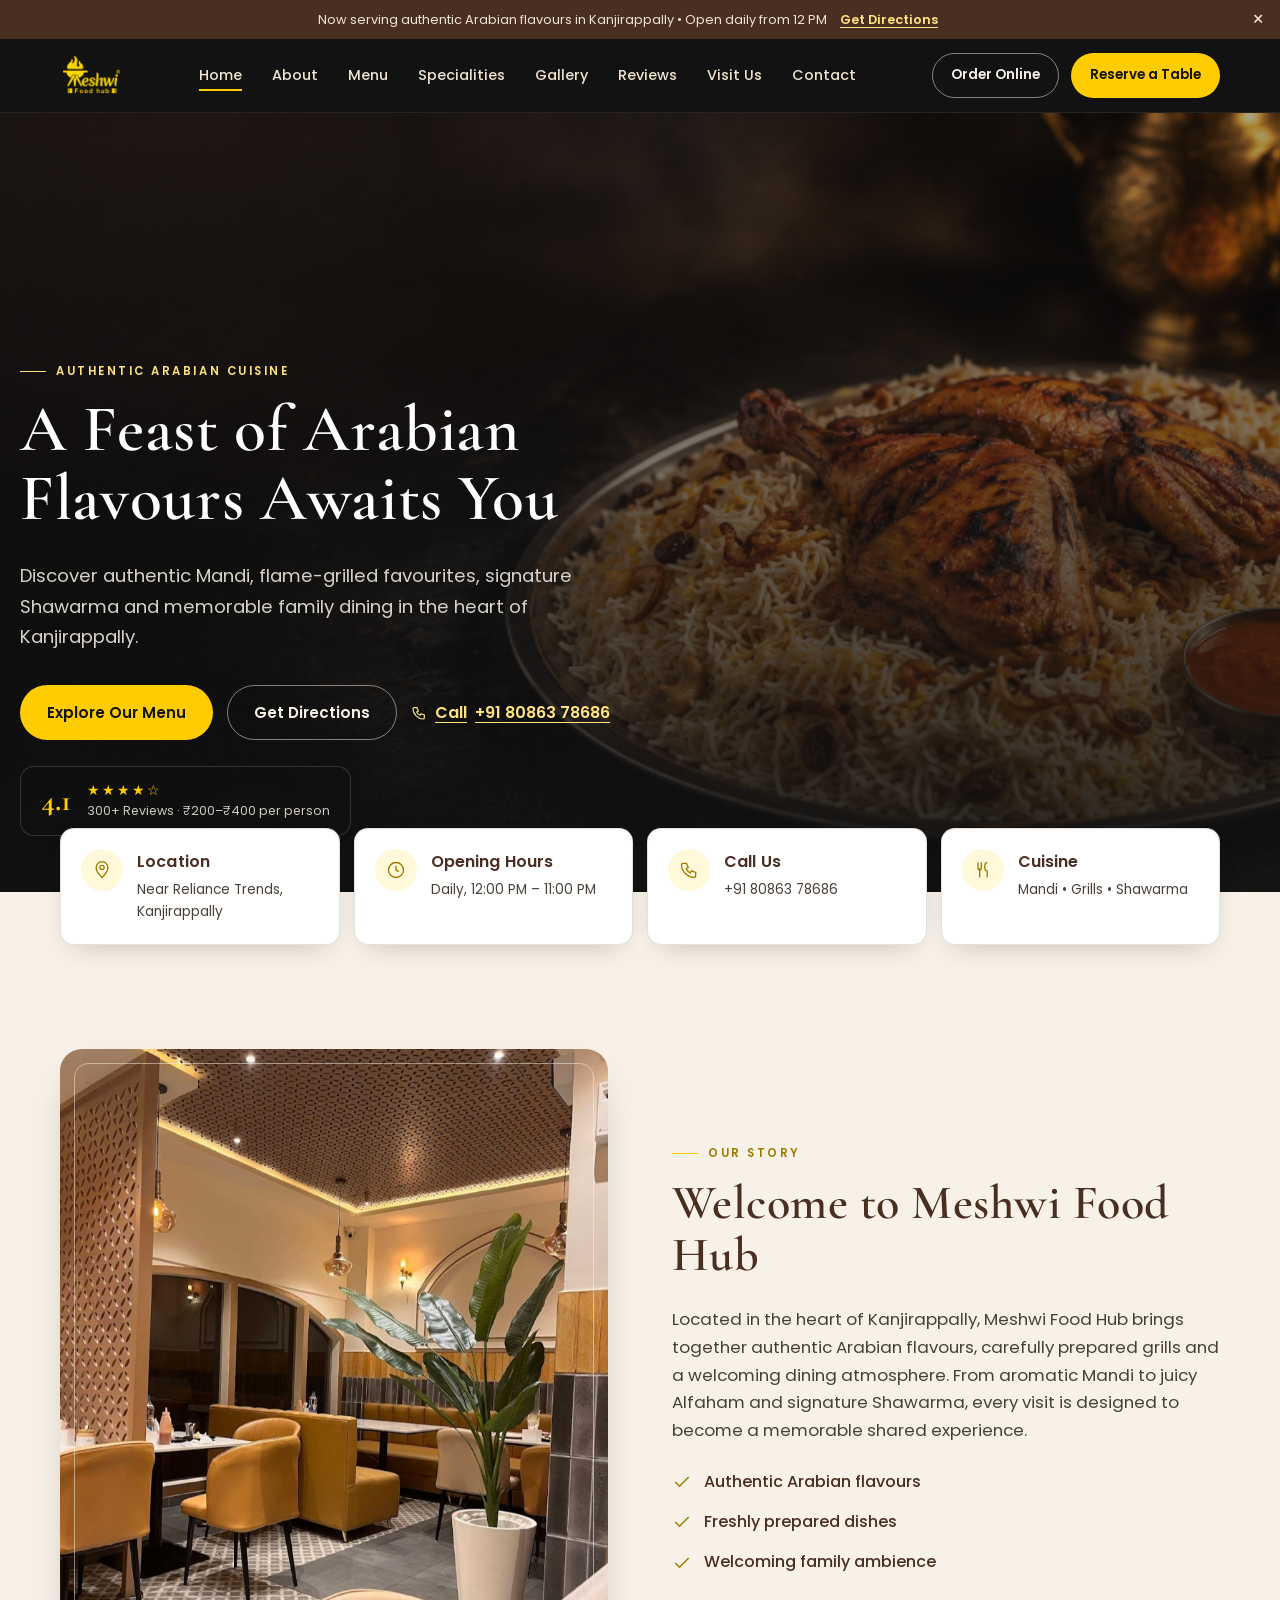
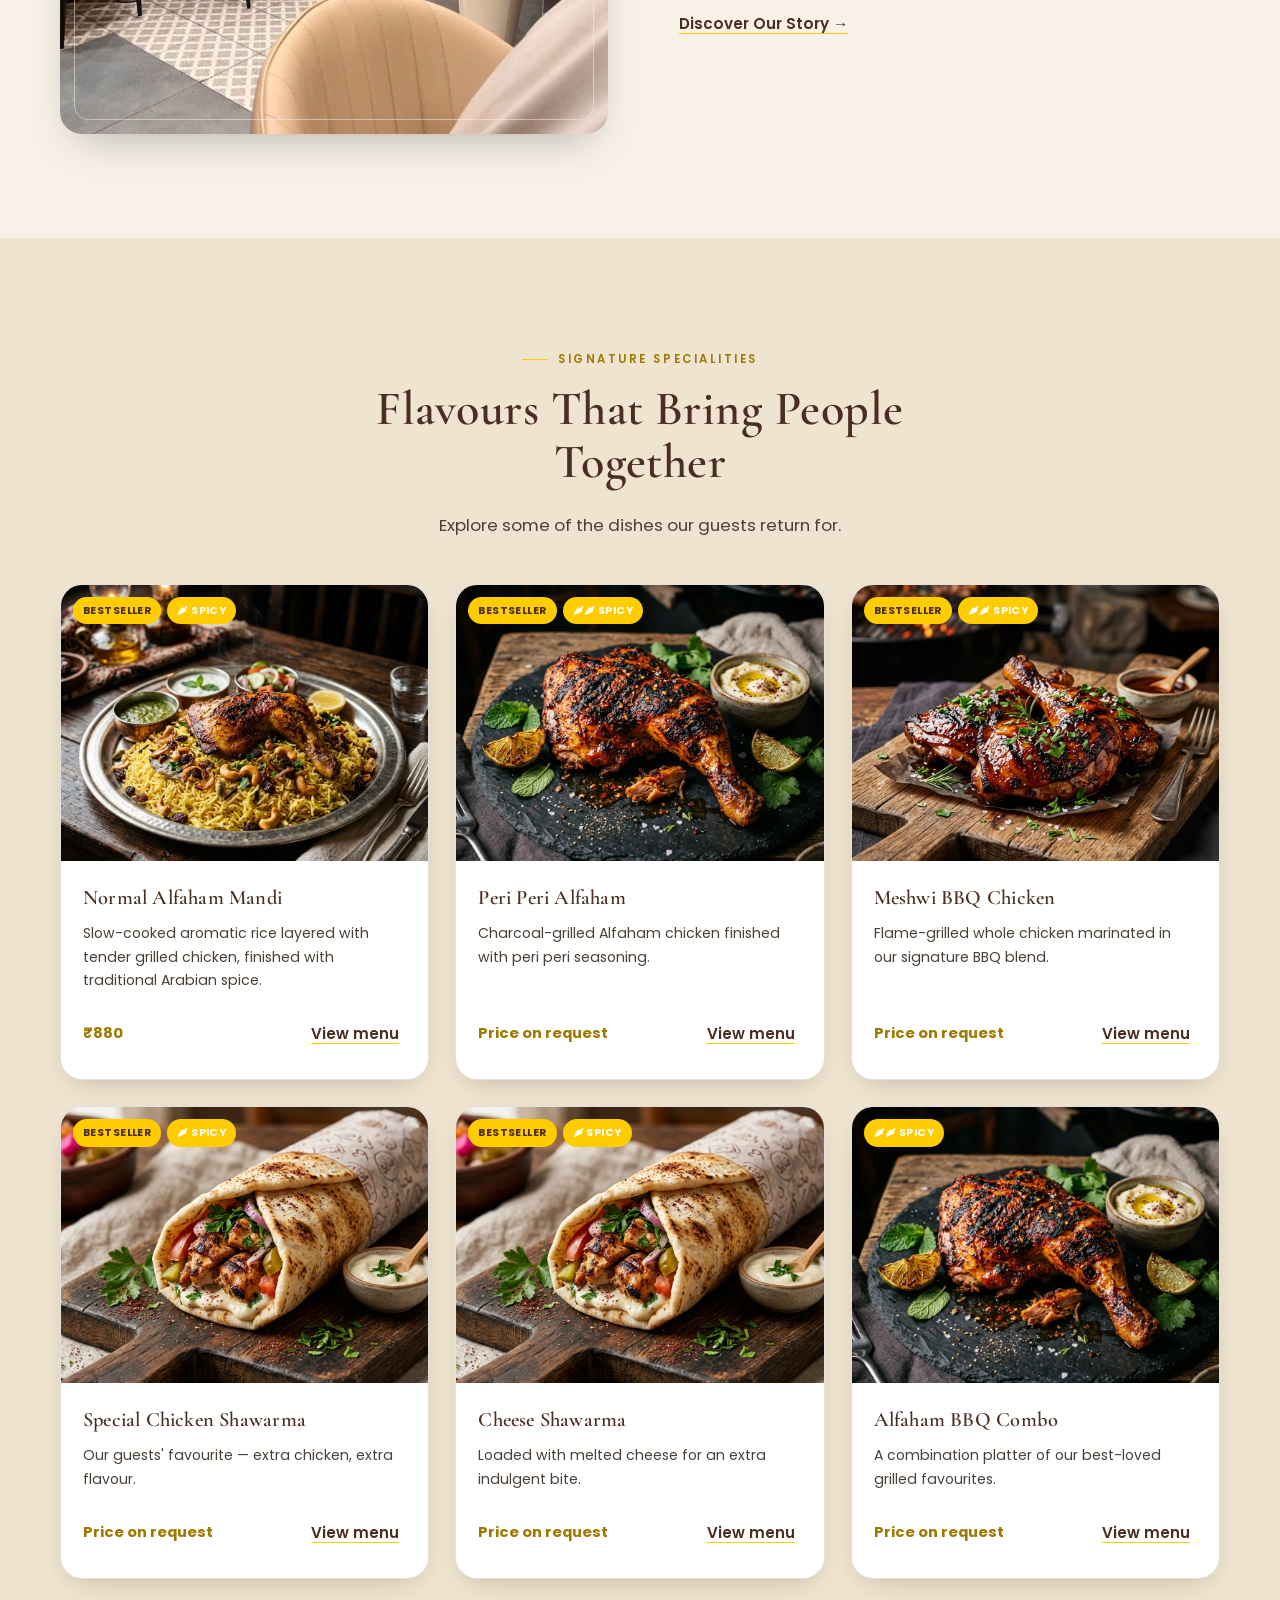
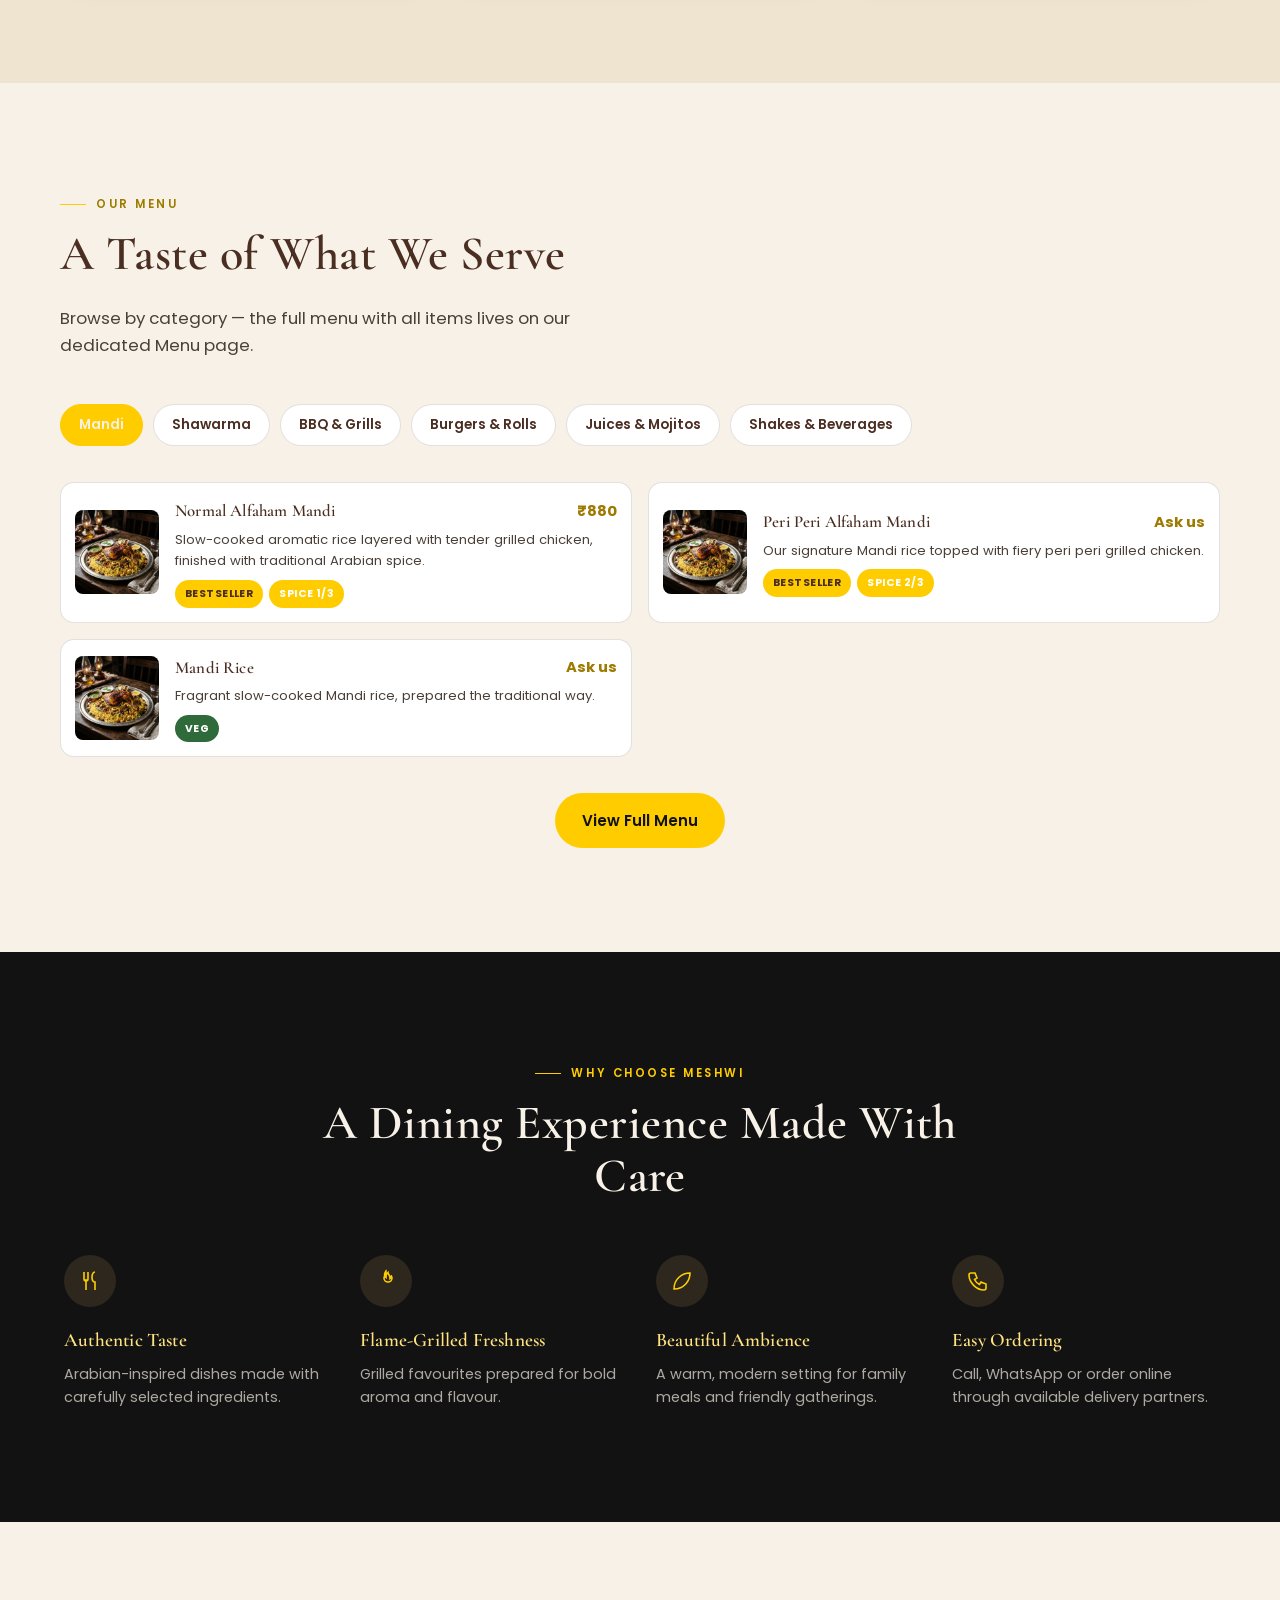
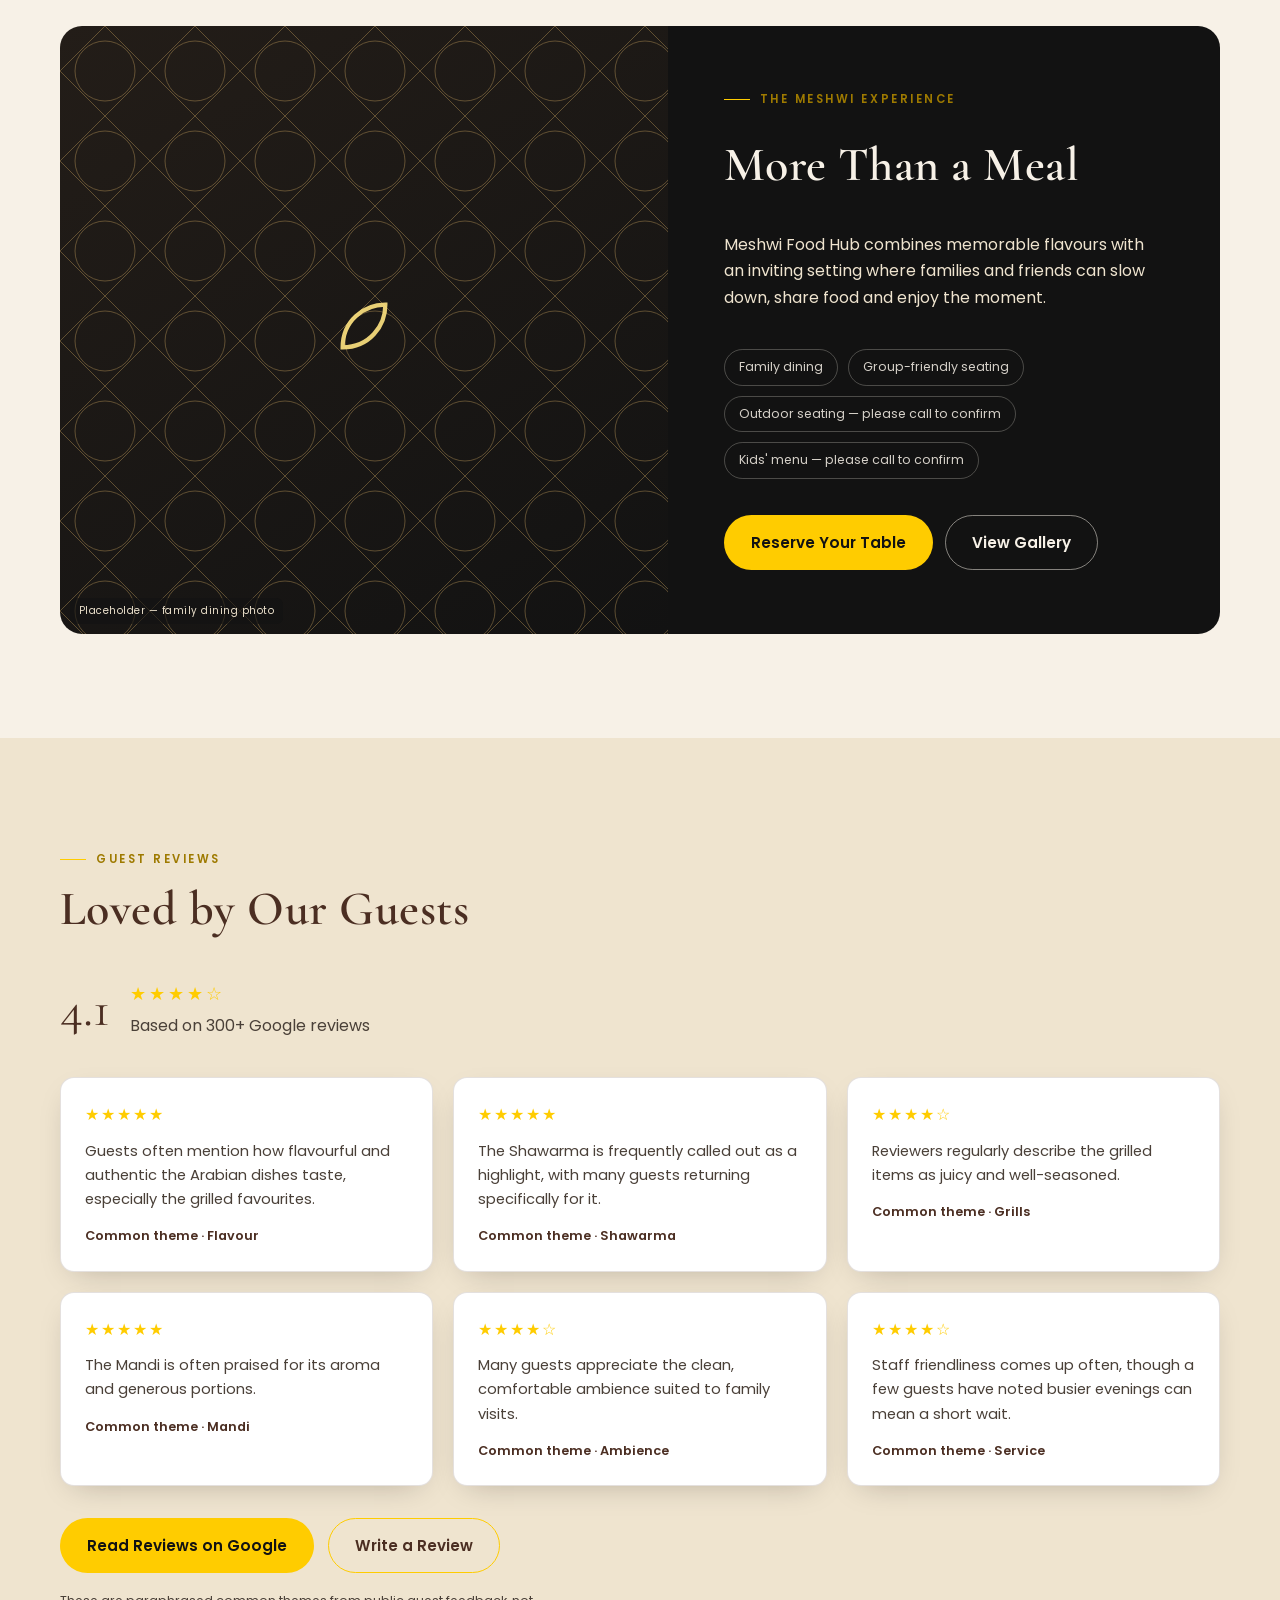
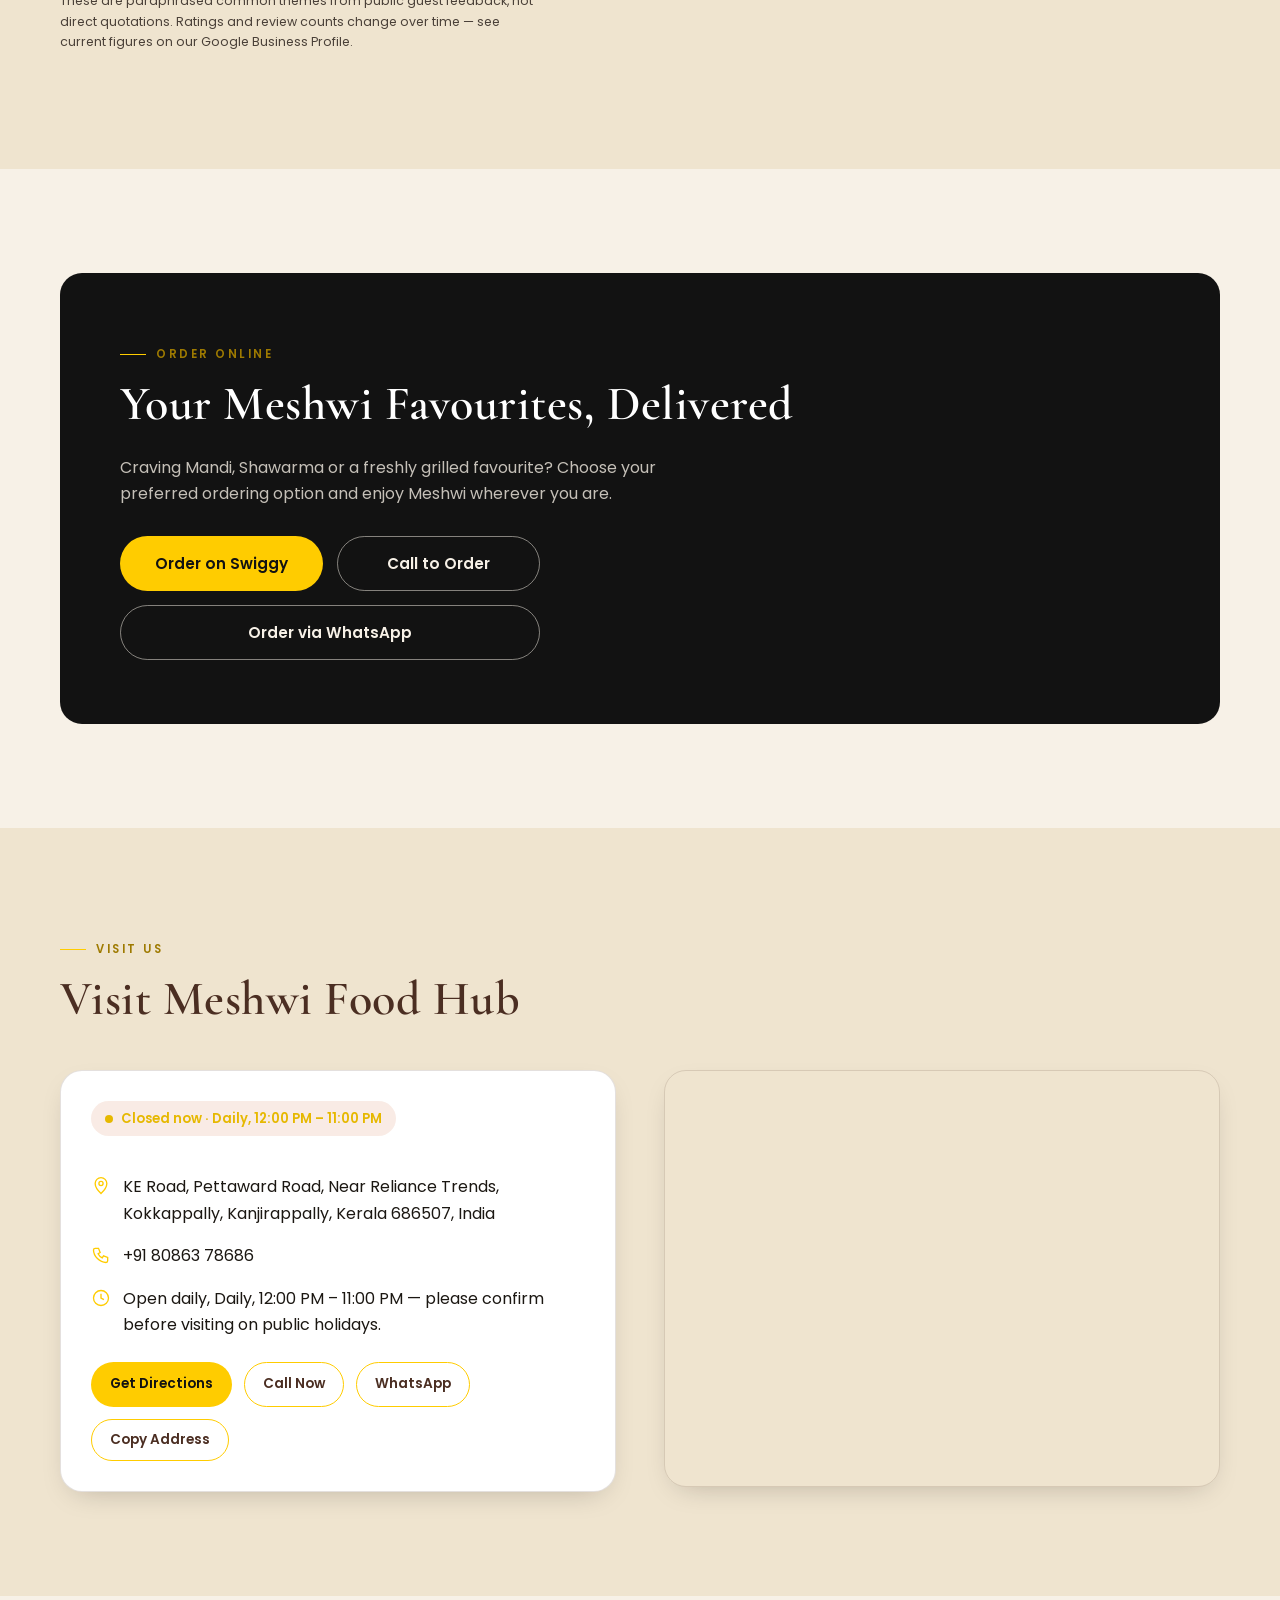
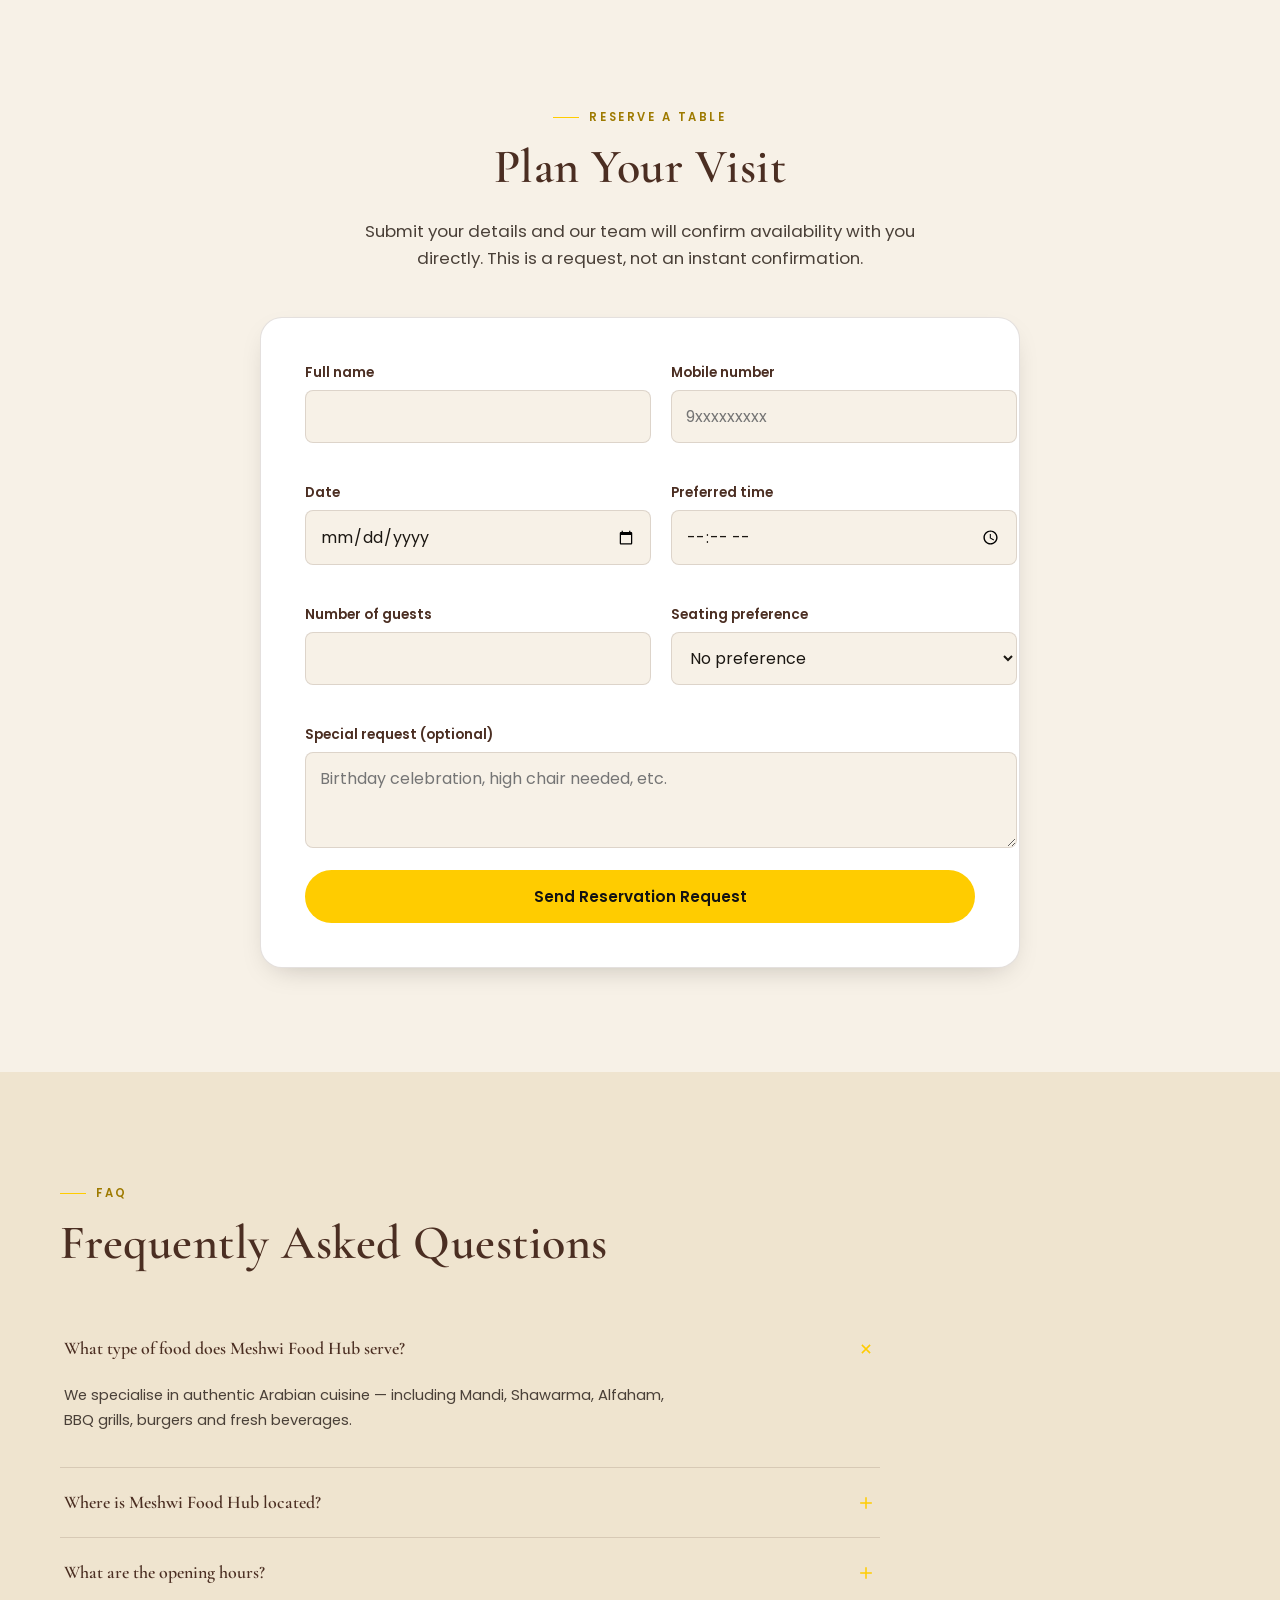
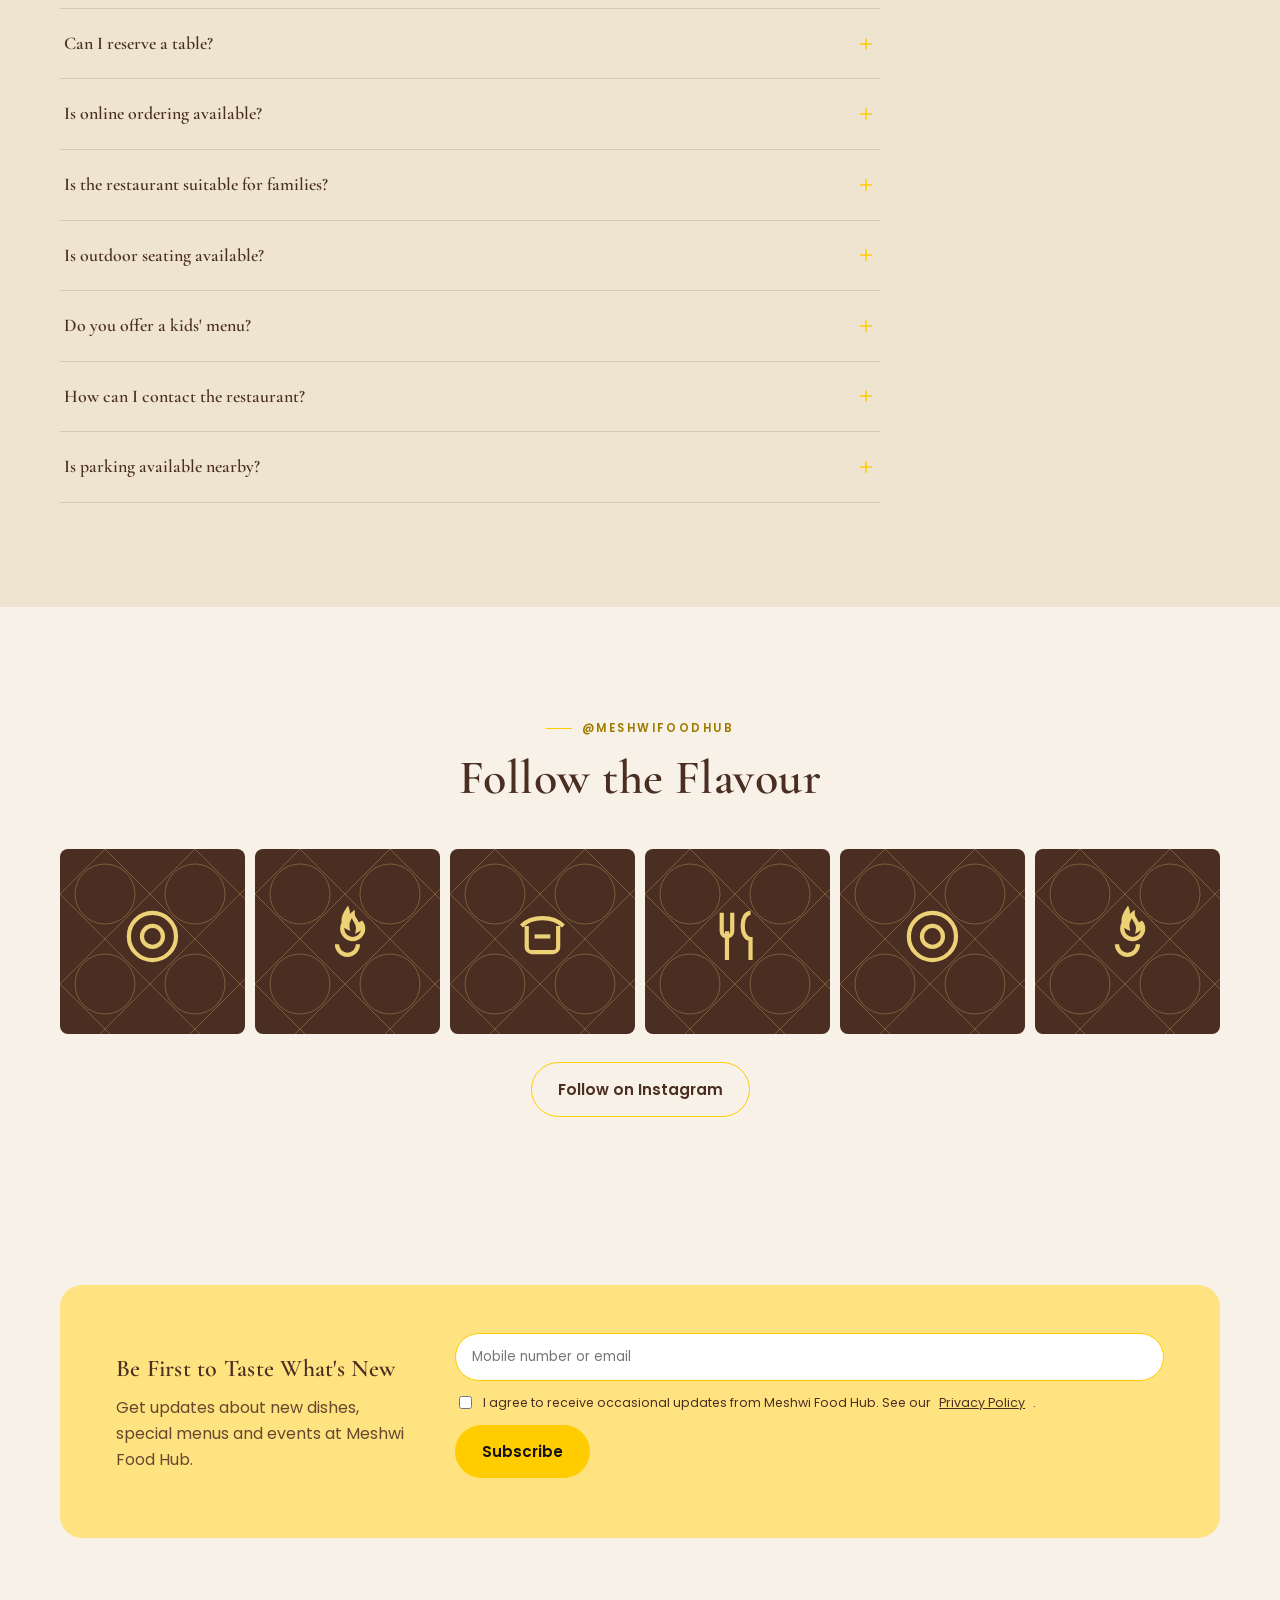
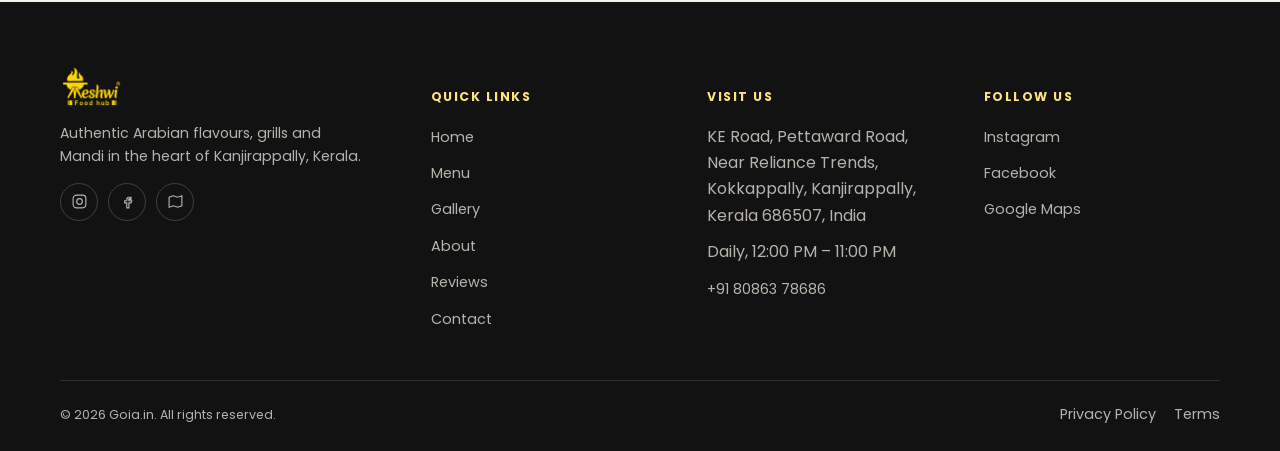
<file: index.html>
<!DOCTYPE html>
<html lang="en">
<head>
<meta charset="UTF-8">
<meta name="viewport" content="width=device-width, initial-scale=1, viewport-fit=cover">
<title>Meshwi Food Hub Kanjirappally | Mandi, Shawarma & Arabian Cuisine</title>
<meta name="description" content="Experience authentic Mandi, Shawarma, Alfaham and Arabian grills at Meshwi Food Hub near Reliance Trends, Kanjirappally. View the menu, order online, get directions or reserve a table.">
<link rel="canonical" href="https://www.meshwifoodhub.com/">
<meta property="og:type" content="restaurant.restaurant">
<meta property="og:title" content="Meshwi Food Hub Kanjirappally | Mandi, Shawarma & Arabian Cuisine">
<meta property="og:description" content="Authentic Mandi, Shawarma, Alfaham and Arabian grills in Kanjirappally, Kerala. Order online, reserve a table, or visit us near Reliance Trends.">
<meta property="og:url" content="https://www.meshwifoodhub.com/">
<meta property="og:site_name" content="Meshwi Food Hub">
<meta name="twitter:card" content="summary_large_image">
<meta name="twitter:title" content="Meshwi Food Hub Kanjirappally">
<meta name="twitter:description" content="Authentic Mandi, Shawarma, Alfaham and Arabian grills in Kanjirappally, Kerala.">
<meta name="keywords" content="Meshwi Food Hub, Meshwi Kanjirappally, Arabian restaurant Kanjirappally, Mandi Kanjirappally, Shawarma Kanjirappally, Alfaham Kanjirappally, grilled chicken Kanjirappally, family restaurant Kanjirappally, restaurants near Reliance Trends Kanjirappally, Arabian food Kottayam">
<link rel="preconnect" href="https://fonts.googleapis.com">
<link rel="preconnect" href="https://fonts.gstatic.com" crossorigin>
<link href="https://fonts.googleapis.com/css2?family=Cormorant+Garamond:wght@500;600;700&family=Poppins:wght@400;500;600;700&display=swap" rel="stylesheet">
<link rel="stylesheet" href="css/style.css">
<script type="application/ld+json">
{
  "@context": "https://schema.org",
  "@type": "Restaurant",
  "name": "Meshwi Food Hub",
  "url": "https://www.meshwifoodhub.com/",
  "telephone": "+91-80863-78686",
  "servesCuisine": ["Arabian", "Mandi", "Shawarma", "Grills"],
  "priceRange": "₹200–₹400",
  "address": {
    "@type": "PostalAddress",
    "streetAddress": "KE Road, Pettaward Road, Near Reliance Trends, Kokkappally",
    "addressLocality": "Kanjirappally",
    "addressRegion": "Kerala",
    "postalCode": "686507",
    "addressCountry": "IN"
  },
  "openingHoursSpecification": {
    "@type": "OpeningHoursSpecification",
    "dayOfWeek": ["Monday","Tuesday","Wednesday","Thursday","Friday","Saturday","Sunday"],
    "opens": "12:00",
    "closes": "23:00"
  },
  "sameAs": [
    "https://www.instagram.com/meshwifoodhub/",
    "https://www.facebook.com/meshwifood/"
  ],
  "menu": "https://www.meshwifoodhub.com/menu.html"
}
</script>
</head>
<body>
<a class="skip-link" href="#main">Skip to content</a>

<!-- ANNOUNCEMENT BAR -->
<div class="announcement">
  Now serving authentic Arabian flavours in Kanjirappally • Open daily from 12 PM
  <a data-config-href="maps.directionsUrl" href="#" target="_blank" rel="noopener noreferrer">Get Directions</a>
  <button class="announcement__close" aria-label="Close announcement">&times;</button>
</div>

<!-- HEADER -->
<header class="site-header">
  <div class="container header-inner">
    <a href="index.html" class="brand" aria-label="Meshwi Food Hub home">
      <img src="assets/logo.png" alt="Meshwi Food Hub" class="brand-logo">
    </a>
    <nav class="main-nav" aria-label="Primary">
      <ul>
        <li><a href="index.html" class="active">Home</a></li>
        <li><a href="about.html">About</a></li>
        <li><a href="menu.html">Menu</a></li>
        <li><a href="index.html#specialities">Specialities</a></li>
        <li><a href="gallery.html">Gallery</a></li>
        <li><a href="index.html#reviews">Reviews</a></li>
        <li><a href="index.html#visit">Visit Us</a></li>
        <li><a href="contact.html">Contact</a></li>
      </ul>
    </nav>
    <div class="header-actions">
      <a href="index.html#order" class="btn btn-outline-light btn-sm">Order Online</a>
      <a href="index.html#reserve" class="btn btn-primary btn-sm">Reserve a Table</a>
      <button class="hamburger" data-menu-open aria-expanded="false" aria-controls="mobileMenu" aria-label="Open menu">
        <svg viewBox="0 0 24 24" fill="none" stroke="currentColor" stroke-width="1.8"><path d="M4 7h16M4 12h16M4 17h16"/></svg>
      </button>
    </div>
  </div>
</header>

<!-- MOBILE MENU -->
<div class="mobile-menu" id="mobileMenu">
  <div class="mobile-menu__backdrop"></div>
  <div class="mobile-menu__panel" role="dialog" aria-modal="true" aria-label="Site menu">
    <div class="mobile-menu__top">
      <span class="brand-word"><b>MESHWI</b><em>Food Hub</em></span>
      <button class="mobile-menu__close" data-menu-close aria-label="Close menu">
        <svg viewBox="0 0 24 24" fill="none" stroke="currentColor" stroke-width="1.8"><path d="M6 6l12 12M18 6 6 18"/></svg>
      </button>
    </div>
    <nav aria-label="Mobile primary">
      <ul>
        <li><a href="index.html">Home</a></li>
        <li><a href="about.html">About</a></li>
        <li><a href="menu.html">Menu</a></li>
        <li><a href="index.html#specialities">Specialities</a></li>
        <li><a href="gallery.html">Gallery</a></li>
        <li><a href="index.html#reviews">Reviews</a></li>
        <li><a href="index.html#visit">Visit Us</a></li>
        <li><a href="contact.html">Contact</a></li>
      </ul>
    </nav>
    <div class="mobile-menu__actions">
      <a href="index.html#order" class="btn btn-primary btn-block">Order Online</a>
      <a href="index.html#reserve" class="btn btn-outline-light btn-block">Reserve a Table</a>
    </div>
  </div>
</div>

<main id="main">

  <!-- HERO -->
  <section class="hero">
    <div class="container hero__inner">
      <div class="hero__content">
        <span class="eyebrow">Authentic Arabian Cuisine</span>
        <h1>A Feast of Arabian Flavours Awaits You</h1>
        <p class="lead">Discover authentic Mandi, flame-grilled favourites, signature Shawarma and memorable family dining in the heart of Kanjirappally.</p>
        <div class="hero__ctas">
          <a href="menu.html" class="btn btn-primary">Explore Our Menu</a>
          <a data-config-href="maps.directionsUrl" href="#" target="_blank" rel="noopener noreferrer" class="btn btn-outline-light">Get Directions</a>
          <a data-config-href="phone.link" href="#" class="hero__call">
            <svg viewBox="0 0 24 24" fill="none" stroke="currentColor" stroke-width="1.8"><path d="M5 4h4l2 5-2.5 1.5a11 11 0 0 0 5 5L15 13l5 2v4a2 2 0 0 1-2 2C10.5 21 3 13.5 3 6a2 2 0 0 1 2-2Z"/></svg>
            Call <span data-config="phone.display">+91 80863 78686</span>
          </a>
        </div>
        <div class="rating-card">
          <div class="rating-card__score">4.1</div>
          <div class="rating-card__meta">
            <span class="rating-card__stars">★★★★☆</span><br>
            300+ Reviews · ₹200–₹400 per person
          </div>
        </div>
      </div>
    </div>
  </section>

  <!-- QUICK INFO STRIP -->
  <section class="info-strip">
    <div class="container">
      <div class="info-grid">
        <a class="info-card" data-config-href="maps.directionsUrl" href="#" target="_blank" rel="noopener noreferrer">
          <span class="info-card__icon"><svg viewBox="0 0 24 24" fill="none" stroke="currentColor" stroke-width="1.6"><path d="M12 21s7-6.5 7-12a7 7 0 1 0-14 0c0 5.5 7 12 7 12Z"/><circle cx="12" cy="9" r="2.5"/></svg></span>
          <span><h4>Location</h4><p>Near Reliance Trends, Kanjirappally</p></span>
        </a>
        <div class="info-card">
          <span class="info-card__icon"><svg viewBox="0 0 24 24" fill="none" stroke="currentColor" stroke-width="1.6"><circle cx="12" cy="12" r="9"/><path d="M12 7v5l3.5 2"/></svg></span>
          <span><h4>Opening Hours</h4><p data-config="hours.displayText">Daily, 12:00 PM–11:00 PM</p></span>
        </div>
        <a class="info-card" data-config-href="phone.link" href="#">
          <span class="info-card__icon"><svg viewBox="0 0 24 24" fill="none" stroke="currentColor" stroke-width="1.6"><path d="M5 4h4l2 5-2.5 1.5a11 11 0 0 0 5 5L15 13l5 2v4a2 2 0 0 1-2 2C10.5 21 3 13.5 3 6a2 2 0 0 1 2-2Z"/></svg></span>
          <span><h4>Call Us</h4><p data-config="phone.display">+91 80863 78686</p></span>
        </a>
        <a class="info-card" href="menu.html">
          <span class="info-card__icon"><svg viewBox="0 0 24 24" fill="none" stroke="currentColor" stroke-width="1.6"><path d="M6 3v7a2 2 0 0 0 4 0V3"/><path d="M8 10v11"/><path d="M17 3c-1.7 0-3 2-3 5s1.3 5 3 5v8"/></svg></span>
          <span><h4>Cuisine</h4><p>Mandi • Grills • Shawarma</p></span>
        </a>
      </div>
    </div>
  </section>

  <!-- INTRODUCTION -->
  <section class="section" id="about">
    <div class="container about-grid">
      <div class="about-media">
        <img src="assets/interior-dining.jpg" alt="Meshwi Food Hub restaurant interior" loading="lazy" class="about-media__image" style="width:100%; height:100%; object-fit:cover; display:block;">
        <div class="about-media__frame"></div>
      </div>
      <div>
        <span class="eyebrow">Our Story</span>
        <h2 class="h-lg">Welcome to Meshwi Food Hub</h2>
        <p class="subhead">Located in the heart of Kanjirappally, Meshwi Food Hub brings together authentic Arabian flavours, carefully prepared grills and a welcoming dining atmosphere. From aromatic Mandi to juicy Alfaham and signature Shawarma, every visit is designed to become a memorable shared experience.</p>
        <div class="highlight-list">
          <div class="highlight-item"><svg viewBox="0 0 24 24" fill="none" stroke="currentColor" stroke-width="1.8"><path d="M20 6 9 17l-5-5"/></svg> Authentic Arabian flavours</div>
          <div class="highlight-item"><svg viewBox="0 0 24 24" fill="none" stroke="currentColor" stroke-width="1.8"><path d="M20 6 9 17l-5-5"/></svg> Freshly prepared dishes</div>
          <div class="highlight-item"><svg viewBox="0 0 24 24" fill="none" stroke="currentColor" stroke-width="1.8"><path d="M20 6 9 17l-5-5"/></svg> Welcoming family ambience</div>
        </div>
        <a href="about.html" class="btn btn-ghost">Discover Our Story →</a>
      </div>
    </div>
  </section>

  <!-- SIGNATURE SPECIALITIES -->
  <section class="section section--soft" id="specialities">
    <div class="container">
      <div class="section-head center">
        <span class="eyebrow">Signature Specialities</span>
        <h2 class="h-lg">Flavours That Bring People Together</h2>
        <p class="subhead" style="margin-left:auto;margin-right:auto;">Explore some of the dishes our guests return for.</p>
      </div>
      <div class="card-grid" data-speciality-cards></div>
    </div>
  </section>

  <!-- MENU PREVIEW -->
  <section class="section" id="menu">
    <div class="container">
      <div class="section-head">
        <span class="eyebrow">Our Menu</span>
        <h2 class="h-lg">A Taste of What We Serve</h2>
        <p class="subhead">Browse by category — the full menu with all items lives on our dedicated Menu page.</p>
      </div>
      <div class="menu-tabs" data-menu-preview-tabs></div>
      <div class="menu-list" data-menu-preview></div>
      <div class="text-center" style="margin-top:36px;">
        <a href="menu.html" class="btn btn-primary">View Full Menu</a>
      </div>
    </div>
  </section>

  <!-- WHY CHOOSE MESHWI -->
  <section class="section section--charcoal">
    <div class="container">
      <div class="section-head center">
        <span class="eyebrow">Why Choose Meshwi</span>
        <h2 class="h-lg">A Dining Experience Made With Care</h2>
      </div>
      <div class="feature-grid">
        <div class="feature-card">
          <div class="feature-card__icon"><svg viewBox="0 0 24 24" fill="none" stroke="currentColor" stroke-width="1.6"><path d="M6 3v7a2 2 0 0 0 4 0V3"/><path d="M8 10v11"/><path d="M17 3c-1.7 0-3 2-3 5s1.3 5 3 5v8"/></svg></div>
          <h3>Authentic Taste</h3>
          <p>Arabian-inspired dishes made with carefully selected ingredients.</p>
        </div>
        <div class="feature-card">
          <div class="feature-card__icon"><svg viewBox="0 0 24 24" fill="none" stroke="currentColor" stroke-width="1.6"><path d="M12 2c1 3-2 4-2 7a4 4 0 0 0 8 0c0-1.5-1-2.5-1-2.5.7 2-1 3-1 3 .5-3-2-4-2-6 0 0-2.5 2-2 5-2-1-2-3.5 0-6.5Z"/></svg></div>
          <h3>Flame-Grilled Freshness</h3>
          <p>Grilled favourites prepared for bold aroma and flavour.</p>
        </div>
        <div class="feature-card">
          <div class="feature-card__icon"><svg viewBox="0 0 24 24" fill="none" stroke="currentColor" stroke-width="1.6"><path d="M4 20C4 10 12 4 20 4c0 8-6 16-16 16Z"/></svg></div>
          <h3>Beautiful Ambience</h3>
          <p>A warm, modern setting for family meals and friendly gatherings.</p>
        </div>
        <div class="feature-card">
          <div class="feature-card__icon"><svg viewBox="0 0 24 24" fill="none" stroke="currentColor" stroke-width="1.6"><path d="M5 4h4l2 5-2.5 1.5a11 11 0 0 0 5 5L15 13l5 2v4a2 2 0 0 1-2 2C10.5 21 3 13.5 3 6a2 2 0 0 1 2-2Z"/></svg></div>
          <h3>Easy Ordering</h3>
          <p>Call, WhatsApp or order online through available delivery partners.</p>
        </div>
      </div>
    </div>
  </section>

  <!-- AMBIENCE STORY -->
  <section class="section">
    <div class="container">
      <div class="story">
        <div class="story__grid">
          <div class="story__media">
            <div class="placeholder-photo" data-tone="charcoal">
              <div class="placeholder-photo__icon"><svg viewBox="0 0 24 24" fill="none" stroke="currentColor" stroke-width="1.6"><path d="M4 20C4 10 12 4 20 4c0 8-6 16-16 16Z"/></svg></div>
              <span class="placeholder-photo__label">Placeholder — family dining photo</span>
            </div>
          </div>
          <div class="story__content">
            <span class="eyebrow">The Meshwi Experience</span>
            <h2 class="h-lg">More Than a Meal</h2>
            <p>Meshwi Food Hub combines memorable flavours with an inviting setting where families and friends can slow down, share food and enjoy the moment.</p>
            <div class="story__tags">
              <span class="story__tag">Family dining</span>
              <span class="story__tag">Group-friendly seating</span>
              <span class="story__tag">Outdoor seating — please call to confirm</span>
              <span class="story__tag">Kids' menu — please call to confirm</span>
            </div>
            <div class="story__ctas">
              <a href="index.html#reserve" class="btn btn-primary">Reserve Your Table</a>
              <a href="gallery.html" class="btn btn-outline-light">View Gallery</a>
            </div>
          </div>
        </div>
      </div>
    </div>
  </section>

  <!-- REVIEWS -->
  <section class="section section--soft" id="reviews">
    <div class="container">
      <div class="section-head">
        <span class="eyebrow">Guest Reviews</span>
        <h2 class="h-lg">Loved by Our Guests</h2>
      </div>
      <div class="review-summary">
        <div class="review-summary__score">4.1</div>
        <div>
          <div class="review-summary__stars">★★★★☆</div>
          <p style="margin:4px 0 0;color:var(--ink-soft);">Based on 300+ Google reviews</p>
        </div>
      </div>
      <div class="review-grid">
        <div class="review-card"><span class="review-card__stars">★★★★★</span><p>Guests often mention how flavourful and authentic the Arabian dishes taste, especially the grilled favourites.</p><div class="review-card__meta">Common theme · Flavour</div></div>
        <div class="review-card"><span class="review-card__stars">★★★★★</span><p>The Shawarma is frequently called out as a highlight, with many guests returning specifically for it.</p><div class="review-card__meta">Common theme · Shawarma</div></div>
        <div class="review-card"><span class="review-card__stars">★★★★☆</span><p>Reviewers regularly describe the grilled items as juicy and well-seasoned.</p><div class="review-card__meta">Common theme · Grills</div></div>
        <div class="review-card"><span class="review-card__stars">★★★★★</span><p>The Mandi is often praised for its aroma and generous portions.</p><div class="review-card__meta">Common theme · Mandi</div></div>
        <div class="review-card"><span class="review-card__stars">★★★★☆</span><p>Many guests appreciate the clean, comfortable ambience suited to family visits.</p><div class="review-card__meta">Common theme · Ambience</div></div>
        <div class="review-card"><span class="review-card__stars">★★★★☆</span><p>Staff friendliness comes up often, though a few guests have noted busier evenings can mean a short wait.</p><div class="review-card__meta">Common theme · Service</div></div>
      </div>
      <div class="review-actions">
        <a data-config-href="reviews.googleReviewUrl" href="#" target="_blank" rel="noopener noreferrer" class="btn btn-primary">Read Reviews on Google</a>
        <a data-config-href="reviews.googleReviewUrl" href="#" target="_blank" rel="noopener noreferrer" class="btn btn-outline">Write a Review</a>
      </div>
      <p class="review-note">These are paraphrased common themes from public guest feedback, not direct quotations. Ratings and review counts change over time — see current figures on our Google Business Profile.</p>
    </div>
  </section>

  <!-- ORDERING -->
  <section class="section" id="order">
    <div class="container">
      <div class="order-panel">
        <span class="eyebrow">Order Online</span>
        <h2 class="h-lg">Your Meshwi Favourites, Delivered</h2>
        <p style="max-width:56ch;color:rgba(247,241,231,.78);">Craving Mandi, Shawarma or a freshly grilled favourite? Choose your preferred ordering option and enjoy Meshwi wherever you are.</p>
        <div class="order-btns">
          <a data-config-href="ordering.swiggyUrl" href="#" target="_blank" rel="noopener noreferrer" class="btn btn-primary">Order on Swiggy</a>
          <a data-config-href="phone.link" href="#" class="btn btn-outline-light">Call to Order</a>
          <a data-whatsapp-order href="#" target="_blank" rel="noopener noreferrer" class="btn btn-outline-light" style="grid-column:1/-1;">Order via WhatsApp</a>
        </div>
      </div>
    </div>
  </section>

  <!-- LOCATION, CONTACT & RESERVATION -->
  <section class="section section--soft" id="visit">
    <div class="container">
      <div class="section-head">
        <span class="eyebrow">Visit Us</span>
        <h2 class="h-lg">Visit Meshwi Food Hub</h2>
      </div>
      <div class="location-grid">
        <div>
          <div class="location-card">
            <span class="open-indicator" data-open-indicator>Checking hours…</span>
            <ul class="contact-list">
              <li><svg viewBox="0 0 24 24" fill="none" stroke="currentColor" stroke-width="1.6"><path d="M12 21s7-6.5 7-12a7 7 0 1 0-14 0c0 5.5 7 12 7 12Z"/><circle cx="12" cy="9" r="2.5"/></svg><span data-config="address.full">KE Road, Pettaward Road, Near Reliance Trends, Kokkappally, Kanjirappally, Kerala 686507, India</span></li>
              <li><svg viewBox="0 0 24 24" fill="none" stroke="currentColor" stroke-width="1.6"><path d="M5 4h4l2 5-2.5 1.5a11 11 0 0 0 5 5L15 13l5 2v4a2 2 0 0 1-2 2C10.5 21 3 13.5 3 6a2 2 0 0 1 2-2Z"/></svg><span data-config="phone.display">+91 80863 78686</span></li>
              <li><svg viewBox="0 0 24 24" fill="none" stroke="currentColor" stroke-width="1.6"><circle cx="12" cy="12" r="9"/><path d="M12 7v5l3.5 2"/></svg><span>Open daily, <span data-config="hours.displayText">12:00 PM–11:00 PM</span> — please confirm before visiting on public holidays.</span></li>
            </ul>
            <div class="contact-actions">
              <a data-config-href="maps.directionsUrl" href="#" target="_blank" rel="noopener noreferrer" class="btn btn-primary btn-sm">Get Directions</a>
              <a data-config-href="phone.link" href="#" class="btn btn-outline btn-sm">Call Now</a>
              <a data-config-href="whatsapp.baseLink" href="#" target="_blank" rel="noopener noreferrer" class="btn btn-outline btn-sm">WhatsApp</a>
              <button class="btn btn-outline btn-sm" data-copy-address type="button">Copy Address</button>
            </div>
          </div>
        </div>
        <div class="map-embed">
          <iframe data-config-href="maps.embedUrl" src="" loading="lazy" referrerpolicy="no-referrer-when-downgrade" title="Meshwi Food Hub location map" allowfullscreen></iframe>
        </div>
      </div>
    </div>
  </section>

  <!-- RESERVATION FORM -->
  <section class="section" id="reserve">
    <div class="container">
      <div class="section-head center">
        <span class="eyebrow">Reserve a Table</span>
        <h2 class="h-lg">Plan Your Visit</h2>
        <p class="subhead" style="margin-left:auto;margin-right:auto;">Submit your details and our team will confirm availability with you directly. This is a request, not an instant confirmation.</p>
      </div>
      <div class="form-card" style="max-width:760px;margin:0 auto;">
        <form data-reservation-form novalidate>
          <div class="form-grid">
            <div class="field">
              <label for="res-name">Full name</label>
              <input type="text" id="res-name" name="name" required autocomplete="name">
              <span class="field-error" role="alert"></span>
            </div>
            <div class="field">
              <label for="res-mobile">Mobile number</label>
              <input type="tel" id="res-mobile" name="mobile" placeholder="9xxxxxxxxx" required autocomplete="tel" inputmode="numeric">
              <span class="field-error" role="alert"></span>
            </div>
            <div class="field">
              <label for="res-date">Date</label>
              <input type="date" id="res-date" name="date" required>
              <span class="field-error" role="alert"></span>
            </div>
            <div class="field">
              <label for="res-time">Preferred time</label>
              <input type="time" id="res-time" name="time" required>
              <span class="field-error" role="alert"></span>
            </div>
            <div class="field">
              <label for="res-guests">Number of guests</label>
              <input type="number" id="res-guests" name="guests" min="1" max="30" required>
              <span class="field-error" role="alert"></span>
            </div>
            <div class="field">
              <label for="res-seating">Seating preference</label>
              <select id="res-seating" name="seating">
                <option value="">No preference</option>
                <option value="Indoor">Indoor</option>
                <option value="Outdoor (subject to availability)">Outdoor (subject to availability)</option>
              </select>
            </div>
            <div class="field full">
              <label for="res-request">Special request (optional)</label>
              <textarea id="res-request" name="request" placeholder="Birthday celebration, high chair needed, etc."></textarea>
            </div>
          </div>
          <button type="submit" class="btn btn-primary btn-block" style="margin-top:22px;">Send Reservation Request</button>
          <div class="form-status" data-form-status role="status" aria-live="polite"></div>
        </form>
      </div>
    </div>
  </section>

  <!-- FAQ -->
  <section class="section section--soft">
    <div class="container">
      <div class="section-head">
        <span class="eyebrow">FAQ</span>
        <h2 class="h-lg">Frequently Asked Questions</h2>
      </div>
      <div class="faq-list">
        <details class="faq-item" open>
          <summary>What type of food does Meshwi Food Hub serve?<svg viewBox="0 0 24 24" fill="none" stroke="currentColor" stroke-width="1.8"><path d="M12 5v14M5 12h14"/></svg></summary>
          <p>We specialise in authentic Arabian cuisine — including Mandi, Shawarma, Alfaham, BBQ grills, burgers and fresh beverages.</p>
        </details>
        <details class="faq-item">
          <summary>Where is Meshwi Food Hub located?<svg viewBox="0 0 24 24" fill="none" stroke="currentColor" stroke-width="1.8"><path d="M12 5v14M5 12h14"/></svg></summary>
          <p>We're on KE Road, Pettaward Road, near Reliance Trends, Kokkappally, Kanjirappally, Kerala 686507.</p>
        </details>
        <details class="faq-item">
          <summary>What are the opening hours?<svg viewBox="0 0 24 24" fill="none" stroke="currentColor" stroke-width="1.8"><path d="M12 5v14M5 12h14"/></svg></summary>
          <p>We're open daily from 12:00 PM to 11:00 PM. Please call us to confirm hours on public holidays.</p>
        </details>
        <details class="faq-item">
          <summary>Can I reserve a table?<svg viewBox="0 0 24 24" fill="none" stroke="currentColor" stroke-width="1.8"><path d="M12 5v14M5 12h14"/></svg></summary>
          <p>Yes — use our reservation form above or call us directly. Reservations are confirmed by our team, not automatically.</p>
        </details>
        <details class="faq-item">
          <summary>Is online ordering available?<svg viewBox="0 0 24 24" fill="none" stroke="currentColor" stroke-width="1.8"><path d="M12 5v14M5 12h14"/></svg></summary>
          <p>Yes, you can order through Swiggy, or place an order directly by calling us or messaging on WhatsApp.</p>
        </details>
        <details class="faq-item">
          <summary>Is the restaurant suitable for families?<svg viewBox="0 0 24 24" fill="none" stroke="currentColor" stroke-width="1.8"><path d="M12 5v14M5 12h14"/></svg></summary>
          <p>Yes, Meshwi Food Hub offers a family-friendly dine-in atmosphere suited to groups, families and friends.</p>
        </details>
        <details class="faq-item">
          <summary>Is outdoor seating available?<svg viewBox="0 0 24 24" fill="none" stroke="currentColor" stroke-width="1.8"><path d="M12 5v14M5 12h14"/></svg></summary>
          <p>Please call us to confirm current outdoor seating availability.</p>
        </details>
        <details class="faq-item">
          <summary>Do you offer a kids' menu?<svg viewBox="0 0 24 24" fill="none" stroke="currentColor" stroke-width="1.8"><path d="M12 5v14M5 12h14"/></svg></summary>
          <p>Please call us to confirm current kids' menu options.</p>
        </details>
        <details class="faq-item">
          <summary>How can I contact the restaurant?<svg viewBox="0 0 24 24" fill="none" stroke="currentColor" stroke-width="1.8"><path d="M12 5v14M5 12h14"/></svg></summary>
          <p>Call us at <span data-config="phone.display">+91 80863 78686</span>, message us on WhatsApp, or reach out via Instagram or Facebook.</p>
        </details>
        <details class="faq-item">
          <summary>Is parking available nearby?<svg viewBox="0 0 24 24" fill="none" stroke="currentColor" stroke-width="1.8"><path d="M12 5v14M5 12h14"/></svg></summary>
          <p>Please call us to confirm current parking availability near the restaurant.</p>
        </details>
      </div>
    </div>
  </section>

  <!-- INSTAGRAM -->
  <section class="section">
    <div class="container">
      <div class="section-head center">
        <span class="eyebrow">@meshwifoodhub</span>
        <h2 class="h-lg">Follow the Flavour</h2>
      </div>
      <div class="insta-grid" data-instagram></div>
      <div class="text-center" style="margin-top:28px;">
        <a data-config-href="social.instagram" href="#" target="_blank" rel="noopener noreferrer" class="btn btn-outline">Follow on Instagram</a>
      </div>
    </div>
  </section>

  <!-- NEWSLETTER -->
  <section class="section section-tight">
    <div class="container">
      <div class="newsletter">
        <div>
          <h2 style="margin-bottom:6px;">Be First to Taste What's New</h2>
          <p style="margin:0;color:var(--brown);opacity:.85;max-width:44ch;">Get updates about new dishes, special menus and events at Meshwi Food Hub.</p>
        </div>
        <form class="newsletter__form" data-newsletter-form>
          <input type="text" name="contact" placeholder="Mobile number or email" required>
          <label class="newsletter__consent">
            <input type="checkbox" required>
            I agree to receive occasional updates from Meshwi Food Hub. See our <a href="privacy-policy.html" style="text-decoration:underline;">Privacy Policy</a>.
          </label>
          <button type="submit" class="btn btn-primary">Subscribe</button>
          <span data-newsletter-status style="font-size:.82rem;width:100%;"></span>
        </form>
      </div>
    </div>
  </section>

</main>

<!-- FOOTER -->
<footer class="site-footer">
  <div class="container">
    <div class="footer-grid">
      <div class="footer-brand">
        <a href="index.html" class="brand">
          <img src="assets/logo.png" alt="Meshwi Food Hub" class="brand-logo">
        </a>
        <p>Authentic Arabian flavours, grills and Mandi in the heart of Kanjirappally, Kerala.</p>
        <div class="footer-social">
          <a data-config-href="social.instagram" href="#" target="_blank" rel="noopener noreferrer" aria-label="Instagram"><svg viewBox="0 0 24 24" fill="none" stroke="currentColor" stroke-width="1.6"><rect x="3" y="3" width="18" height="18" rx="5"/><circle cx="12" cy="12" r="4"/></svg></a>
          <a data-config-href="social.facebook" href="#" target="_blank" rel="noopener noreferrer" aria-label="Facebook"><svg viewBox="0 0 24 24" fill="none" stroke="currentColor" stroke-width="1.6"><path d="M14 9h3V6h-3a3 3 0 0 0-3 3v2H8v3h3v7h3v-7h3l1-3h-4V9a1 1 0 0 1 1-1Z"/></svg></a>
          <a data-config-href="maps.directionsUrl" href="#" target="_blank" rel="noopener noreferrer" aria-label="Google Maps"><svg viewBox="0 0 24 24" fill="none" stroke="currentColor" stroke-width="1.6"><path d="M9 4 3 6v14l6-2 6 2 6-2V4l-6 2-6-2Z"/></svg></a>
        </div>
      </div>
      <div>
        <h5>Quick Links</h5>
        <ul>
          <li><a href="index.html">Home</a></li>
          <li><a href="menu.html">Menu</a></li>
          <li><a href="gallery.html">Gallery</a></li>
          <li><a href="about.html">About</a></li>
          <li><a href="index.html#reviews">Reviews</a></li>
          <li><a href="contact.html">Contact</a></li>
        </ul>
      </div>
      <div>
        <h5>Visit Us</h5>
        <ul>
          <li><span data-config="address.full">KE Road, Pettaward Road, Near Reliance Trends, Kokkappally, Kanjirappally, Kerala 686507</span></li>
          <li><span data-config="hours.displayText">Daily, 12:00 PM–11:00 PM</span></li>
          <li><a data-config-href="phone.link" href="#" data-config="phone.display">+91 80863 78686</a></li>
        </ul>
      </div>
      <div>
        <h5>Follow Us</h5>
        <ul>
          <li><a data-config-href="social.instagram" href="#" target="_blank" rel="noopener noreferrer">Instagram</a></li>
          <li><a data-config-href="social.facebook" href="#" target="_blank" rel="noopener noreferrer">Facebook</a></li>
          <li><a data-config-href="maps.directionsUrl" href="#" target="_blank" rel="noopener noreferrer">Google Maps</a></li>
        </ul>
      </div>
    </div>
    <div class="footer-bottom">
      <span>© <span data-year>2026</span> Goia.in. All rights reserved.</span>
      <div class="footer-bottom-links">
        <a href="privacy-policy.html">Privacy Policy</a>
        <a href="privacy-policy.html#terms">Terms</a>
      </div>
    </div>
  </div>
</footer>

<!-- STICKY MOBILE ACTIONS -->
<div class="sticky-actions">
  <a data-config-href="phone.link" href="#">
    <svg viewBox="0 0 24 24" fill="none" stroke="currentColor" stroke-width="1.8"><path d="M5 4h4l2 5-2.5 1.5a11 11 0 0 0 5 5L15 13l5 2v4a2 2 0 0 1-2 2C10.5 21 3 13.5 3 6a2 2 0 0 1 2-2Z"/></svg>
    Call
  </a>
  <a data-config-href="maps.directionsUrl" href="#" target="_blank" rel="noopener noreferrer">
    <svg viewBox="0 0 24 24" fill="none" stroke="currentColor" stroke-width="1.8"><path d="M12 21s7-6.5 7-12a7 7 0 1 0-14 0c0 5.5 7 12 7 12Z"/><circle cx="12" cy="9" r="2.5"/></svg>
    Directions
  </a>
  <a data-config-href="whatsapp.baseLink" href="#" target="_blank" rel="noopener noreferrer">
    <svg viewBox="0 0 24 24" fill="currentColor"><path d="M17.5 14.4c-.3-.1-1.7-.8-1.9-.9-.3-.1-.4-.1-.6.1-.2.3-.7.9-.8 1-.1.2-.3.2-.6.1-.3-.1-1.2-.5-2.3-1.5-.9-.8-1.4-1.7-1.6-2-.2-.3 0-.5.1-.6.1-.1.3-.3.4-.5.1-.1.2-.3.3-.4.1-.2 0-.4 0-.5 0-.1-.6-1.5-.8-2-.2-.5-.4-.4-.6-.4h-.5c-.2 0-.5.1-.7.3-.2.3-1 1-1 2.4s1 2.8 1.1 3c.1.2 2 3.1 4.9 4.3.7.3 1.2.5 1.6.6.7.2 1.3.2 1.8.1.5-.1 1.7-.7 2-1.4.2-.6.2-1.1.1-1.2 0-.1-.2-.2-.5-.3Z"/><path d="M12 2a10 10 0 0 0-8.6 15.1L2 22l5-1.3A10 10 0 1 0 12 2Z"/></svg>
    WhatsApp
  </a>
  <a href="menu.html" class="accent">
    <svg viewBox="0 0 24 24" fill="none" stroke="currentColor" stroke-width="1.8"><path d="M6 3v7a2 2 0 0 0 4 0V3"/><path d="M8 10v11"/><path d="M17 3c-1.7 0-3 2-3 5s1.3 5 3 5v8"/></svg>
    Order
  </a>
</div>

<script src="js/config.js"></script>
<script src="js/menu-data.js"></script>
<script src="js/main.js"></script>
</body>
</html>
</file>
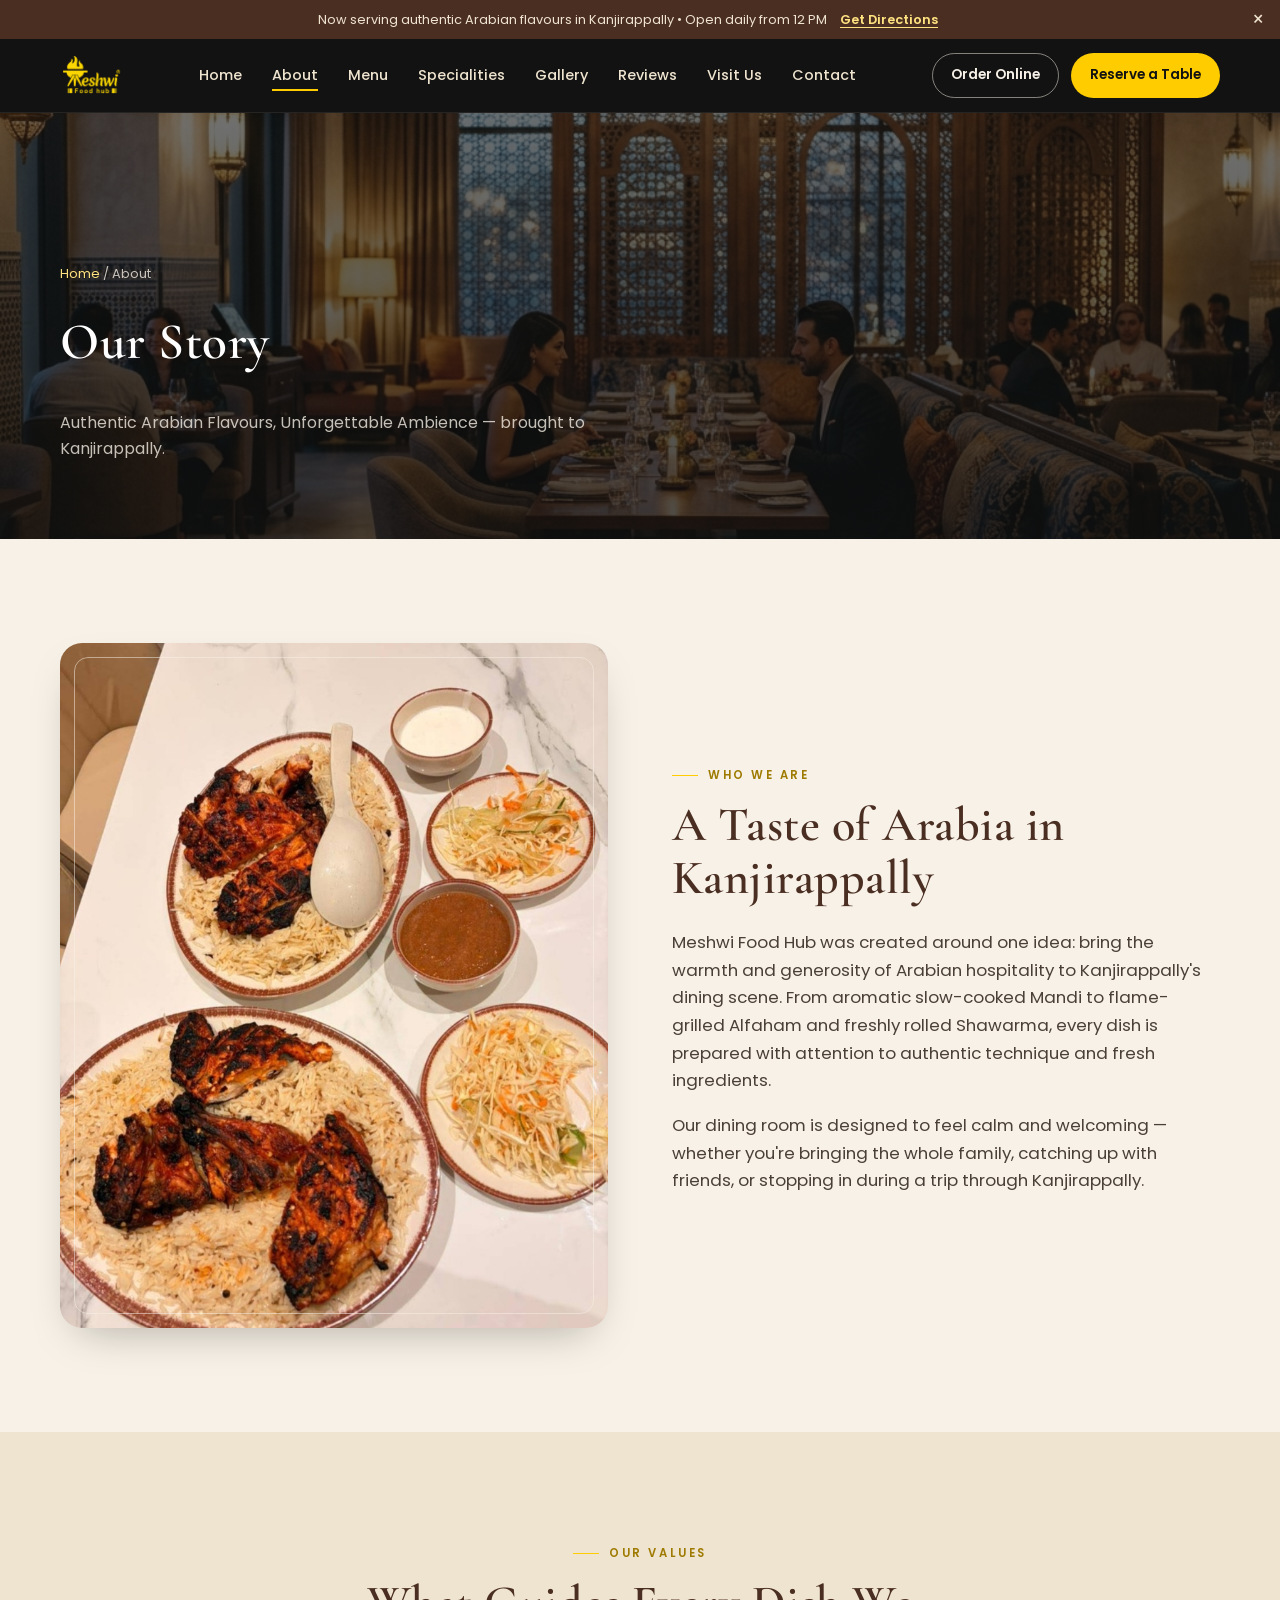
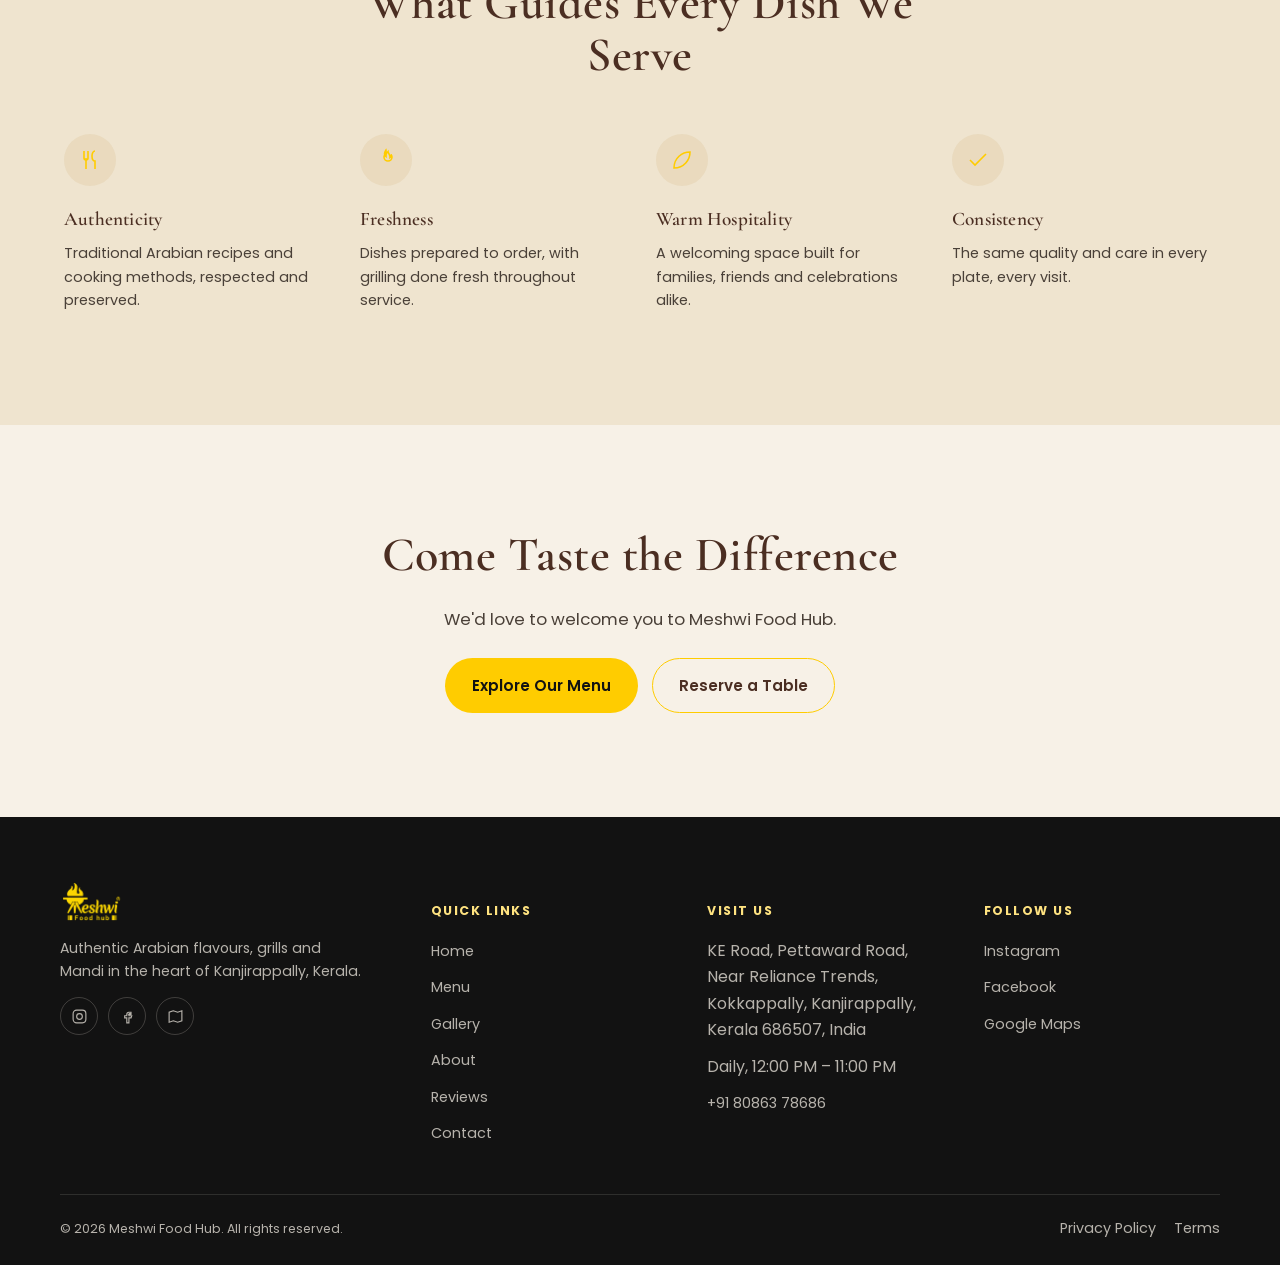
<file: about.html>
<!DOCTYPE html>
<html lang="en">

<head>
  <meta charset="UTF-8">
  <meta name="viewport" content="width=device-width, initial-scale=1, viewport-fit=cover">
  <title>About Us | Meshwi Food Hub Kanjirappally</title>
  <meta name="description"
    content="Learn about Meshwi Food Hub — an Arabian restaurant in Kanjirappally serving authentic Mandi, Shawarma and grills in a warm, family-friendly setting.">
  <link rel="canonical" href="https://www.meshwifoodhub.com/about.html">
  <link rel="preconnect" href="https://fonts.googleapis.com">
  <link rel="preconnect" href="https://fonts.gstatic.com" crossorigin>
  <link
    href="https://fonts.googleapis.com/css2?family=Cormorant+Garamond:wght@500;600;700&family=Poppins:wght@400;500;600;700&display=swap"
    rel="stylesheet">
  <link rel="stylesheet" href="css/style.css">
  <script type="application/ld+json">
{
  "@context": "https://schema.org",
  "@type": "BreadcrumbList",
  "itemListElement": [
    {"@type":"ListItem","position":1,"name":"Home","item":"https://www.meshwifoodhub.com/"},
    {"@type":"ListItem","position":2,"name":"About","item":"https://www.meshwifoodhub.com/about.html"}
  ]
}
</script>
</head>

<body>
  <a class="skip-link" href="#main">Skip to content</a>

  <div class="announcement">
    Now serving authentic Arabian flavours in Kanjirappally • Open daily from 12 PM
    <a data-config-href="maps.directionsUrl" href="#" target="_blank" rel="noopener noreferrer">Get Directions</a>
    <button class="announcement__close" aria-label="Close announcement">&times;</button>
  </div>

  <header class="site-header">
    <div class="container header-inner">
      <a href="index.html" class="brand" aria-label="Meshwi Food Hub home">
        <img src="assets/logo.png" alt="Meshwi Food Hub" class="brand-logo">
      </a>
      <nav class="main-nav" aria-label="Primary">
        <ul>
          <li><a href="index.html">Home</a></li>
          <li><a href="about.html" class="active">About</a></li>
          <li><a href="menu.html">Menu</a></li>
          <li><a href="index.html#specialities">Specialities</a></li>
          <li><a href="gallery.html">Gallery</a></li>
          <li><a href="index.html#reviews">Reviews</a></li>
          <li><a href="index.html#visit">Visit Us</a></li>
          <li><a href="contact.html">Contact</a></li>
        </ul>
      </nav>
      <div class="header-actions">
        <a href="index.html#order" class="btn btn-outline-light btn-sm">Order Online</a>
        <a href="index.html#reserve" class="btn btn-primary btn-sm">Reserve a Table</a>
        <button class="hamburger" data-menu-open aria-expanded="false" aria-controls="mobileMenu"
          aria-label="Open menu">
          <svg viewBox="0 0 24 24" fill="none" stroke="currentColor" stroke-width="1.8">
            <path d="M4 7h16M4 12h16M4 17h16" />
          </svg>
        </button>
      </div>
    </div>
  </header>

  <div class="mobile-menu" id="mobileMenu">
    <div class="mobile-menu__backdrop"></div>
    <div class="mobile-menu__panel" role="dialog" aria-modal="true" aria-label="Site menu">
      <div class="mobile-menu__top">
        <span class="brand-word"><b>MESHWI</b><em>Food Hub</em></span>
        <button class="mobile-menu__close" data-menu-close aria-label="Close menu">
          <svg viewBox="0 0 24 24" fill="none" stroke="currentColor" stroke-width="1.8">
            <path d="M6 6l12 12M18 6 6 18" />
          </svg>
        </button>
      </div>
      <nav aria-label="Mobile primary">
        <ul>
          <li><a href="index.html">Home</a></li>
          <li><a href="about.html">About</a></li>
          <li><a href="menu.html">Menu</a></li>
          <li><a href="index.html#specialities">Specialities</a></li>
          <li><a href="gallery.html">Gallery</a></li>
          <li><a href="index.html#reviews">Reviews</a></li>
          <li><a href="index.html#visit">Visit Us</a></li>
          <li><a href="contact.html">Contact</a></li>
        </ul>
      </nav>
      <div class="mobile-menu__actions">
        <a href="index.html#order" class="btn btn-primary btn-block">Order Online</a>
        <a href="index.html#reserve" class="btn btn-outline-light btn-block">Reserve a Table</a>
      </div>
    </div>
  </div>

  <main id="main">
    <section class="page-hero page-hero--about">
      <div class="container">
        <p class="breadcrumb"><a href="index.html">Home</a> / About</p>
        <h1>Our Story</h1>
        <p>Authentic Arabian Flavours, Unforgettable Ambience — brought to Kanjirappally.</p>
      </div>
    </section>

    <section class="section">
      <div class="container about-grid">
        <div class="about-media">
          <img src="assets/alfaham-rice.jpg" alt="Authentic Mandi and Alfaham preparation at Meshwi Food Hub"
            loading="lazy" class="about-media__image" style="width:100%; height:100%; object-fit:cover; display:block;">
          <div class="about-media__frame"></div>
        </div>
        <div>
          <span class="eyebrow">Who We Are</span>
          <h2 class="h-lg">A Taste of Arabia in Kanjirappally</h2>
          <p class="subhead">Meshwi Food Hub was created around one idea: bring the warmth and generosity of Arabian
            hospitality to Kanjirappally's dining scene. From aromatic slow-cooked Mandi to flame-grilled Alfaham and
            freshly rolled Shawarma, every dish is prepared with attention to authentic technique and fresh ingredients.
          </p>
          <p class="subhead">Our dining room is designed to feel calm and welcoming — whether you're bringing the whole
            family, catching up with friends, or stopping in during a trip through Kanjirappally.</p>
        </div>
      </div>
    </section>

    <section class="section section--soft">
      <div class="container">
        <div class="section-head center">
          <span class="eyebrow">Our Values</span>
          <h2 class="h-lg">What Guides Every Dish We Serve</h2>
        </div>
        <div class="feature-grid">
          <div class="feature-card">
            <div class="feature-card__icon"><svg viewBox="0 0 24 24" fill="none" stroke="currentColor"
                stroke-width="1.6">
                <path d="M6 3v7a2 2 0 0 0 4 0V3" />
                <path d="M8 10v11" />
                <path d="M17 3c-1.7 0-3 2-3 5s1.3 5 3 5v8" />
              </svg></div>
            <h3>Authenticity</h3>
            <p>Traditional Arabian recipes and cooking methods, respected and preserved.</p>
          </div>
          <div class="feature-card">
            <div class="feature-card__icon"><svg viewBox="0 0 24 24" fill="none" stroke="currentColor"
                stroke-width="1.6">
                <path
                  d="M12 2c1 3-2 4-2 7a4 4 0 0 0 8 0c0-1.5-1-2.5-1-2.5.7 2-1 3-1 3 .5-3-2-4-2-6 0 0-2.5 2-2 5-2-1-2-3.5 0-6.5Z" />
              </svg></div>
            <h3>Freshness</h3>
            <p>Dishes prepared to order, with grilling done fresh throughout service.</p>
          </div>
          <div class="feature-card">
            <div class="feature-card__icon"><svg viewBox="0 0 24 24" fill="none" stroke="currentColor"
                stroke-width="1.6">
                <path d="M4 20C4 10 12 4 20 4c0 8-6 16-16 16Z" />
              </svg></div>
            <h3>Warm Hospitality</h3>
            <p>A welcoming space built for families, friends and celebrations alike.</p>
          </div>
          <div class="feature-card">
            <div class="feature-card__icon"><svg viewBox="0 0 24 24" fill="none" stroke="currentColor"
                stroke-width="1.6">
                <path d="M20 6 9 17l-5-5" />
              </svg></div>
            <h3>Consistency</h3>
            <p>The same quality and care in every plate, every visit.</p>
          </div>
        </div>
      </div>
    </section>

    <section class="section text-center">
      <div class="container">
        <h2 class="h-lg">Come Taste the Difference</h2>
        <p class="subhead" style="margin:0 auto 24px;">We'd love to welcome you to Meshwi Food Hub.</p>
        <div style="display:flex;flex-wrap:wrap;gap:14px;justify-content:center;">
          <a href="menu.html" class="btn btn-primary">Explore Our Menu</a>
          <a href="index.html#reserve" class="btn btn-outline">Reserve a Table</a>
        </div>
      </div>
    </section>
  </main>

  <footer class="site-footer">
    <div class="container">
      <div class="footer-grid">
        <div class="footer-brand">
          <a href="index.html" class="brand">
            <img src="assets/logo.png" alt="Meshwi Food Hub" class="brand-logo">
          </a>
          <p>Authentic Arabian flavours, grills and Mandi in the heart of Kanjirappally, Kerala.</p>
          <div class="footer-social">
            <a data-config-href="social.instagram" href="#" target="_blank" rel="noopener noreferrer"
              aria-label="Instagram"><svg viewBox="0 0 24 24" fill="none" stroke="currentColor" stroke-width="1.6">
                <rect x="3" y="3" width="18" height="18" rx="5" />
                <circle cx="12" cy="12" r="4" />
              </svg></a>
            <a data-config-href="social.facebook" href="#" target="_blank" rel="noopener noreferrer"
              aria-label="Facebook"><svg viewBox="0 0 24 24" fill="none" stroke="currentColor" stroke-width="1.6">
                <path d="M14 9h3V6h-3a3 3 0 0 0-3 3v2H8v3h3v7h3v-7h3l1-3h-4V9a1 1 0 0 1 1-1Z" />
              </svg></a>
            <a data-config-href="maps.directionsUrl" href="#" target="_blank" rel="noopener noreferrer"
              aria-label="Google Maps"><svg viewBox="0 0 24 24" fill="none" stroke="currentColor" stroke-width="1.6">
                <path d="M9 4 3 6v14l6-2 6 2 6-2V4l-6 2-6-2Z" />
              </svg></a>
          </div>
        </div>
        <div>
          <h5>Quick Links</h5>
          <ul>
            <li><a href="index.html">Home</a></li>
            <li><a href="menu.html">Menu</a></li>
            <li><a href="gallery.html">Gallery</a></li>
            <li><a href="about.html">About</a></li>
            <li><a href="index.html#reviews">Reviews</a></li>
            <li><a href="contact.html">Contact</a></li>
          </ul>
        </div>
        <div>
          <h5>Visit Us</h5>
          <ul>
            <li><span data-config="address.full">KE Road, Pettaward Road, Near Reliance Trends, Kokkappally,
                Kanjirappally, Kerala 686507</span></li>
            <li><span data-config="hours.displayText">Daily, 12:00 PM–11:00 PM</span></li>
            <li><a data-config-href="phone.link" href="#" data-config="phone.display">+91 80863 78686</a></li>
          </ul>
        </div>
        <div>
          <h5>Follow Us</h5>
          <ul>
            <li><a data-config-href="social.instagram" href="#" target="_blank" rel="noopener noreferrer">Instagram</a>
            </li>
            <li><a data-config-href="social.facebook" href="#" target="_blank" rel="noopener noreferrer">Facebook</a>
            </li>
            <li><a data-config-href="maps.directionsUrl" href="#" target="_blank" rel="noopener noreferrer">Google
                Maps</a></li>
          </ul>
        </div>
      </div>
      <div class="footer-bottom">
        <span>© <span data-year>2026</span> Meshwi Food Hub. All rights reserved.</span>
        <div class="footer-bottom-links">
          <a href="privacy-policy.html">Privacy Policy</a>
          <a href="privacy-policy.html#terms">Terms</a>
        </div>
      </div>
    </div>
  </footer>

  <div class="sticky-actions">
    <a data-config-href="phone.link" href="#"><svg viewBox="0 0 24 24" fill="none" stroke="currentColor"
        stroke-width="1.8">
        <path d="M5 4h4l2 5-2.5 1.5a11 11 0 0 0 5 5L15 13l5 2v4a2 2 0 0 1-2 2C10.5 21 3 13.5 3 6a2 2 0 0 1 2-2Z" />
      </svg>Call</a>
    <a data-config-href="maps.directionsUrl" href="#" target="_blank" rel="noopener noreferrer"><svg viewBox="0 0 24 24"
        fill="none" stroke="currentColor" stroke-width="1.8">
        <path d="M12 21s7-6.5 7-12a7 7 0 1 0-14 0c0 5.5 7 12 7 12Z" />
        <circle cx="12" cy="9" r="2.5" />
      </svg>Directions</a>
    <a data-config-href="whatsapp.baseLink" href="#" target="_blank" rel="noopener noreferrer"><svg viewBox="0 0 24 24"
        fill="currentColor">
        <path
          d="M17.5 14.4c-.3-.1-1.7-.8-1.9-.9-.3-.1-.4-.1-.6.1-.2.3-.7.9-.8 1-.1.2-.3.2-.6.1-.3-.1-1.2-.5-2.3-1.5-.9-.8-1.4-1.7-1.6-2-.2-.3 0-.5.1-.6.1-.1.3-.3.4-.5.1-.1.2-.3.3-.4.1-.2 0-.4 0-.5 0-.1-.6-1.5-.8-2-.2-.5-.4-.4-.6-.4h-.5c-.2 0-.5.1-.7.3-.2.3-1 1-1 2.4s1 2.8 1.1 3c.1.2 2 3.1 4.9 4.3.7.3 1.2.5 1.6.6.7.2 1.3.2 1.8.1.5-.1 1.7-.7 2-1.4.2-.6.2-1.1.1-1.2 0-.1-.2-.2-.5-.3Z" />
        <path d="M12 2a10 10 0 0 0-8.6 15.1L2 22l5-1.3A10 10 0 1 0 12 2Z" />
      </svg>WhatsApp</a>
    <a href="menu.html" class="accent"><svg viewBox="0 0 24 24" fill="none" stroke="currentColor" stroke-width="1.8">
        <path d="M6 3v7a2 2 0 0 0 4 0V3" />
        <path d="M8 10v11" />
        <path d="M17 3c-1.7 0-3 2-3 5s1.3 5 3 5v8" />
      </svg>Order</a>
  </div>

  <script src="js/config.js"></script>
  <script src="js/menu-data.js"></script>
  <script src="js/main.js"></script>
</body>

</html>
</file>
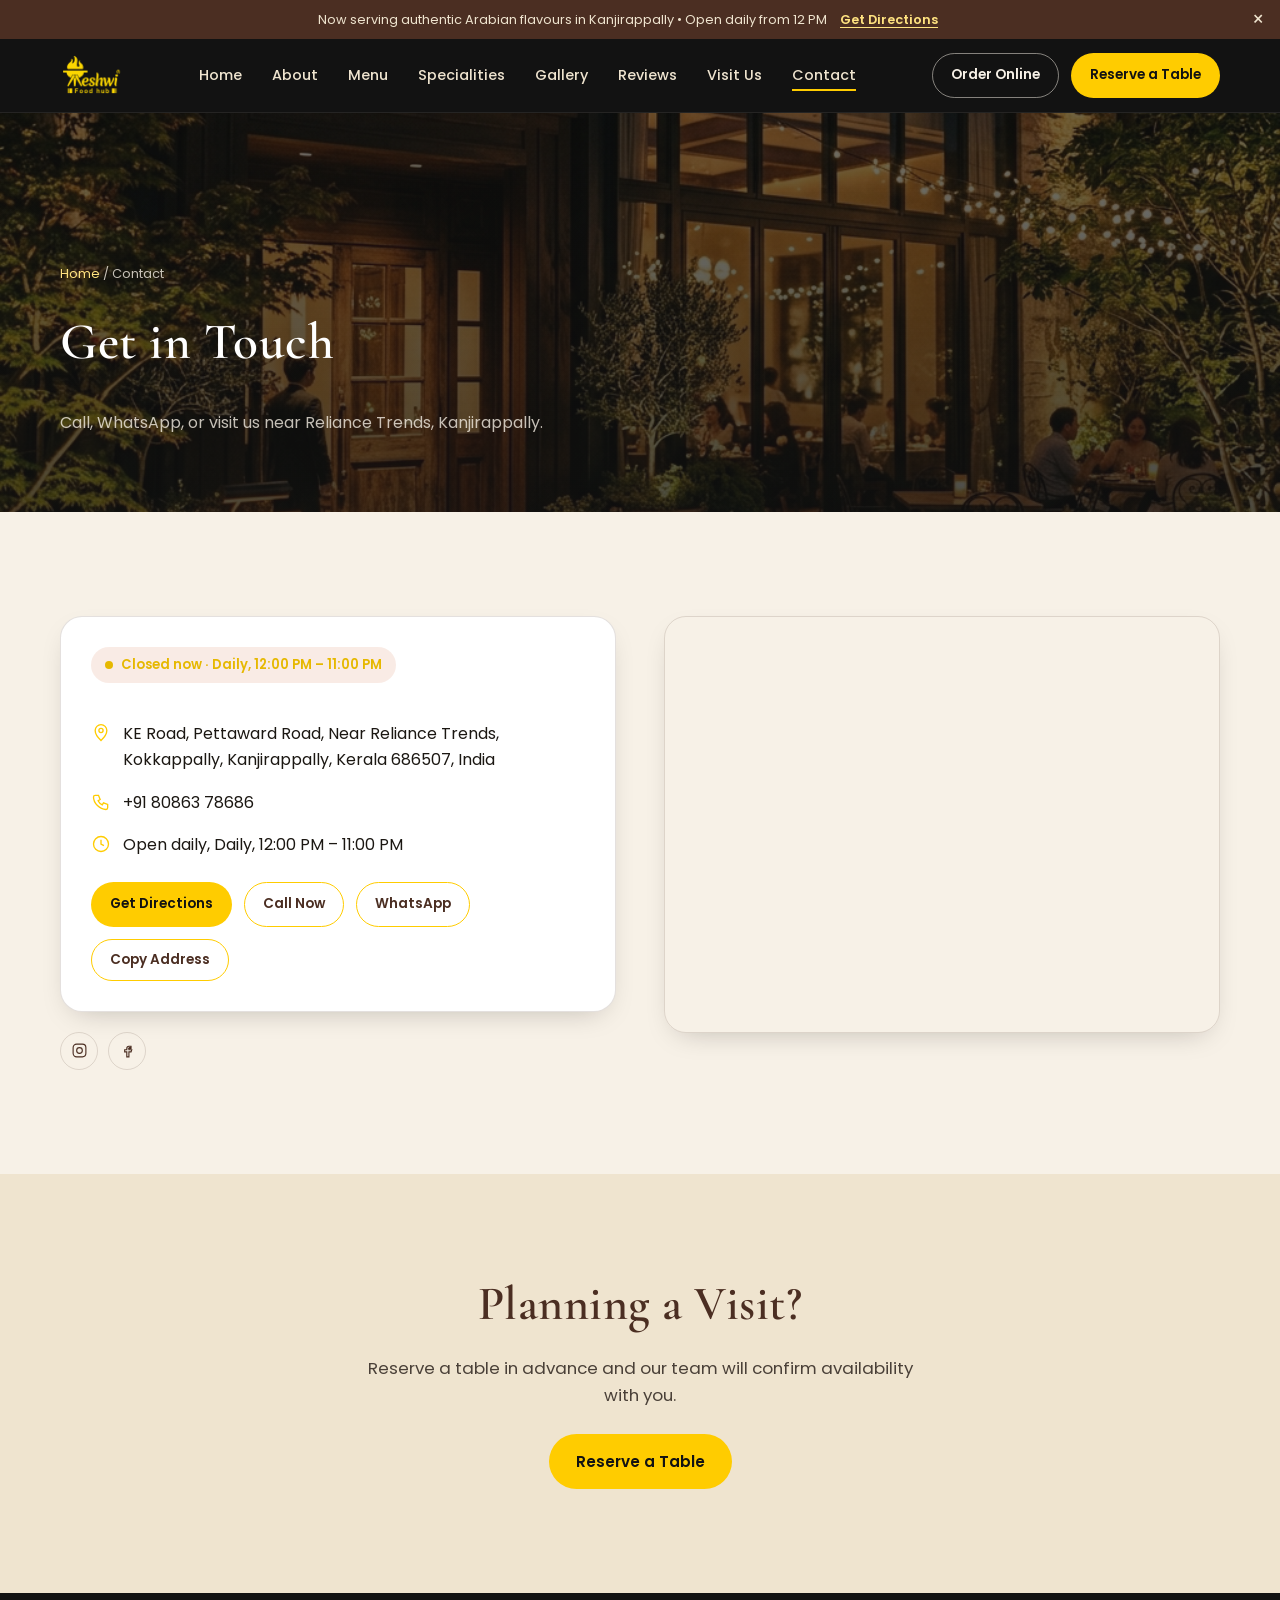
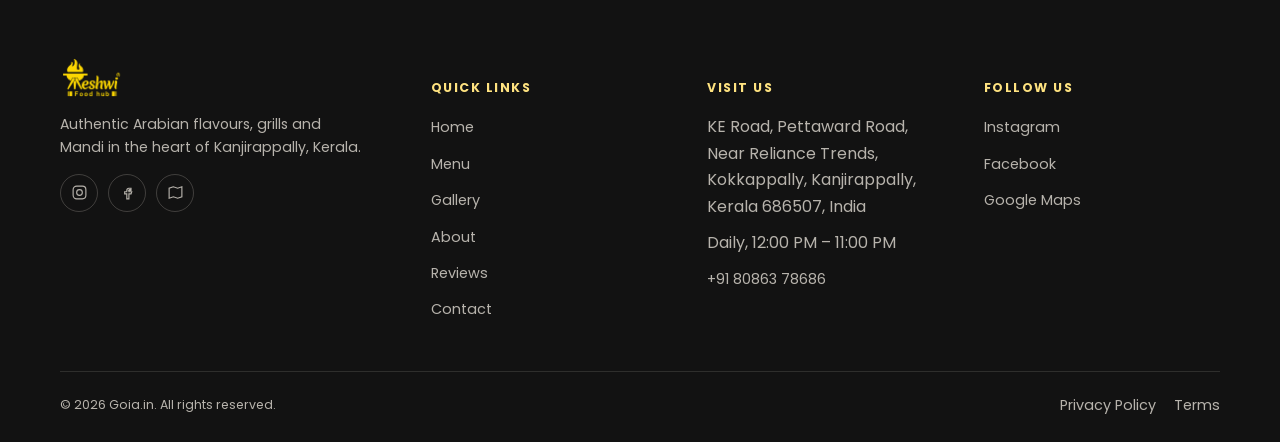
<file: contact.html>
<!DOCTYPE html>
<html lang="en">
<head>
<meta charset="UTF-8">
<meta name="viewport" content="width=device-width, initial-scale=1, viewport-fit=cover">
<title>Contact & Location | Meshwi Food Hub Kanjirappally</title>
<meta name="description" content="Find Meshwi Food Hub near Reliance Trends, Kanjirappally. Get directions, call, WhatsApp us, or reserve a table.">
<link rel="canonical" href="https://www.meshwifoodhub.com/contact.html">
<link rel="preconnect" href="https://fonts.googleapis.com">
<link rel="preconnect" href="https://fonts.gstatic.com" crossorigin>
<link href="https://fonts.googleapis.com/css2?family=Cormorant+Garamond:wght@500;600;700&family=Poppins:wght@400;500;600;700&display=swap" rel="stylesheet">
<link rel="stylesheet" href="css/style.css">
<script type="application/ld+json">
{
  "@context": "https://schema.org",
  "@type": "BreadcrumbList",
  "itemListElement": [
    {"@type":"ListItem","position":1,"name":"Home","item":"https://www.meshwifoodhub.com/"},
    {"@type":"ListItem","position":2,"name":"Contact","item":"https://www.meshwifoodhub.com/contact.html"}
  ]
}
</script>
</head>
<body>
<a class="skip-link" href="#main">Skip to content</a>

<div class="announcement">
  Now serving authentic Arabian flavours in Kanjirappally • Open daily from 12 PM
  <a data-config-href="maps.directionsUrl" href="#" target="_blank" rel="noopener noreferrer">Get Directions</a>
  <button class="announcement__close" aria-label="Close announcement">&times;</button>
</div>

<header class="site-header">
  <div class="container header-inner">
    <a href="index.html" class="brand" aria-label="Meshwi Food Hub home">
      <img src="assets/logo.png" alt="Meshwi Food Hub" class="brand-logo">
    </a>
    <nav class="main-nav" aria-label="Primary">
      <ul>
        <li><a href="index.html">Home</a></li>
        <li><a href="about.html">About</a></li>
        <li><a href="menu.html">Menu</a></li>
        <li><a href="index.html#specialities">Specialities</a></li>
        <li><a href="gallery.html">Gallery</a></li>
        <li><a href="index.html#reviews">Reviews</a></li>
        <li><a href="index.html#visit">Visit Us</a></li>
        <li><a href="contact.html" class="active">Contact</a></li>
      </ul>
    </nav>
    <div class="header-actions">
      <a href="index.html#order" class="btn btn-outline-light btn-sm">Order Online</a>
      <a href="index.html#reserve" class="btn btn-primary btn-sm">Reserve a Table</a>
      <button class="hamburger" data-menu-open aria-expanded="false" aria-controls="mobileMenu" aria-label="Open menu">
        <svg viewBox="0 0 24 24" fill="none" stroke="currentColor" stroke-width="1.8"><path d="M4 7h16M4 12h16M4 17h16"/></svg>
      </button>
    </div>
  </div>
</header>

<div class="mobile-menu" id="mobileMenu">
  <div class="mobile-menu__backdrop"></div>
  <div class="mobile-menu__panel" role="dialog" aria-modal="true" aria-label="Site menu">
    <div class="mobile-menu__top">
      <span class="brand-word"><b>MESHWI</b><em>Food Hub</em></span>
      <button class="mobile-menu__close" data-menu-close aria-label="Close menu">
        <svg viewBox="0 0 24 24" fill="none" stroke="currentColor" stroke-width="1.8"><path d="M6 6l12 12M18 6 6 18"/></svg>
      </button>
    </div>
    <nav aria-label="Mobile primary">
      <ul>
        <li><a href="index.html">Home</a></li>
        <li><a href="about.html">About</a></li>
        <li><a href="menu.html">Menu</a></li>
        <li><a href="index.html#specialities">Specialities</a></li>
        <li><a href="gallery.html">Gallery</a></li>
        <li><a href="index.html#reviews">Reviews</a></li>
        <li><a href="index.html#visit">Visit Us</a></li>
        <li><a href="contact.html">Contact</a></li>
      </ul>
    </nav>
    <div class="mobile-menu__actions">
      <a href="index.html#order" class="btn btn-primary btn-block">Order Online</a>
      <a href="index.html#reserve" class="btn btn-outline-light btn-block">Reserve a Table</a>
    </div>
  </div>
</div>

<main id="main">
  <section class="page-hero page-hero--contact">
    <div class="container">
      <p class="breadcrumb"><a href="index.html">Home</a> / Contact</p>
      <h1>Get in Touch</h1>
      <p>Call, WhatsApp, or visit us near Reliance Trends, Kanjirappally.</p>
    </div>
  </section>

  <section class="section">
    <div class="container">
      <div class="location-grid">
        <div>
          <div class="location-card">
            <span class="open-indicator" data-open-indicator>Checking hours…</span>
            <ul class="contact-list">
              <li><svg viewBox="0 0 24 24" fill="none" stroke="currentColor" stroke-width="1.6"><path d="M12 21s7-6.5 7-12a7 7 0 1 0-14 0c0 5.5 7 12 7 12Z"/><circle cx="12" cy="9" r="2.5"/></svg><span data-config="address.full">KE Road, Pettaward Road, Near Reliance Trends, Kokkappally, Kanjirappally, Kerala 686507, India</span></li>
              <li><svg viewBox="0 0 24 24" fill="none" stroke="currentColor" stroke-width="1.6"><path d="M5 4h4l2 5-2.5 1.5a11 11 0 0 0 5 5L15 13l5 2v4a2 2 0 0 1-2 2C10.5 21 3 13.5 3 6a2 2 0 0 1 2-2Z"/></svg><span data-config="phone.display">+91 80863 78686</span></li>
              <li><svg viewBox="0 0 24 24" fill="none" stroke="currentColor" stroke-width="1.6"><circle cx="12" cy="12" r="9"/><path d="M12 7v5l3.5 2"/></svg><span>Open daily, <span data-config="hours.displayText">12:00 PM–11:00 PM</span></span></li>
            </ul>
            <div class="contact-actions">
              <a data-config-href="maps.directionsUrl" href="#" target="_blank" rel="noopener noreferrer" class="btn btn-primary btn-sm">Get Directions</a>
              <a data-config-href="phone.link" href="#" class="btn btn-outline btn-sm">Call Now</a>
              <a data-config-href="whatsapp.baseLink" href="#" target="_blank" rel="noopener noreferrer" class="btn btn-outline btn-sm">WhatsApp</a>
              <button class="btn btn-outline btn-sm" data-copy-address type="button">Copy Address</button>
            </div>
          </div>
          <div class="footer-social" style="margin-top:20px;">
            <a data-config-href="social.instagram" href="#" target="_blank" rel="noopener noreferrer" aria-label="Instagram" style="border-color:var(--line);color:var(--brown);"><svg viewBox="0 0 24 24" fill="none" stroke="currentColor" stroke-width="1.6"><rect x="3" y="3" width="18" height="18" rx="5"/><circle cx="12" cy="12" r="4"/></svg></a>
            <a data-config-href="social.facebook" href="#" target="_blank" rel="noopener noreferrer" aria-label="Facebook" style="border-color:var(--line);color:var(--brown);"><svg viewBox="0 0 24 24" fill="none" stroke="currentColor" stroke-width="1.6"><path d="M14 9h3V6h-3a3 3 0 0 0-3 3v2H8v3h3v7h3v-7h3l1-3h-4V9a1 1 0 0 1 1-1Z"/></svg></a>
          </div>
        </div>
        <div class="map-embed">
          <iframe data-config-href="maps.embedUrl" src="" loading="lazy" referrerpolicy="no-referrer-when-downgrade" title="Meshwi Food Hub location map" allowfullscreen></iframe>
        </div>
      </div>
    </div>
  </section>

  <section class="section section--soft text-center">
    <div class="container">
      <h2 class="h-lg">Planning a Visit?</h2>
      <p class="subhead" style="margin:0 auto 24px;">Reserve a table in advance and our team will confirm availability with you.</p>
      <a href="index.html#reserve" class="btn btn-primary">Reserve a Table</a>
    </div>
  </section>
</main>

<footer class="site-footer">
  <div class="container">
    <div class="footer-grid">
      <div class="footer-brand">
        <a href="index.html" class="brand">
          <img src="assets/logo.png" alt="Meshwi Food Hub" class="brand-logo">
        </a>
        <p>Authentic Arabian flavours, grills and Mandi in the heart of Kanjirappally, Kerala.</p>
        <div class="footer-social">
          <a data-config-href="social.instagram" href="#" target="_blank" rel="noopener noreferrer" aria-label="Instagram"><svg viewBox="0 0 24 24" fill="none" stroke="currentColor" stroke-width="1.6"><rect x="3" y="3" width="18" height="18" rx="5"/><circle cx="12" cy="12" r="4"/></svg></a>
          <a data-config-href="social.facebook" href="#" target="_blank" rel="noopener noreferrer" aria-label="Facebook"><svg viewBox="0 0 24 24" fill="none" stroke="currentColor" stroke-width="1.6"><path d="M14 9h3V6h-3a3 3 0 0 0-3 3v2H8v3h3v7h3v-7h3l1-3h-4V9a1 1 0 0 1 1-1Z"/></svg></a>
          <a data-config-href="maps.directionsUrl" href="#" target="_blank" rel="noopener noreferrer" aria-label="Google Maps"><svg viewBox="0 0 24 24" fill="none" stroke="currentColor" stroke-width="1.6"><path d="M9 4 3 6v14l6-2 6 2 6-2V4l-6 2-6-2Z"/></svg></a>
        </div>
      </div>
      <div>
        <h5>Quick Links</h5>
        <ul>
          <li><a href="index.html">Home</a></li>
          <li><a href="menu.html">Menu</a></li>
          <li><a href="gallery.html">Gallery</a></li>
          <li><a href="about.html">About</a></li>
          <li><a href="index.html#reviews">Reviews</a></li>
          <li><a href="contact.html">Contact</a></li>
        </ul>
      </div>
      <div>
        <h5>Visit Us</h5>
        <ul>
          <li><span data-config="address.full">KE Road, Pettaward Road, Near Reliance Trends, Kokkappally, Kanjirappally, Kerala 686507</span></li>
          <li><span data-config="hours.displayText">Daily, 12:00 PM–11:00 PM</span></li>
          <li><a data-config-href="phone.link" href="#" data-config="phone.display">+91 80863 78686</a></li>
        </ul>
      </div>
      <div>
        <h5>Follow Us</h5>
        <ul>
          <li><a data-config-href="social.instagram" href="#" target="_blank" rel="noopener noreferrer">Instagram</a></li>
          <li><a data-config-href="social.facebook" href="#" target="_blank" rel="noopener noreferrer">Facebook</a></li>
          <li><a data-config-href="maps.directionsUrl" href="#" target="_blank" rel="noopener noreferrer">Google Maps</a></li>
        </ul>
      </div>
    </div>
    <div class="footer-bottom">
      <span>© <span data-year>2026</span> Goia.in. All rights reserved.</span>
      <div class="footer-bottom-links">
        <a href="privacy-policy.html">Privacy Policy</a>
        <a href="privacy-policy.html#terms">Terms</a>
      </div>
    </div>
  </div>
</footer>

<div class="sticky-actions">
  <a data-config-href="phone.link" href="#"><svg viewBox="0 0 24 24" fill="none" stroke="currentColor" stroke-width="1.8"><path d="M5 4h4l2 5-2.5 1.5a11 11 0 0 0 5 5L15 13l5 2v4a2 2 0 0 1-2 2C10.5 21 3 13.5 3 6a2 2 0 0 1 2-2Z"/></svg>Call</a>
  <a data-config-href="maps.directionsUrl" href="#" target="_blank" rel="noopener noreferrer"><svg viewBox="0 0 24 24" fill="none" stroke="currentColor" stroke-width="1.8"><path d="M12 21s7-6.5 7-12a7 7 0 1 0-14 0c0 5.5 7 12 7 12Z"/><circle cx="12" cy="9" r="2.5"/></svg>Directions</a>
  <a data-config-href="whatsapp.baseLink" href="#" target="_blank" rel="noopener noreferrer"><svg viewBox="0 0 24 24" fill="currentColor"><path d="M17.5 14.4c-.3-.1-1.7-.8-1.9-.9-.3-.1-.4-.1-.6.1-.2.3-.7.9-.8 1-.1.2-.3.2-.6.1-.3-.1-1.2-.5-2.3-1.5-.9-.8-1.4-1.7-1.6-2-.2-.3 0-.5.1-.6.1-.1.3-.3.4-.5.1-.1.2-.3.3-.4.1-.2 0-.4 0-.5 0-.1-.6-1.5-.8-2-.2-.5-.4-.4-.6-.4h-.5c-.2 0-.5.1-.7.3-.2.3-1 1-1 2.4s1 2.8 1.1 3c.1.2 2 3.1 4.9 4.3.7.3 1.2.5 1.6.6.7.2 1.3.2 1.8.1.5-.1 1.7-.7 2-1.4.2-.6.2-1.1.1-1.2 0-.1-.2-.2-.5-.3Z"/><path d="M12 2a10 10 0 0 0-8.6 15.1L2 22l5-1.3A10 10 0 1 0 12 2Z"/></svg>WhatsApp</a>
  <a href="menu.html" class="accent"><svg viewBox="0 0 24 24" fill="none" stroke="currentColor" stroke-width="1.8"><path d="M6 3v7a2 2 0 0 0 4 0V3"/><path d="M8 10v11"/><path d="M17 3c-1.7 0-3 2-3 5s1.3 5 3 5v8"/></svg>Order</a>
</div>

<script src="js/config.js"></script>
<script src="js/menu-data.js"></script>
<script src="js/main.js"></script>
</body>
</html>
</file>
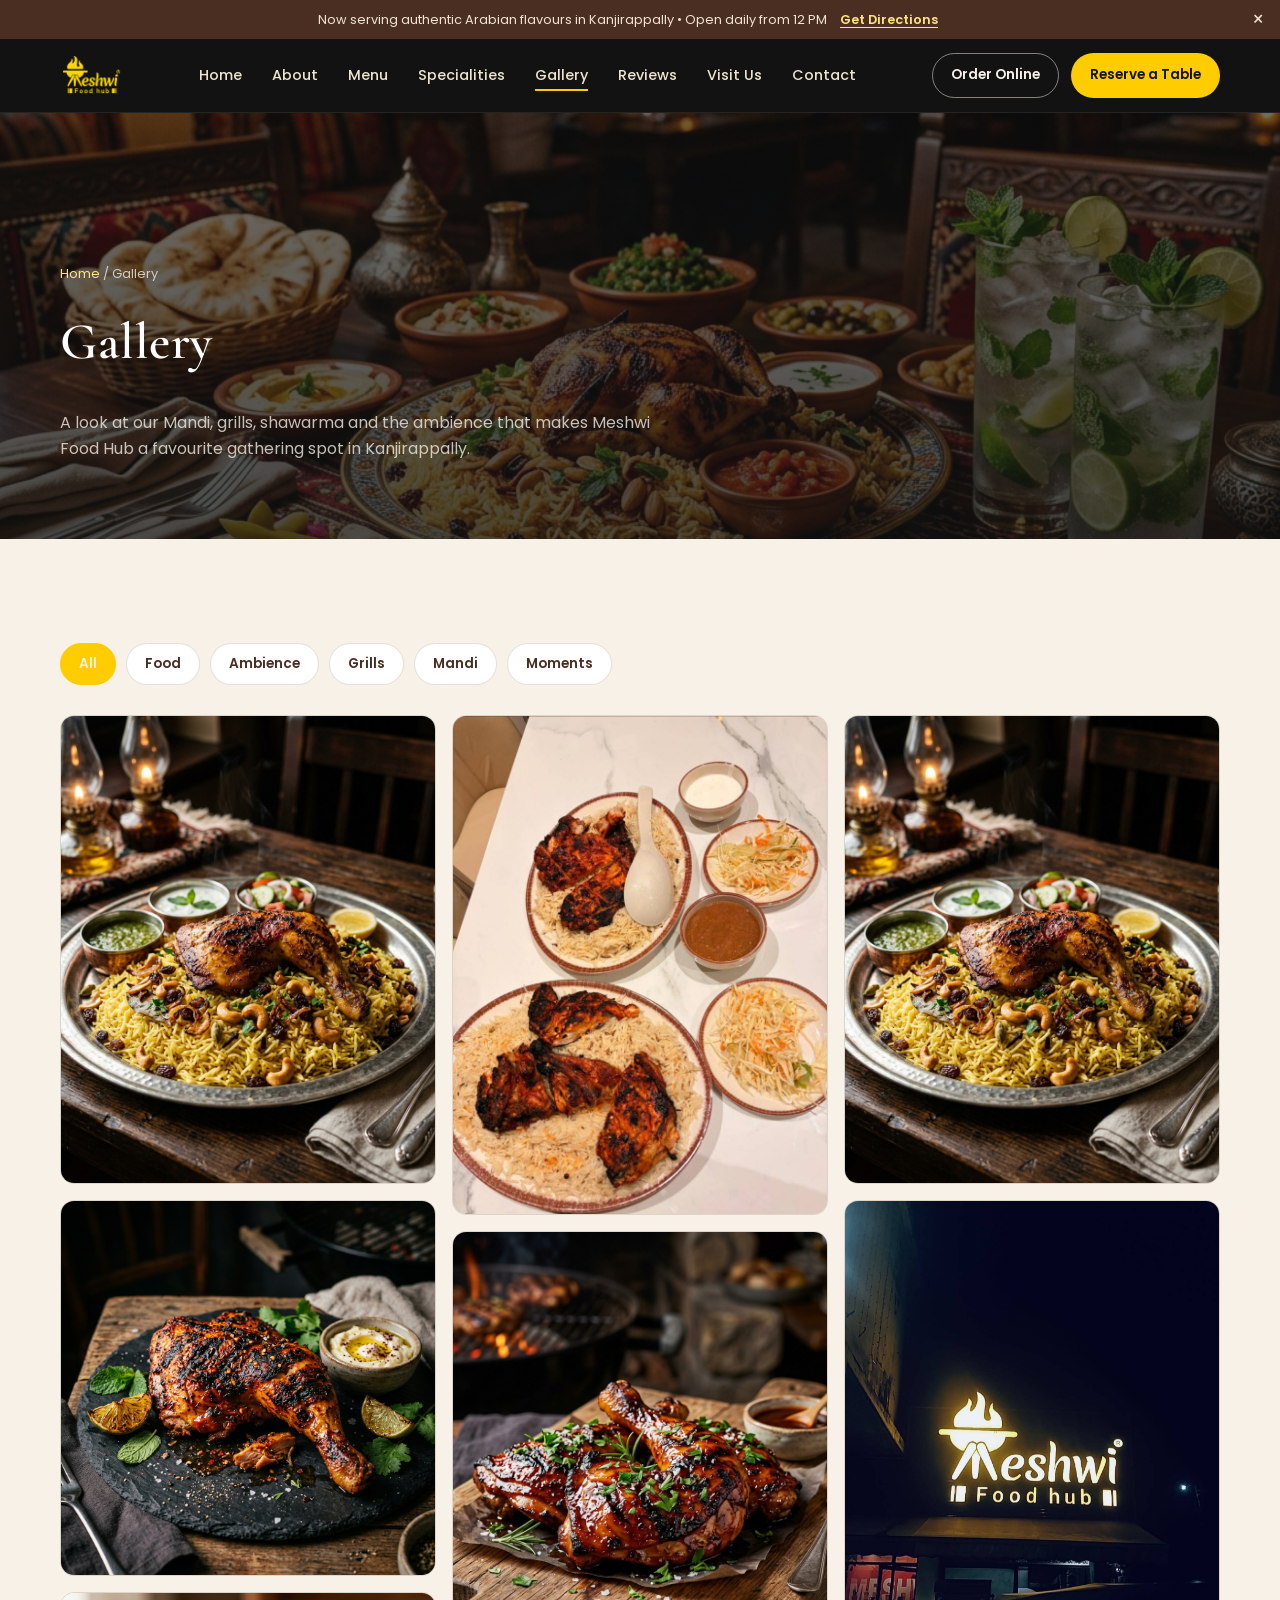
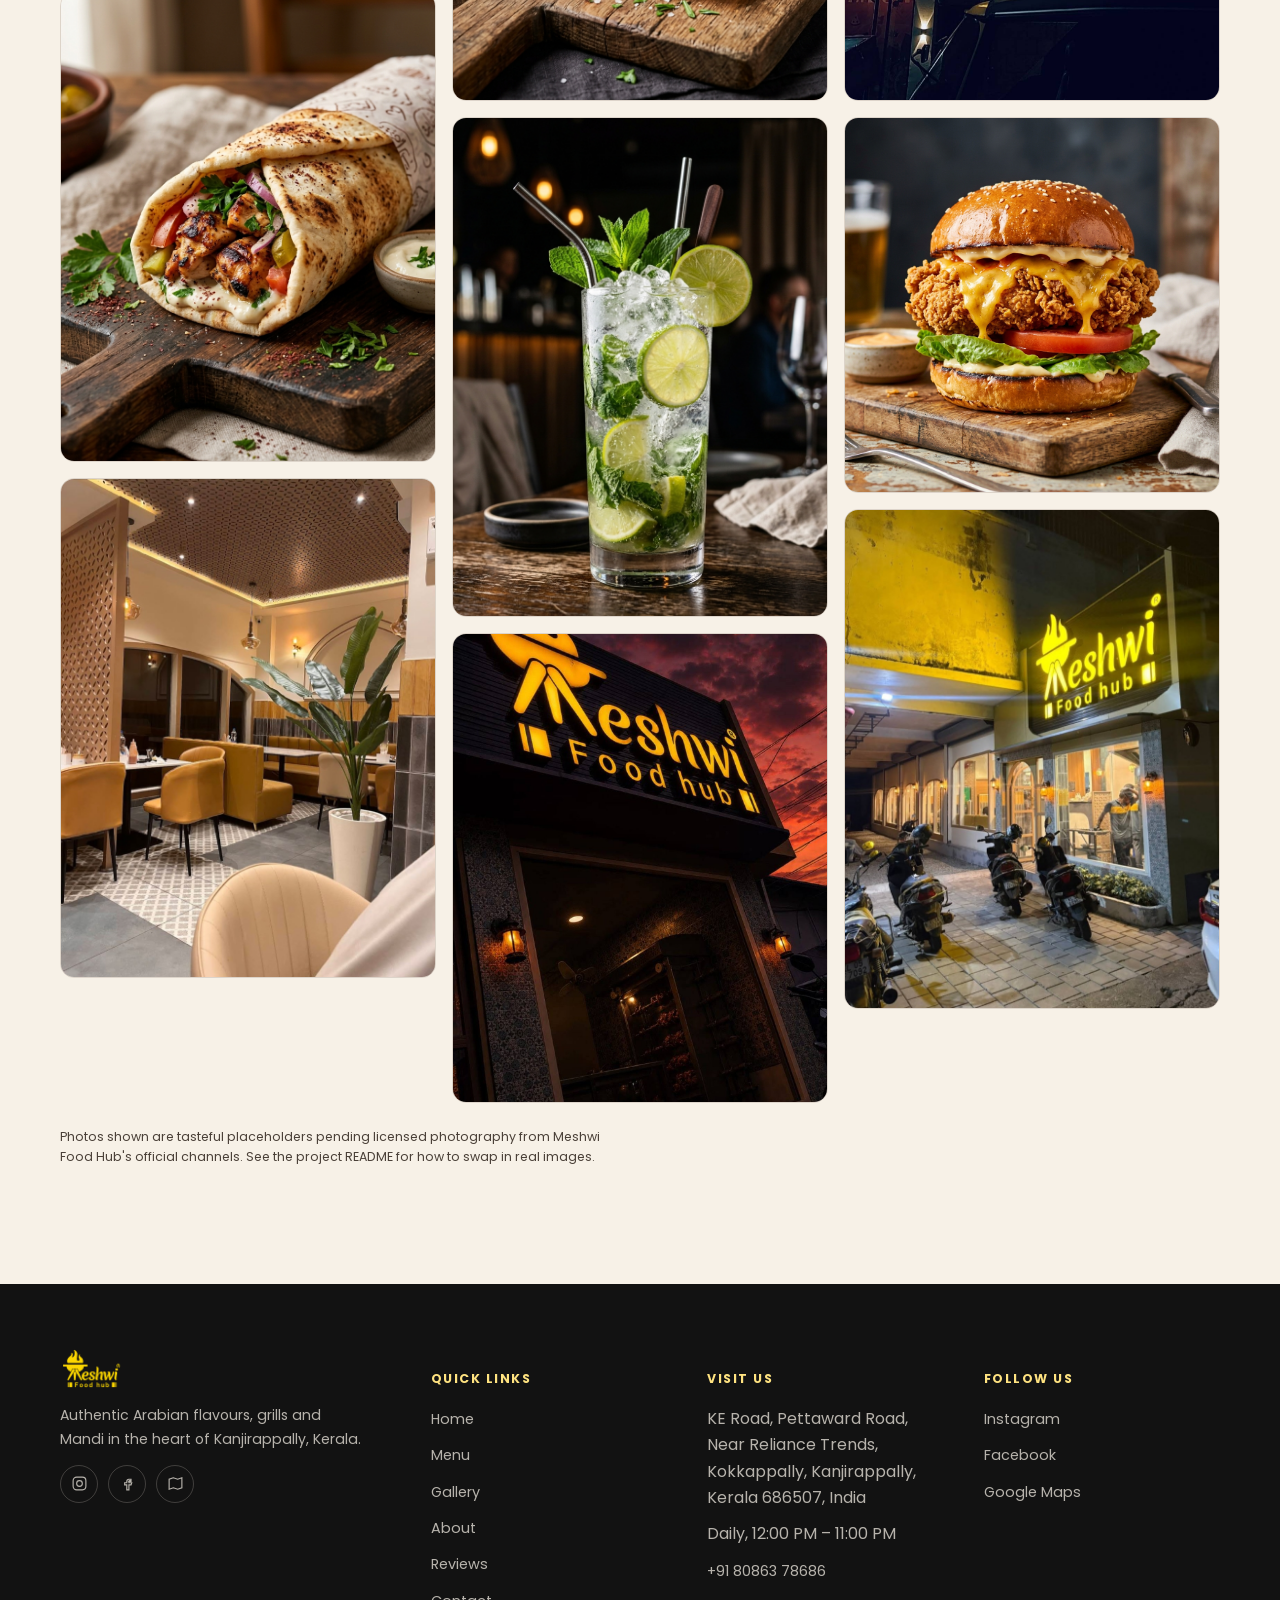
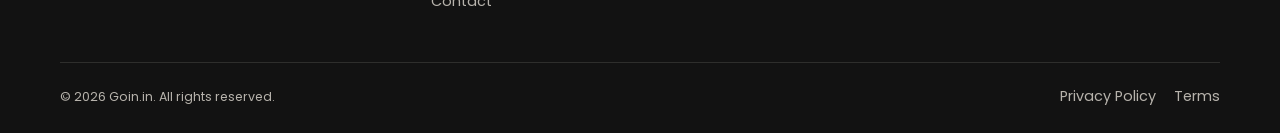
<file: gallery.html>
<!DOCTYPE html>
<html lang="en">
<head>
<meta charset="UTF-8">
<meta name="viewport" content="width=device-width, initial-scale=1, viewport-fit=cover">
<title>Gallery | Meshwi Food Hub Kanjirappally</title>
<meta name="description" content="See Meshwi Food Hub's Mandi, grills, shawarma and restaurant ambience in Kanjirappally. Filter by food, ambience, grills, Mandi or moments.">
<link rel="canonical" href="https://www.meshwifoodhub.com/gallery.html">
<link rel="preconnect" href="https://fonts.googleapis.com">
<link rel="preconnect" href="https://fonts.gstatic.com" crossorigin>
<link href="https://fonts.googleapis.com/css2?family=Cormorant+Garamond:wght@500;600;700&family=Poppins:wght@400;500;600;700&display=swap" rel="stylesheet">
<link rel="stylesheet" href="css/style.css">
<script type="application/ld+json">
{
  "@context": "https://schema.org",
  "@type": "BreadcrumbList",
  "itemListElement": [
    {"@type":"ListItem","position":1,"name":"Home","item":"https://www.meshwifoodhub.com/"},
    {"@type":"ListItem","position":2,"name":"Gallery","item":"https://www.meshwifoodhub.com/gallery.html"}
  ]
}
</script>
</head>
<body>
<a class="skip-link" href="#main">Skip to content</a>

<div class="announcement">
  Now serving authentic Arabian flavours in Kanjirappally • Open daily from 12 PM
  <a data-config-href="maps.directionsUrl" href="#" target="_blank" rel="noopener noreferrer">Get Directions</a>
  <button class="announcement__close" aria-label="Close announcement">&times;</button>
</div>

<header class="site-header">
  <div class="container header-inner">
    <a href="index.html" class="brand" aria-label="Meshwi Food Hub home">
      <img src="assets/logo.png" alt="Meshwi Food Hub" class="brand-logo">
    </a>
    <nav class="main-nav" aria-label="Primary">
      <ul>
        <li><a href="index.html">Home</a></li>
        <li><a href="about.html">About</a></li>
        <li><a href="menu.html">Menu</a></li>
        <li><a href="index.html#specialities">Specialities</a></li>
        <li><a href="gallery.html" class="active">Gallery</a></li>
        <li><a href="index.html#reviews">Reviews</a></li>
        <li><a href="index.html#visit">Visit Us</a></li>
        <li><a href="contact.html">Contact</a></li>
      </ul>
    </nav>
    <div class="header-actions">
      <a href="index.html#order" class="btn btn-outline-light btn-sm">Order Online</a>
      <a href="index.html#reserve" class="btn btn-primary btn-sm">Reserve a Table</a>
      <button class="hamburger" data-menu-open aria-expanded="false" aria-controls="mobileMenu" aria-label="Open menu">
        <svg viewBox="0 0 24 24" fill="none" stroke="currentColor" stroke-width="1.8"><path d="M4 7h16M4 12h16M4 17h16"/></svg>
      </button>
    </div>
  </div>
</header>

<div class="mobile-menu" id="mobileMenu">
  <div class="mobile-menu__backdrop"></div>
  <div class="mobile-menu__panel" role="dialog" aria-modal="true" aria-label="Site menu">
    <div class="mobile-menu__top">
      <span class="brand-word"><b>MESHWI</b><em>Food Hub</em></span>
      <button class="mobile-menu__close" data-menu-close aria-label="Close menu">
        <svg viewBox="0 0 24 24" fill="none" stroke="currentColor" stroke-width="1.8"><path d="M6 6l12 12M18 6 6 18"/></svg>
      </button>
    </div>
    <nav aria-label="Mobile primary">
      <ul>
        <li><a href="index.html">Home</a></li>
        <li><a href="about.html">About</a></li>
        <li><a href="menu.html">Menu</a></li>
        <li><a href="index.html#specialities">Specialities</a></li>
        <li><a href="gallery.html">Gallery</a></li>
        <li><a href="index.html#reviews">Reviews</a></li>
        <li><a href="index.html#visit">Visit Us</a></li>
        <li><a href="contact.html">Contact</a></li>
      </ul>
    </nav>
    <div class="mobile-menu__actions">
      <a href="index.html#order" class="btn btn-primary btn-block">Order Online</a>
      <a href="index.html#reserve" class="btn btn-outline-light btn-block">Reserve a Table</a>
    </div>
  </div>
</div>

<main id="main">
  <section class="page-hero page-hero--gallery">
    <div class="container">
      <p class="breadcrumb"><a href="index.html">Home</a> / Gallery</p>
      <h1>Gallery</h1>
      <p>A look at our Mandi, grills, shawarma and the ambience that makes Meshwi Food Hub a favourite gathering spot in Kanjirappally.</p>
    </div>
  </section>

  <section class="section">
    <div class="container">
      <div class="gallery-filters" data-gallery-filters></div>
      <div class="gallery-grid" data-gallery></div>
      <p style="margin-top:24px;font-size:.78rem;color:var(--ink-soft);max-width:70ch;">
        Photos shown are tasteful placeholders pending licensed photography from Meshwi Food Hub's official channels. See the project README for how to swap in real images.
      </p>
    </div>
  </section>
</main>

<!-- LIGHTBOX -->
<div class="lightbox" data-lightbox>
  <div class="lightbox__backdrop"></div>
  <div style="position:relative;width:100%;max-width:900px;">
    <button class="lightbox__close" aria-label="Close image viewer">
      <svg viewBox="0 0 24 24" fill="none" stroke="currentColor" stroke-width="1.8"><path d="M6 6l12 12M18 6 6 18"/></svg>
    </button>
    <button class="lightbox__nav lightbox__prev" aria-label="Previous image">
      <svg viewBox="0 0 24 24" fill="none" stroke="currentColor" stroke-width="1.8"><path d="M15 18l-6-6 6-6"/></svg>
    </button>
    <div class="lightbox__frame" data-lightbox-frame></div>
    <button class="lightbox__nav lightbox__next" aria-label="Next image">
      <svg viewBox="0 0 24 24" fill="none" stroke="currentColor" stroke-width="1.8"><path d="M9 18l6-6-6-6"/></svg>
    </button>
    <p class="lightbox__caption" data-lightbox-caption></p>
  </div>
</div>

<footer class="site-footer">
  <div class="container">
    <div class="footer-grid">
      <div class="footer-brand">
        <a href="index.html" class="brand">
          <img src="assets/logo.png" alt="Meshwi Food Hub" class="brand-logo">
        </a>
        <p>Authentic Arabian flavours, grills and Mandi in the heart of Kanjirappally, Kerala.</p>
        <div class="footer-social">
          <a data-config-href="social.instagram" href="#" target="_blank" rel="noopener noreferrer" aria-label="Instagram"><svg viewBox="0 0 24 24" fill="none" stroke="currentColor" stroke-width="1.6"><rect x="3" y="3" width="18" height="18" rx="5"/><circle cx="12" cy="12" r="4"/></svg></a>
          <a data-config-href="social.facebook" href="#" target="_blank" rel="noopener noreferrer" aria-label="Facebook"><svg viewBox="0 0 24 24" fill="none" stroke="currentColor" stroke-width="1.6"><path d="M14 9h3V6h-3a3 3 0 0 0-3 3v2H8v3h3v7h3v-7h3l1-3h-4V9a1 1 0 0 1 1-1Z"/></svg></a>
          <a data-config-href="maps.directionsUrl" href="#" target="_blank" rel="noopener noreferrer" aria-label="Google Maps"><svg viewBox="0 0 24 24" fill="none" stroke="currentColor" stroke-width="1.6"><path d="M9 4 3 6v14l6-2 6 2 6-2V4l-6 2-6-2Z"/></svg></a>
        </div>
      </div>
      <div>
        <h5>Quick Links</h5>
        <ul>
          <li><a href="index.html">Home</a></li>
          <li><a href="menu.html">Menu</a></li>
          <li><a href="gallery.html">Gallery</a></li>
          <li><a href="about.html">About</a></li>
          <li><a href="index.html#reviews">Reviews</a></li>
          <li><a href="contact.html">Contact</a></li>
        </ul>
      </div>
      <div>
        <h5>Visit Us</h5>
        <ul>
          <li><span data-config="address.full">KE Road, Pettaward Road, Near Reliance Trends, Kokkappally, Kanjirappally, Kerala 686507</span></li>
          <li><span data-config="hours.displayText">Daily, 12:00 PM–11:00 PM</span></li>
          <li><a data-config-href="phone.link" href="#" data-config="phone.display">+91 80863 78686</a></li>
        </ul>
      </div>
      <div>
        <h5>Follow Us</h5>
        <ul>
          <li><a data-config-href="social.instagram" href="#" target="_blank" rel="noopener noreferrer">Instagram</a></li>
          <li><a data-config-href="social.facebook" href="#" target="_blank" rel="noopener noreferrer">Facebook</a></li>
          <li><a data-config-href="maps.directionsUrl" href="#" target="_blank" rel="noopener noreferrer">Google Maps</a></li>
        </ul>
      </div>
    </div>
    <div class="footer-bottom">
      <span>© <span data-year>2026</span> Goin.in. All rights reserved.</span>
      <div class="footer-bottom-links">
        <a href="privacy-policy.html">Privacy Policy</a>
        <a href="privacy-policy.html#terms">Terms</a>
      </div>
    </div>
  </div>
</footer>

<div class="sticky-actions">
  <a data-config-href="phone.link" href="#"><svg viewBox="0 0 24 24" fill="none" stroke="currentColor" stroke-width="1.8"><path d="M5 4h4l2 5-2.5 1.5a11 11 0 0 0 5 5L15 13l5 2v4a2 2 0 0 1-2 2C10.5 21 3 13.5 3 6a2 2 0 0 1 2-2Z"/></svg>Call</a>
  <a data-config-href="maps.directionsUrl" href="#" target="_blank" rel="noopener noreferrer"><svg viewBox="0 0 24 24" fill="none" stroke="currentColor" stroke-width="1.8"><path d="M12 21s7-6.5 7-12a7 7 0 1 0-14 0c0 5.5 7 12 7 12Z"/><circle cx="12" cy="9" r="2.5"/></svg>Directions</a>
  <a data-config-href="whatsapp.baseLink" href="#" target="_blank" rel="noopener noreferrer"><svg viewBox="0 0 24 24" fill="currentColor"><path d="M17.5 14.4c-.3-.1-1.7-.8-1.9-.9-.3-.1-.4-.1-.6.1-.2.3-.7.9-.8 1-.1.2-.3.2-.6.1-.3-.1-1.2-.5-2.3-1.5-.9-.8-1.4-1.7-1.6-2-.2-.3 0-.5.1-.6.1-.1.3-.3.4-.5.1-.1.2-.3.3-.4.1-.2 0-.4 0-.5 0-.1-.6-1.5-.8-2-.2-.5-.4-.4-.6-.4h-.5c-.2 0-.5.1-.7.3-.2.3-1 1-1 2.4s1 2.8 1.1 3c.1.2 2 3.1 4.9 4.3.7.3 1.2.5 1.6.6.7.2 1.3.2 1.8.1.5-.1 1.7-.7 2-1.4.2-.6.2-1.1.1-1.2 0-.1-.2-.2-.5-.3Z"/><path d="M12 2a10 10 0 0 0-8.6 15.1L2 22l5-1.3A10 10 0 1 0 12 2Z"/></svg>WhatsApp</a>
  <a href="menu.html" class="accent"><svg viewBox="0 0 24 24" fill="none" stroke="currentColor" stroke-width="1.8"><path d="M6 3v7a2 2 0 0 0 4 0V3"/><path d="M8 10v11"/><path d="M17 3c-1.7 0-3 2-3 5s1.3 5 3 5v8"/></svg>Order</a>
</div>

<script src="js/config.js"></script>
<script src="js/menu-data.js"></script>
<script src="js/main.js"></script>
</body>
</html>
</file>
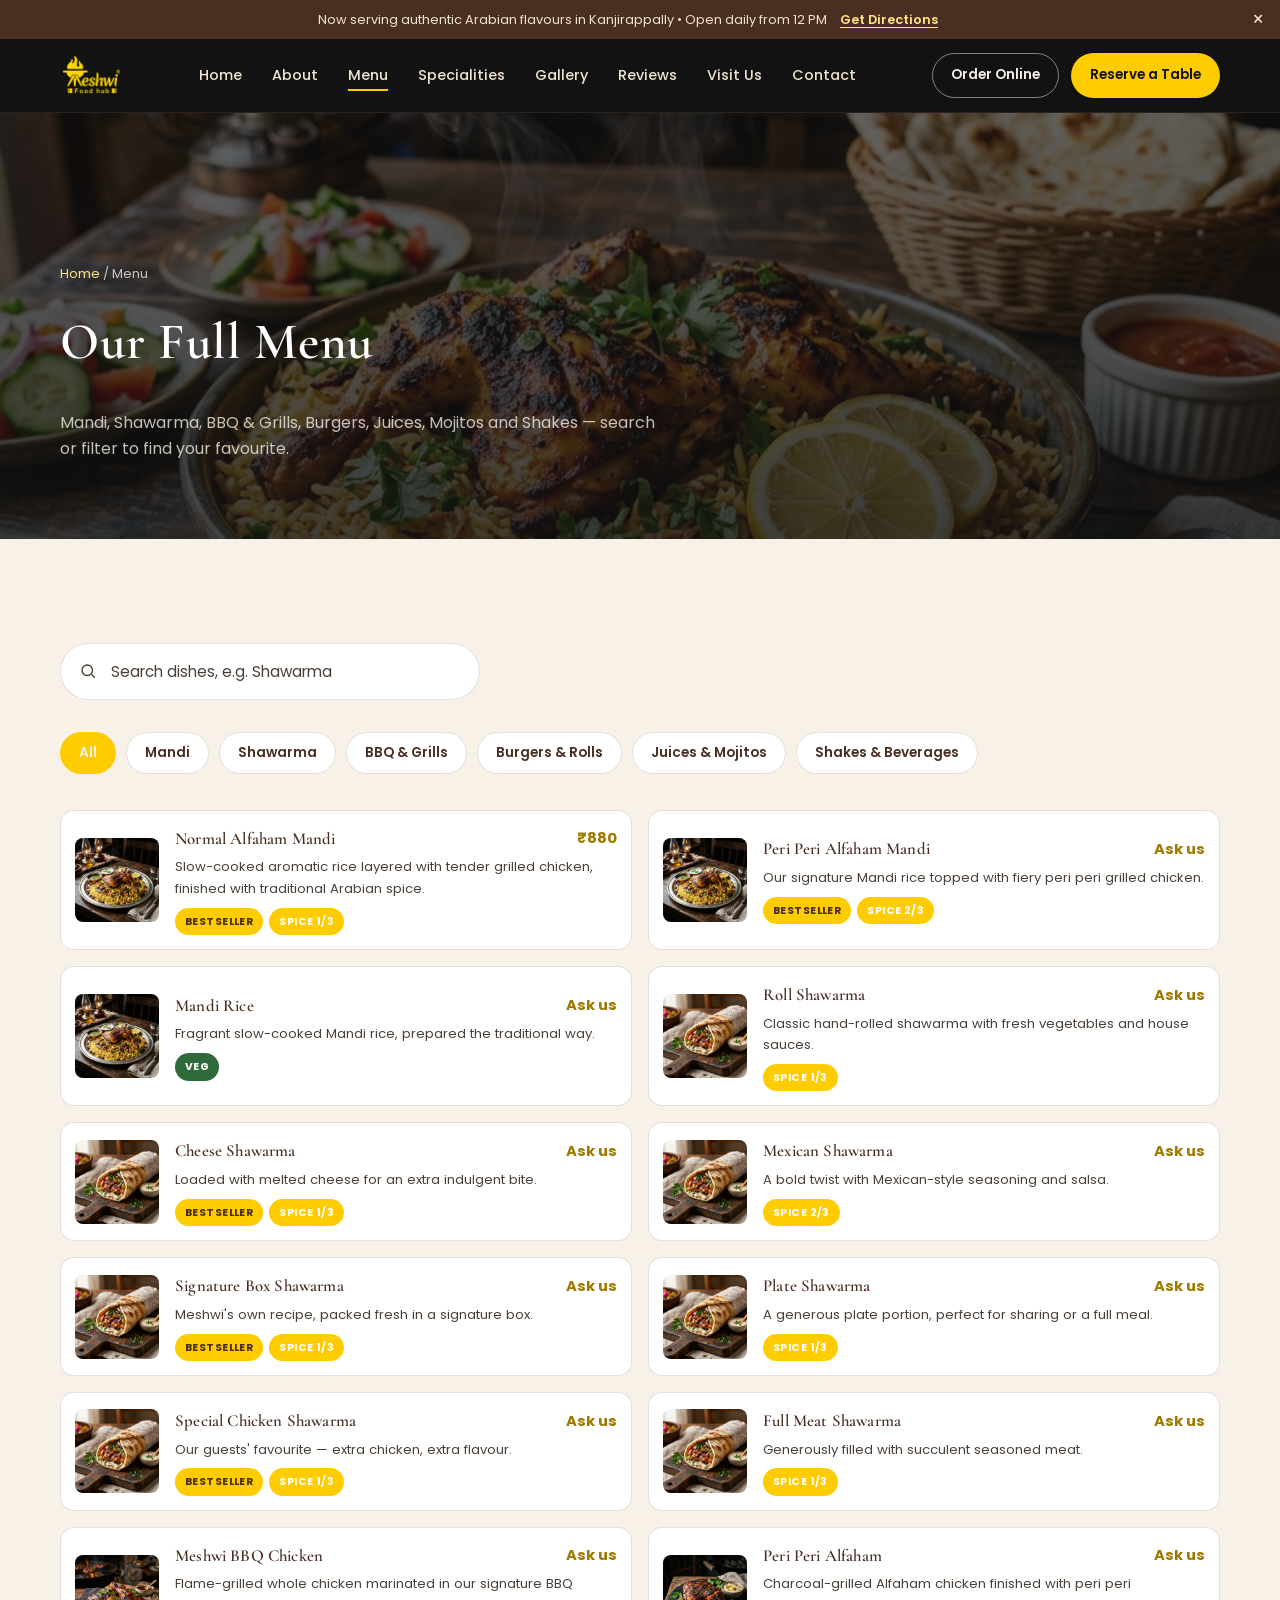
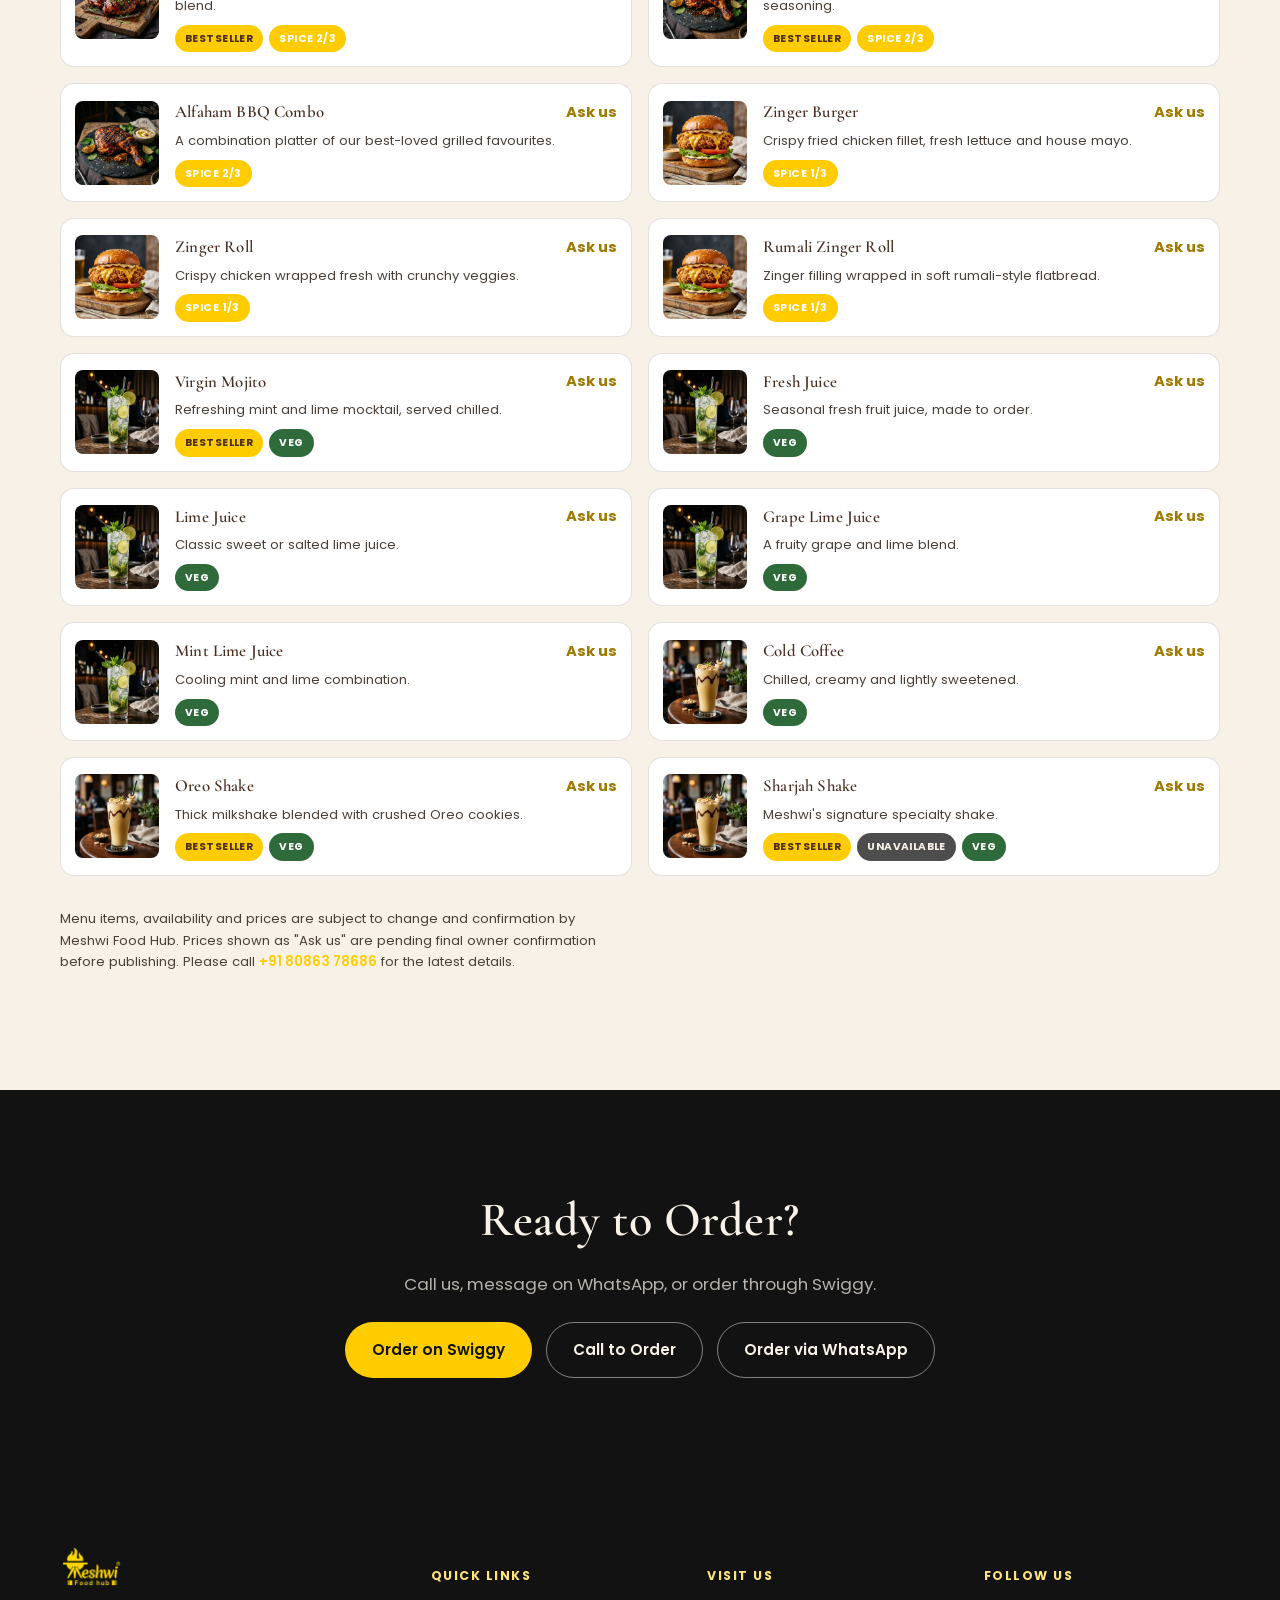
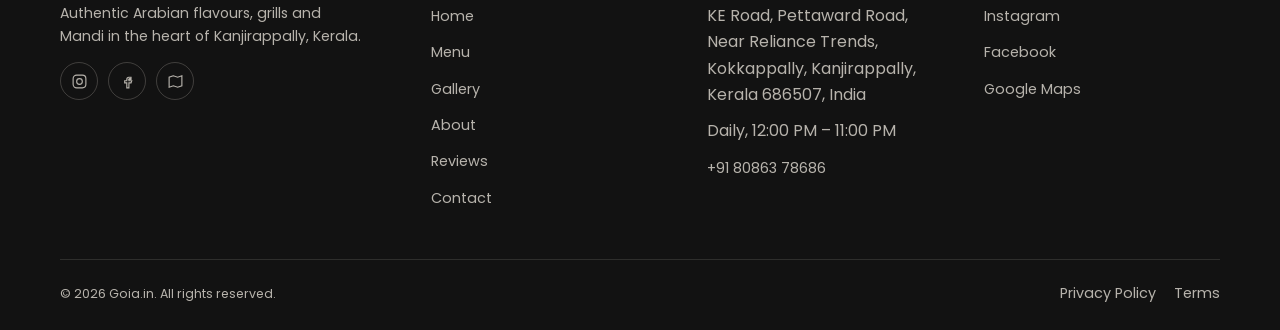
<file: menu.html>
<!DOCTYPE html>
<html lang="en">
<head>
<meta charset="UTF-8">
<meta name="viewport" content="width=device-width, initial-scale=1, viewport-fit=cover">
<title>Full Menu | Meshwi Food Hub Kanjirappally</title>
<meta name="description" content="Browse the full Meshwi Food Hub menu — Mandi, Shawarma, BBQ & Grills, Burgers, Juices and Shakes. Search dishes or filter by category.">
<link rel="canonical" href="https://www.meshwifoodhub.com/menu.html">
<meta property="og:title" content="Full Menu | Meshwi Food Hub">
<meta property="og:description" content="Mandi, Shawarma, BBQ & Grills, Burgers, Juices and Shakes at Meshwi Food Hub, Kanjirappally.">
<link rel="preconnect" href="https://fonts.googleapis.com">
<link rel="preconnect" href="https://fonts.gstatic.com" crossorigin>
<link href="https://fonts.googleapis.com/css2?family=Cormorant+Garamond:wght@500;600;700&family=Poppins:wght@400;500;600;700&display=swap" rel="stylesheet">
<link rel="stylesheet" href="css/style.css">
<script type="application/ld+json">
{
  "@context": "https://schema.org",
  "@type": "BreadcrumbList",
  "itemListElement": [
    {"@type":"ListItem","position":1,"name":"Home","item":"https://www.meshwifoodhub.com/"},
    {"@type":"ListItem","position":2,"name":"Menu","item":"https://www.meshwifoodhub.com/menu.html"}
  ]
}
</script>
</head>
<body>
<a class="skip-link" href="#main">Skip to content</a>

<div class="announcement">
  Now serving authentic Arabian flavours in Kanjirappally • Open daily from 12 PM
  <a data-config-href="maps.directionsUrl" href="#" target="_blank" rel="noopener noreferrer">Get Directions</a>
  <button class="announcement__close" aria-label="Close announcement">&times;</button>
</div>

<header class="site-header">
  <div class="container header-inner">
    <a href="index.html" class="brand" aria-label="Meshwi Food Hub home">
      <img src="assets/logo.png" alt="Meshwi Food Hub" class="brand-logo">
    </a>
    <nav class="main-nav" aria-label="Primary">
      <ul>
        <li><a href="index.html">Home</a></li>
        <li><a href="about.html">About</a></li>
        <li><a href="menu.html" class="active">Menu</a></li>
        <li><a href="index.html#specialities">Specialities</a></li>
        <li><a href="gallery.html">Gallery</a></li>
        <li><a href="index.html#reviews">Reviews</a></li>
        <li><a href="index.html#visit">Visit Us</a></li>
        <li><a href="contact.html">Contact</a></li>
      </ul>
    </nav>
    <div class="header-actions">
      <a href="index.html#order" class="btn btn-outline-light btn-sm">Order Online</a>
      <a href="index.html#reserve" class="btn btn-primary btn-sm">Reserve a Table</a>
      <button class="hamburger" data-menu-open aria-expanded="false" aria-controls="mobileMenu" aria-label="Open menu">
        <svg viewBox="0 0 24 24" fill="none" stroke="currentColor" stroke-width="1.8"><path d="M4 7h16M4 12h16M4 17h16"/></svg>
      </button>
    </div>
  </div>
</header>

<div class="mobile-menu" id="mobileMenu">
  <div class="mobile-menu__backdrop"></div>
  <div class="mobile-menu__panel" role="dialog" aria-modal="true" aria-label="Site menu">
    <div class="mobile-menu__top">
      <span class="brand-word"><b>MESHWI</b><em>Food Hub</em></span>
      <button class="mobile-menu__close" data-menu-close aria-label="Close menu">
        <svg viewBox="0 0 24 24" fill="none" stroke="currentColor" stroke-width="1.8"><path d="M6 6l12 12M18 6 6 18"/></svg>
      </button>
    </div>
    <nav aria-label="Mobile primary">
      <ul>
        <li><a href="index.html">Home</a></li>
        <li><a href="about.html">About</a></li>
        <li><a href="menu.html">Menu</a></li>
        <li><a href="index.html#specialities">Specialities</a></li>
        <li><a href="gallery.html">Gallery</a></li>
        <li><a href="index.html#reviews">Reviews</a></li>
        <li><a href="index.html#visit">Visit Us</a></li>
        <li><a href="contact.html">Contact</a></li>
      </ul>
    </nav>
    <div class="mobile-menu__actions">
      <a href="index.html#order" class="btn btn-primary btn-block">Order Online</a>
      <a href="index.html#reserve" class="btn btn-outline-light btn-block">Reserve a Table</a>
    </div>
  </div>
</div>

<main id="main">
  <section class="page-hero page-hero--menu">
    <div class="container">
      <p class="breadcrumb"><a href="index.html">Home</a> / Menu</p>
      <h1>Our Full Menu</h1>
      <p>Mandi, Shawarma, BBQ &amp; Grills, Burgers, Juices, Mojitos and Shakes — search or filter to find your favourite.</p>
    </div>
  </section>

  <section class="section">
    <div class="container">
      <div class="menu-search">
        <svg viewBox="0 0 24 24" fill="none" stroke="currentColor" stroke-width="1.8"><circle cx="11" cy="11" r="7"/><path d="m21 21-4.3-4.3"/></svg>
        <input type="search" data-menu-search placeholder="Search dishes, e.g. Shawarma" aria-label="Search the menu">
      </div>
      <div class="menu-tabs" data-full-menu-tabs></div>
      <div class="menu-list" data-full-menu></div>
      <p style="margin-top:32px;font-size:.82rem;color:var(--ink-soft);max-width:70ch;">
        Menu items, availability and prices are subject to change and confirmation by Meshwi Food Hub. Prices shown as "Ask us" are pending final owner confirmation before publishing. Please call
        <a data-config-href="phone.link" href="#" data-config="phone.display" style="color:var(--orange);font-weight:600;">+91 80863 78686</a> for the latest details.
      </p>
    </div>
  </section>

  <section class="section section--charcoal text-center">
    <div class="container">
      <h2 class="h-lg">Ready to Order?</h2>
      <p class="subhead" style="margin:0 auto 24px;">Call us, message on WhatsApp, or order through Swiggy.</p>
      <div style="display:flex;flex-wrap:wrap;gap:14px;justify-content:center;">
        <a data-config-href="ordering.swiggyUrl" href="#" target="_blank" rel="noopener noreferrer" class="btn btn-primary">Order on Swiggy</a>
        <a data-config-href="phone.link" href="#" class="btn btn-outline-light">Call to Order</a>
        <a data-whatsapp-order href="#" target="_blank" rel="noopener noreferrer" class="btn btn-outline-light">Order via WhatsApp</a>
      </div>
    </div>
  </section>
</main>

<footer class="site-footer">
  <div class="container">
    <div class="footer-grid">
      <div class="footer-brand">
        <a href="index.html" class="brand">
          <img src="assets/logo.png" alt="Meshwi Food Hub" class="brand-logo">
        </a>
        <p>Authentic Arabian flavours, grills and Mandi in the heart of Kanjirappally, Kerala.</p>
        <div class="footer-social">
          <a data-config-href="social.instagram" href="#" target="_blank" rel="noopener noreferrer" aria-label="Instagram"><svg viewBox="0 0 24 24" fill="none" stroke="currentColor" stroke-width="1.6"><rect x="3" y="3" width="18" height="18" rx="5"/><circle cx="12" cy="12" r="4"/></svg></a>
          <a data-config-href="social.facebook" href="#" target="_blank" rel="noopener noreferrer" aria-label="Facebook"><svg viewBox="0 0 24 24" fill="none" stroke="currentColor" stroke-width="1.6"><path d="M14 9h3V6h-3a3 3 0 0 0-3 3v2H8v3h3v7h3v-7h3l1-3h-4V9a1 1 0 0 1 1-1Z"/></svg></a>
          <a data-config-href="maps.directionsUrl" href="#" target="_blank" rel="noopener noreferrer" aria-label="Google Maps"><svg viewBox="0 0 24 24" fill="none" stroke="currentColor" stroke-width="1.6"><path d="M9 4 3 6v14l6-2 6 2 6-2V4l-6 2-6-2Z"/></svg></a>
        </div>
      </div>
      <div>
        <h5>Quick Links</h5>
        <ul>
          <li><a href="index.html">Home</a></li>
          <li><a href="menu.html">Menu</a></li>
          <li><a href="gallery.html">Gallery</a></li>
          <li><a href="about.html">About</a></li>
          <li><a href="index.html#reviews">Reviews</a></li>
          <li><a href="contact.html">Contact</a></li>
        </ul>
      </div>
      <div>
        <h5>Visit Us</h5>
        <ul>
          <li><span data-config="address.full">KE Road, Pettaward Road, Near Reliance Trends, Kokkappally, Kanjirappally, Kerala 686507</span></li>
          <li><span data-config="hours.displayText">Daily, 12:00 PM–11:00 PM</span></li>
          <li><a data-config-href="phone.link" href="#" data-config="phone.display">+91 80863 78686</a></li>
        </ul>
      </div>
      <div>
        <h5>Follow Us</h5>
        <ul>
          <li><a data-config-href="social.instagram" href="#" target="_blank" rel="noopener noreferrer">Instagram</a></li>
          <li><a data-config-href="social.facebook" href="#" target="_blank" rel="noopener noreferrer">Facebook</a></li>
          <li><a data-config-href="maps.directionsUrl" href="#" target="_blank" rel="noopener noreferrer">Google Maps</a></li>
        </ul>
      </div>
    </div>
    <div class="footer-bottom">
      <span>© <span data-year>2026</span> Goia.in. All rights reserved.</span>
      <div class="footer-bottom-links">
        <a href="privacy-policy.html">Privacy Policy</a>
        <a href="privacy-policy.html#terms">Terms</a>
      </div>
    </div>
  </div>
</footer>

<div class="sticky-actions">
  <a data-config-href="phone.link" href="#"><svg viewBox="0 0 24 24" fill="none" stroke="currentColor" stroke-width="1.8"><path d="M5 4h4l2 5-2.5 1.5a11 11 0 0 0 5 5L15 13l5 2v4a2 2 0 0 1-2 2C10.5 21 3 13.5 3 6a2 2 0 0 1 2-2Z"/></svg>Call</a>
  <a data-config-href="maps.directionsUrl" href="#" target="_blank" rel="noopener noreferrer"><svg viewBox="0 0 24 24" fill="none" stroke="currentColor" stroke-width="1.8"><path d="M12 21s7-6.5 7-12a7 7 0 1 0-14 0c0 5.5 7 12 7 12Z"/><circle cx="12" cy="9" r="2.5"/></svg>Directions</a>
  <a data-config-href="whatsapp.baseLink" href="#" target="_blank" rel="noopener noreferrer"><svg viewBox="0 0 24 24" fill="currentColor"><path d="M17.5 14.4c-.3-.1-1.7-.8-1.9-.9-.3-.1-.4-.1-.6.1-.2.3-.7.9-.8 1-.1.2-.3.2-.6.1-.3-.1-1.2-.5-2.3-1.5-.9-.8-1.4-1.7-1.6-2-.2-.3 0-.5.1-.6.1-.1.3-.3.4-.5.1-.1.2-.3.3-.4.1-.2 0-.4 0-.5 0-.1-.6-1.5-.8-2-.2-.5-.4-.4-.6-.4h-.5c-.2 0-.5.1-.7.3-.2.3-1 1-1 2.4s1 2.8 1.1 3c.1.2 2 3.1 4.9 4.3.7.3 1.2.5 1.6.6.7.2 1.3.2 1.8.1.5-.1 1.7-.7 2-1.4.2-.6.2-1.1.1-1.2 0-.1-.2-.2-.5-.3Z"/><path d="M12 2a10 10 0 0 0-8.6 15.1L2 22l5-1.3A10 10 0 1 0 12 2Z"/></svg>WhatsApp</a>
  <a href="menu.html" class="accent"><svg viewBox="0 0 24 24" fill="none" stroke="currentColor" stroke-width="1.8"><path d="M6 3v7a2 2 0 0 0 4 0V3"/><path d="M8 10v11"/><path d="M17 3c-1.7 0-3 2-3 5s1.3 5 3 5v8"/></svg>Order</a>
</div>

<script src="js/config.js"></script>
<script src="js/menu-data.js"></script>
<script src="js/main.js"></script>
</body>
</html>
</file>
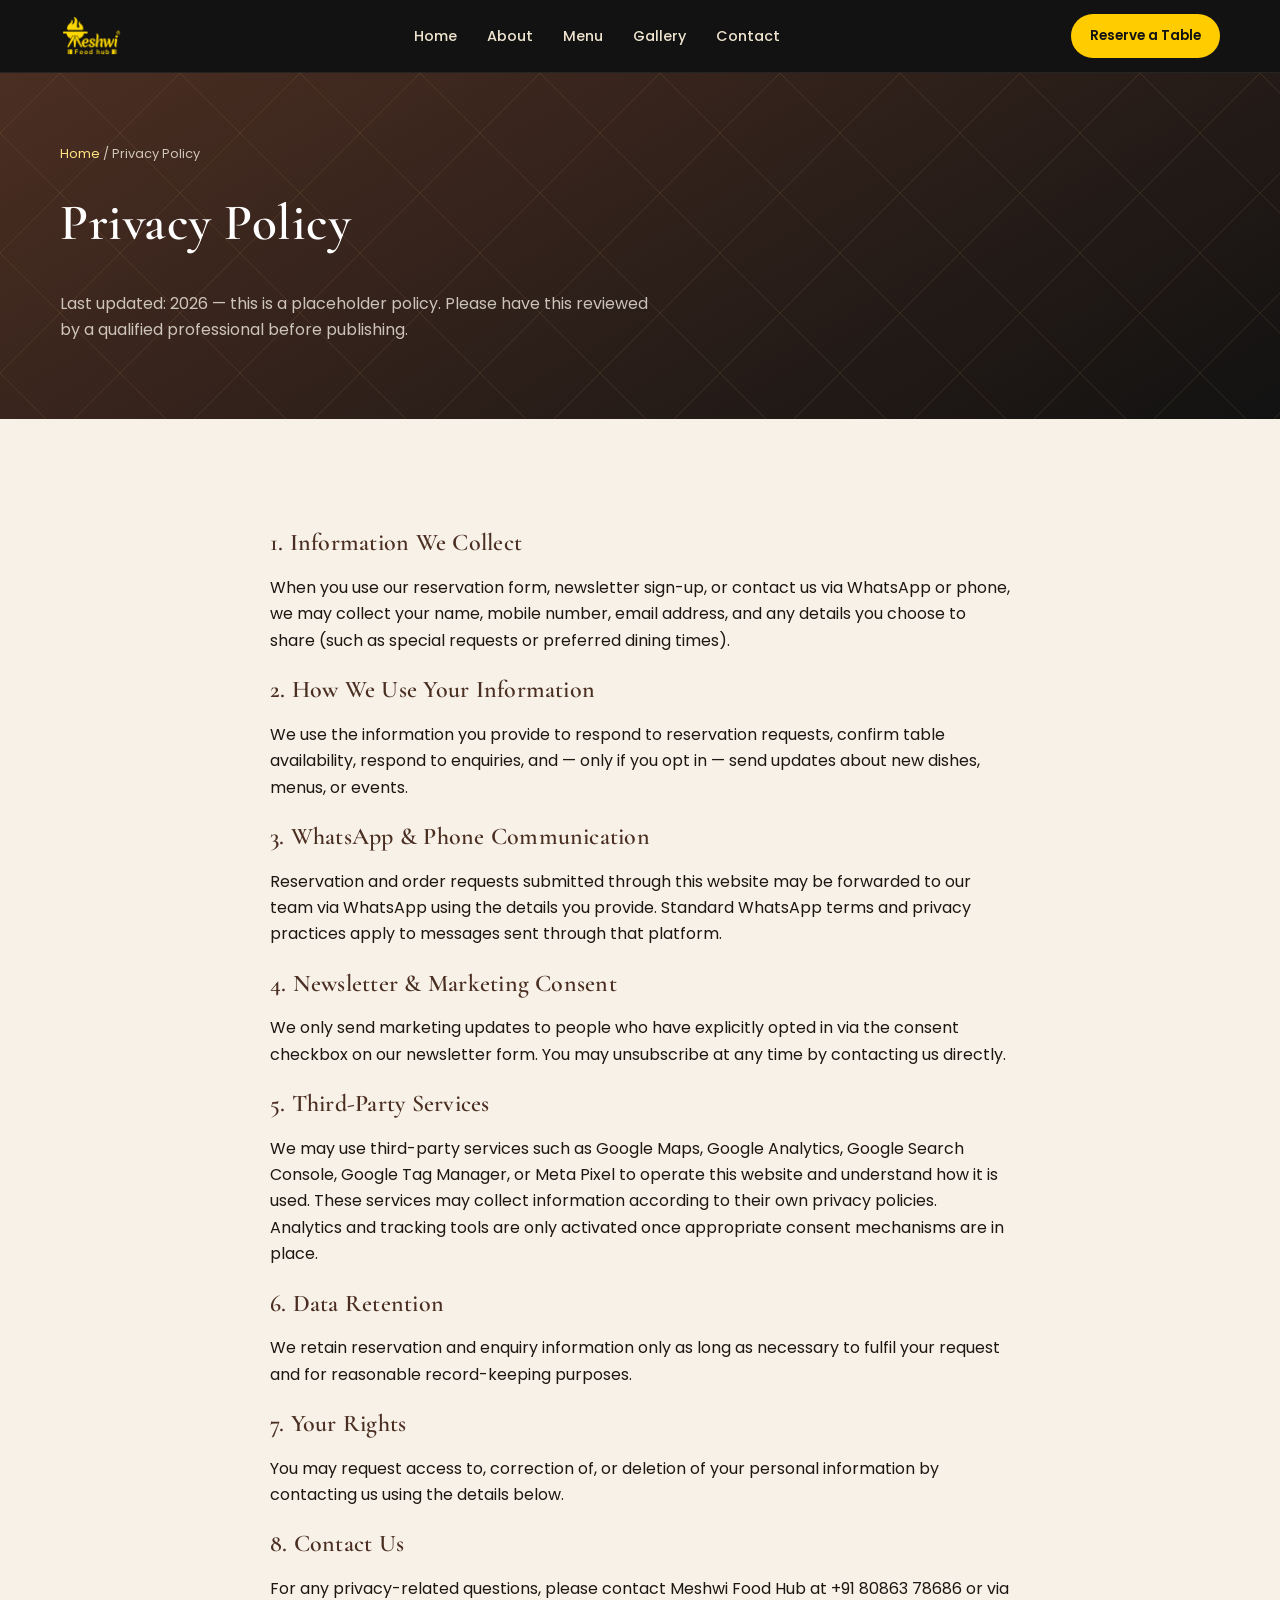
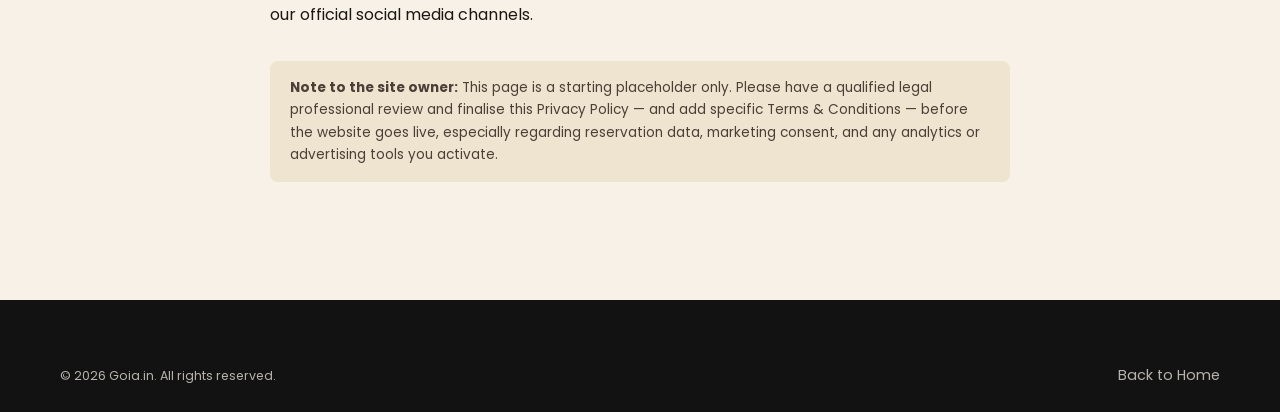
<file: privacy-policy.html>
<!DOCTYPE html>
<html lang="en">
<head>
<meta charset="UTF-8">
<meta name="viewport" content="width=device-width, initial-scale=1, viewport-fit=cover">
<title>Privacy Policy | Meshwi Food Hub</title>
<meta name="description" content="Privacy Policy for Meshwi Food Hub's website, reservation form and newsletter.">
<link rel="canonical" href="https://www.meshwifoodhub.com/privacy-policy.html">
<meta name="robots" content="noindex,follow">
<link rel="preconnect" href="https://fonts.googleapis.com">
<link rel="preconnect" href="https://fonts.gstatic.com" crossorigin>
<link href="https://fonts.googleapis.com/css2?family=Cormorant+Garamond:wght@500;600;700&family=Poppins:wght@400;500;600;700&display=swap" rel="stylesheet">
<link rel="stylesheet" href="css/style.css">
</head>
<body>
<a class="skip-link" href="#main">Skip to content</a>

<header class="site-header is-scrolled" style="position:relative;">
  <div class="container header-inner">
    <a href="index.html" class="brand" aria-label="Meshwi Food Hub home">
      <img src="assets/logo.png" alt="Meshwi Food Hub" class="brand-logo">
    </a>
    <nav class="main-nav" aria-label="Primary">
      <ul>
        <li><a href="index.html">Home</a></li>
        <li><a href="about.html">About</a></li>
        <li><a href="menu.html">Menu</a></li>
        <li><a href="gallery.html">Gallery</a></li>
        <li><a href="contact.html">Contact</a></li>
      </ul>
    </nav>
    <div class="header-actions">
      <a href="index.html#reserve" class="btn btn-primary btn-sm">Reserve a Table</a>
    </div>
  </div>
</header>

<main id="main">
  <section class="page-hero" style="padding-top:70px;">
    <div class="container">
      <p class="breadcrumb"><a href="index.html">Home</a> / Privacy Policy</p>
      <h1>Privacy Policy</h1>
      <p>Last updated: <span data-year>2026</span> — this is a placeholder policy. Please have this reviewed by a qualified professional before publishing.</p>
    </div>
  </section>

  <section class="section" id="terms">
    <div class="container" style="max-width:820px;">
      <h2>1. Information We Collect</h2>
      <p>When you use our reservation form, newsletter sign-up, or contact us via WhatsApp or phone, we may collect your name, mobile number, email address, and any details you choose to share (such as special requests or preferred dining times).</p>

      <h2>2. How We Use Your Information</h2>
      <p>We use the information you provide to respond to reservation requests, confirm table availability, respond to enquiries, and — only if you opt in — send updates about new dishes, menus, or events.</p>

      <h2>3. WhatsApp & Phone Communication</h2>
      <p>Reservation and order requests submitted through this website may be forwarded to our team via WhatsApp using the details you provide. Standard WhatsApp terms and privacy practices apply to messages sent through that platform.</p>

      <h2>4. Newsletter & Marketing Consent</h2>
      <p>We only send marketing updates to people who have explicitly opted in via the consent checkbox on our newsletter form. You may unsubscribe at any time by contacting us directly.</p>

      <h2>5. Third-Party Services</h2>
      <p>We may use third-party services such as Google Maps, Google Analytics, Google Search Console, Google Tag Manager, or Meta Pixel to operate this website and understand how it is used. These services may collect information according to their own privacy policies. Analytics and tracking tools are only activated once appropriate consent mechanisms are in place.</p>

      <h2>6. Data Retention</h2>
      <p>We retain reservation and enquiry information only as long as necessary to fulfil your request and for reasonable record-keeping purposes.</p>

      <h2>7. Your Rights</h2>
      <p>You may request access to, correction of, or deletion of your personal information by contacting us using the details below.</p>

      <h2>8. Contact Us</h2>
      <p>For any privacy-related questions, please contact Meshwi Food Hub at <span data-config="phone.display">+91 80863 78686</span> or via our official social media channels.</p>

      <p style="margin-top:32px;padding:16px 20px;background:var(--ivory-dim);border-radius:var(--radius-sm);font-size:.85rem;color:var(--ink-soft);">
        <strong>Note to the site owner:</strong> This page is a starting placeholder only. Please have a qualified legal professional review and finalise this Privacy Policy — and add specific Terms & Conditions — before the website goes live, especially regarding reservation data, marketing consent, and any analytics or advertising tools you activate.
      </p>
    </div>
  </section>
</main>

<footer class="site-footer">
  <div class="container">
    <div class="footer-bottom" style="border-top:none;padding-top:0;">
      <span>© <span data-year>2026</span> Goia.in. All rights reserved.</span>
      <div class="footer-bottom-links">
        <a href="index.html">Back to Home</a>
      </div>
    </div>
  </div>
</footer>

<script src="js/config.js"></script>
<script src="js/main.js"></script>
</body>
</html>
</file>
<file: css/style.css>
/* =========================================================
   MESHWI FOOD HUB — DESIGN SYSTEM
   Palette: charcoal #121212 · ivory #F7F1E7 · burnt orange #C85A28
            gold #C9A25D · brown #4B2E22 · white #FFFFFF
   Display: Cormorant Garamond · Body: Poppins
   Signature motif: hand-drawn mashrabiya lattice linework
   ========================================================= */

:root {
  --charcoal: #121212;
  --charcoal-soft: #1c1917;
  --ivory: #F7F1E7;
  --ivory-dim: #efe4cf;
  --orange: #FFCC00;
  /* Vibrant Brand Logo Yellow */
  --orange-deep: #E6B800;
  /* Darker yellow for hovers */
  --orange-text: #9E7A00;
  /* High contrast dark gold/amber for text on light backgrounds */
  --gold: #FFCC00;
  --gold-soft: #FFE380;
  --brown: #4B2E22;
  --white: #FFFFFF;

  --ink: #1b1712;
  --ink-soft: #4a4038;
  --line: rgba(75, 46, 34, .15);
  --line-dark: rgba(247, 241, 231, .14);

  --font-display: 'Cormorant Garamond', 'Times New Roman', serif;
  --font-body: 'Poppins', 'Segoe UI', sans-serif;

  --container: 1240px;
  --radius-lg: 22px;
  --radius-md: 14px;
  --radius-sm: 8px;

  --shadow-soft: 0 18px 45px -20px rgba(18, 12, 8, .35);
  --shadow-card: 0 10px 30px -14px rgba(18, 12, 8, .28);

  --ease: cubic-bezier(.22, .61, .36, 1);
  --sticky-bar-h: 64px;
}

*,
*::before,
*::after {
  box-sizing: border-box;
}

html {
  scroll-behavior: smooth;
}

@media (prefers-reduced-motion: reduce) {
  html {
    scroll-behavior: auto;
  }

  *,
  *::before,
  *::after {
    animation-duration: .001ms !important;
    animation-iteration-count: 1 !important;
    transition-duration: .001ms !important;
    scroll-behavior: auto !important;
  }
}

body {
  margin: 0;
  background: var(--ivory);
  color: var(--ink);
  font-family: var(--font-body);
  font-size: 16px;
  line-height: 1.65;
  -webkit-font-smoothing: antialiased;
  padding-bottom: calc(var(--sticky-bar-h) + env(safe-area-inset-bottom));
}

@media (min-width:900px) {
  body {
    padding-bottom: 0;
  }
}

img {
  max-width: 100%;
  display: block;
}

a {
  color: inherit;
  text-decoration: none;
}

button {
  font-family: inherit;
  cursor: pointer;
}

ul {
  list-style: none;
  margin: 0;
  padding: 0;
}

h1,
h2,
h3,
h4 {
  font-family: var(--font-display);
  font-weight: 600;
  color: var(--brown);
  margin: 0 0 .5em;
  letter-spacing: .01em;
}

p {
  margin: 0 0 1em;
}

/* Skip link */
.skip-link {
  position: absolute;
  left: 12px;
  top: -60px;
  background: var(--charcoal);
  color: var(--ivory);
  padding: .7em 1.2em;
  border-radius: var(--radius-sm);
  z-index: 999;
  transition: top .2s var(--ease);
}

.skip-link:focus {
  top: 12px;
}

/* Focus visibility */
a:focus-visible,
button:focus-visible,
input:focus-visible,
select:focus-visible,
textarea:focus-visible,
summary:focus-visible {
  outline: 3px solid var(--orange);
  outline-offset: 3px;
  border-radius: 4px;
}

.container {
  max-width: var(--container);
  margin: 0 auto;
  padding: 0 20px;
}

@media (min-width:640px) {
  .container {
    padding: 0 32px;
  }
}

@media (min-width:1100px) {
  .container {
    padding: 0 40px;
  }
}

.section {
  padding: 72px 0;
  position: relative;
}

.section-tight {
  padding: 48px 0;
}

@media (min-width:900px) {
  .section {
    padding: 104px 0;
  }

  .section-tight {
    padding: 64px 0;
  }
}

.section--charcoal {
  background: var(--charcoal);
  color: var(--ivory-dim);
}

.section--charcoal h2,
.section--charcoal h3 {
  color: var(--ivory);
}

.section--soft {
  background: var(--ivory-dim);
}

.section--charcoal .eyebrow {
  color: var(--orange);
}

.section--charcoal .eyebrow::before {
  background: var(--gold);
}

.eyebrow {
  font-family: var(--font-body);
  font-weight: 600;
  letter-spacing: .22em;
  text-transform: uppercase;
  font-size: .72rem;
  color: var(--orange-text);
  display: inline-flex;
  align-items: center;
  gap: 10px;
  margin-bottom: 14px;
}

.eyebrow::before {
  content: "";
  width: 26px;
  height: 1px;
  background: var(--gold);
  display: inline-block;
}

.section-head {
  max-width: 640px;
  margin-bottom: 44px;
}

.section-head.center {
  margin-left: auto;
  margin-right: auto;
  text-align: center;
}

h2.h-lg {
  font-size: clamp(2rem, 4.4vw, 3rem);
  line-height: 1.1;
}

.subhead {
  color: var(--ink-soft);
  font-size: 1.05rem;
  max-width: 52ch;
}

.section--charcoal .subhead {
  color: rgba(247, 241, 231, .72);
}

/* Divider — the signature lattice motif, used sparingly between major sections */
.lattice-divider {
  display: flex;
  align-items: center;
  justify-content: center;
  gap: 14px;
  margin: 0 auto;
  width: 100%;
  max-width: 220px;
  padding: 8px 0;
}

.lattice-divider span {
  flex: 1;
  height: 1px;
  background: linear-gradient(90deg, transparent, var(--gold), transparent);
}

.lattice-divider svg {
  flex: none;
  width: 22px;
  height: 22px;
  color: var(--gold);
}

/* Buttons */
.btn {
  display: inline-flex;
  align-items: center;
  justify-content: center;
  gap: .55em;
  padding: 14px 26px;
  min-height: 48px;
  border-radius: 999px;
  font-weight: 600;
  font-size: .95rem;
  border: 1px solid transparent;
  transition: transform .25s var(--ease), background .25s var(--ease), border-color .25s var(--ease), color .25s var(--ease);
  white-space: nowrap;
}

.btn:active {
  transform: scale(.97);
}

.btn-primary {
  background: var(--orange);
  color: #121212;
}

.btn-primary:hover {
  background: var(--orange-deep);
  color: #121212;
}

.btn-outline {
  background: transparent;
  border-color: var(--gold);
  color: var(--brown);
}

.btn-outline:hover {
  background: rgba(201, 162, 93, .12);
}

.btn-outline-light {
  background: transparent;
  border-color: rgba(247, 241, 231, .5);
  color: var(--ivory);
}

.btn-outline-light:hover {
  background: rgba(247, 241, 231, .1);
  border-color: var(--gold);
}

.btn-ghost {
  background: transparent;
  color: var(--brown);
  padding: 10px 6px;
  min-height: auto;
  text-decoration: underline;
  text-underline-offset: 4px;
  text-decoration-color: var(--gold);
}

.btn-sm {
  padding: 10px 18px;
  min-height: 40px;
  font-size: .85rem;
}

.btn-block {
  width: 100%;
}

.btn svg {
  width: 18px;
  height: 18px;
  flex: none;
}

.announcement {
  background: var(--brown);
  color: var(--ivory-dim);
  font-size: .8rem;
  text-align: center;
  padding: 9px 40px 9px 16px;
  position: relative;
  z-index: 60;
}

.announcement a {
  color: var(--gold-soft);
  font-weight: 600;
  margin-left: 10px;
  text-decoration: underline;
  text-underline-offset: 3px;
  white-space: nowrap;
}

.announcement__close {
  position: absolute;
  right: 12px;
  top: 50%;
  transform: translateY(-50%);
  background: none;
  border: none;
  color: var(--ivory-dim);
  font-size: 1.2rem;
  cursor: pointer;
  display: flex;
  align-items: center;
  justify-content: center;
  padding: 4px;
  line-height: 1;
  transition: color .2s var(--ease);
}

.announcement__close:hover {
  color: var(--white);
}

/* =========================== HEADER / NAV =========================== */
.site-header {
  position: sticky;
  top: 0;
  z-index: 70;
  background: var(--charcoal);
  border-bottom: 1px solid rgba(247, 241, 231, .08);
  transition: background .35s var(--ease), box-shadow .35s var(--ease), padding .3s var(--ease);
  padding: 14px 0;
}

.site-header.is-scrolled {
  background: rgba(18, 18, 18, .96);
  backdrop-filter: blur(10px);
  box-shadow: 0 8px 30px -18px rgba(0, 0, 0, .6);
  padding: 10px 0;
}

.header-inner {
  display: flex;
  align-items: center;
  justify-content: space-between;
  gap: 18px;
}

.brand {
  display: flex;
  align-items: center;
  gap: 10px;
  color: var(--ivory);
}

.brand-logo {
  height: clamp(34px, 4.5vw, 42px);
  width: auto;
  display: block;
}

.brand-mark {
  width: 42px;
  height: 42px;
  flex: none;
  color: var(--gold);
}

.brand-word {
  line-height: 1.05;
  font-family: var(--font-display);
}

.brand-word b {
  display: block;
  font-size: 1.18rem;
  font-weight: 700;
  letter-spacing: .04em;
}

.brand-word em {
  display: block;
  font-style: normal;
  font-size: .62rem;
  letter-spacing: .32em;
  text-transform: uppercase;
  color: var(--gold);
}

.main-nav {
  display: none;
}

.main-nav ul {
  display: flex;
  align-items: center;
  gap: 30px;
}

.main-nav a {
  color: var(--ivory-dim);
  font-size: .9rem;
  font-weight: 500;
  position: relative;
  padding: 6px 0;
}

.main-nav a::after {
  content: "";
  position: absolute;
  left: 0;
  right: 0;
  bottom: 0;
  height: 2px;
  background: var(--orange);
  transform: scaleX(0);
  transform-origin: left;
  transition: transform .25s var(--ease);
}

.main-nav a:hover::after,
.main-nav a.active::after {
  transform: scaleX(1);
}

.header-actions {
  display: flex;
  align-items: center;
  gap: 12px;
}

.header-actions .btn-outline-light {
  display: none;
}

@media (min-width:900px) {
  .main-nav {
    display: block;
  }

  .header-actions .btn-outline-light {
    display: inline-flex;
  }
}

.hamburger {
  display: inline-flex;
  align-items: center;
  justify-content: center;
  width: 46px;
  height: 46px;
  border-radius: 10px;
  background: rgba(247, 241, 231, .08);
  border: 1px solid rgba(247, 241, 231, .18);
  color: var(--ivory);
}

@media (min-width:900px) {
  .hamburger {
    display: none;
  }
}

.hamburger svg {
  width: 22px;
  height: 22px;
}

/* Mobile menu panel */
.mobile-menu {
  position: fixed;
  inset: 0;
  z-index: 90;
  visibility: hidden;
  pointer-events: none;
}

.mobile-menu.is-open {
  visibility: visible;
  pointer-events: auto;
}

.mobile-menu__backdrop {
  position: absolute;
  inset: 0;
  background: rgba(18, 18, 18, .55);
  opacity: 0;
  transition: opacity .3s var(--ease);
}

.mobile-menu.is-open .mobile-menu__backdrop {
  opacity: 1;
}

.mobile-menu__panel {
  position: absolute;
  top: 0;
  right: 0;
  bottom: 0;
  width: min(340px, 86vw);
  background: var(--charcoal);
  color: var(--ivory);
  padding: 22px 26px;
  padding-top: calc(22px + env(safe-area-inset-top));
  transform: translateX(100%);
  transition: transform .35s var(--ease);
  display: flex;
  flex-direction: column;
  overflow-y: auto;
}

.mobile-menu.is-open .mobile-menu__panel {
  transform: translateX(0);
}

.mobile-menu__top {
  display: flex;
  justify-content: space-between;
  align-items: center;
  margin-bottom: 26px;
}

.mobile-menu__close {
  width: 42px;
  height: 42px;
  border-radius: 10px;
  background: rgba(247, 241, 231, .08);
  border: 1px solid rgba(247, 241, 231, .18);
  color: var(--ivory);
  display: inline-flex;
  align-items: center;
  justify-content: center;
}

.mobile-menu__close svg {
  width: 20px;
  height: 20px;
}

.mobile-menu nav ul {
  display: flex;
  flex-direction: column;
}

.mobile-menu nav a {
  display: block;
  padding: 14px 4px;
  font-size: 1.15rem;
  font-family: var(--font-display);
  border-bottom: 1px solid rgba(247, 241, 231, .1);
}

.mobile-menu__actions {
  margin-top: 24px;
  display: flex;
  flex-direction: column;
  gap: 12px;
}

/* =========================== HERO =========================== */
.hero {
  position: relative;
  color: var(--white);
  min-height: min(92vh, 780px);
  display: flex;
  align-items: flex-end;
  background:
    linear-gradient(180deg, rgba(18, 18, 18, .35) 0%, rgba(18, 18, 18, .55) 45%, rgba(18, 18, 18, .92) 100%),
    radial-gradient(120% 120% at 15% 0%, rgba(75, 46, 34, .4), transparent 60%),
    url('../assets/hero-mandi.png') no-repeat center center / cover;
  overflow: hidden;
  margin-top: -1px;
}

.hero__inner {
  position: relative;
  z-index: 2;
  padding: 110px 0 56px;
  width: 100%;
}

.hero__content {
  max-width: 680px;
}

.hero .eyebrow {
  color: var(--gold-soft);
}

.hero .eyebrow::before {
  background: var(--gold-soft);
}

.hero h1 {
  color: var(--white);
  font-size: clamp(2.3rem, 6.4vw, 4.1rem);
  line-height: 1.06;
  margin-bottom: .42em;
}

.hero p.lead {
  color: rgba(247, 241, 231, .86);
  font-size: clamp(1rem, 2vw, 1.15rem);
  max-width: 52ch;
  margin-bottom: 1.8em;
}

.hero__ctas {
  display: flex;
  flex-wrap: wrap;
  gap: 14px;
  align-items: center;
  margin-bottom: 26px;
}

.hero__call {
  color: var(--gold-soft);
  font-weight: 600;
  display: inline-flex;
  align-items: center;
  gap: 8px;
  text-decoration: underline;
  text-underline-offset: 4px;
}

.hero__call svg {
  width: 16px;
  height: 16px;
}

.rating-card {
  display: inline-flex;
  align-items: center;
  gap: 16px;
  background: rgba(18, 18, 18, .55);
  backdrop-filter: blur(6px);
  border: 1px solid rgba(247, 241, 231, .16);
  border-radius: var(--radius-md);
  padding: 14px 20px;
  max-width: 100%;
}

.rating-card__score {
  font-family: var(--font-display);
  font-size: 1.9rem;
  font-weight: 700;
  color: var(--gold);
  line-height: 1;
}

.rating-card__meta {
  font-size: .78rem;
  color: rgba(247, 241, 231, .82);
  line-height: 1.5;
}

.rating-card__stars {
  color: var(--gold);
  letter-spacing: 2px;
  font-size: .85rem;
}

/* =========================== QUICK INFO STRIP =========================== */
.info-strip {
  margin-top: -64px;
  position: relative;
  z-index: 5;
}

.info-grid {
  display: grid;
  grid-template-columns: 1fr;
  gap: 14px;
}

@media (min-width:640px) {
  .info-grid {
    grid-template-columns: repeat(2, 1fr);
  }
}

@media (min-width:980px) {
  .info-grid {
    grid-template-columns: repeat(4, 1fr);
  }
}

.info-card {
  background: var(--white);
  border-radius: var(--radius-md);
  padding: 20px 20px;
  box-shadow: var(--shadow-card);
  display: flex;
  gap: 14px;
  align-items: flex-start;
  border: 1px solid var(--line);
  transition: transform .25s var(--ease), box-shadow .25s var(--ease);
}

a.info-card:hover,
button.info-card:hover {
  transform: translateY(-4px);
  box-shadow: var(--shadow-soft);
}

.info-card__icon {
  width: 42px;
  height: 42px;
  border-radius: 50%;
  background: rgba(255, 204, 0, .15);
  color: var(--orange-text);
  display: flex;
  align-items: center;
  justify-content: center;
  flex: none;
}

.info-card__icon svg {
  width: 20px;
  height: 20px;
}

.info-card h4 {
  margin: 0 0 4px;
  font-size: 1rem;
  color: var(--brown);
  font-family: var(--font-body);
  font-weight: 600;
}

.info-card p {
  margin: 0;
  font-size: .85rem;
  color: var(--ink-soft);
}

/* =========================== INTRO / ABOUT =========================== */
.about-grid {
  display: grid;
  gap: 36px;
  align-items: center;
}

@media (min-width:900px) {
  .about-grid {
    grid-template-columns: 1fr 1fr;
    gap: 64px;
  }
}

.about-grid.reverse {
  direction: rtl;
}

.about-grid.reverse>* {
  direction: ltr;
}

.about-media {
  position: relative;
  border-radius: var(--radius-lg);
  overflow: hidden;
  box-shadow: var(--shadow-soft);
  aspect-ratio: 4/5;
}

.about-media .placeholder-photo {
  position: absolute;
  inset: 0;
}

.about-media__frame {
  position: absolute;
  inset: 14px;
  border: 1px solid rgba(247, 241, 231, .5);
  border-radius: calc(var(--radius-lg) - 8px);
  pointer-events: none;
}

.highlight-list {
  display: flex;
  flex-direction: column;
  gap: 14px;
  margin: 24px 0;
}

.highlight-item {
  display: flex;
  align-items: center;
  gap: 12px;
  font-weight: 500;
  color: var(--brown);
}

.highlight-item svg {
  width: 20px;
  height: 20px;
  color: var(--orange-text);
  flex: none;
}

/* =========================== PLACEHOLDER PHOTOGRAPHY =========================== */
/* All photographs are tasteful, clearly-labelled placeholders until the owner
   supplies licensed Meshwi Food Hub photography. See README for replacement steps. */
.placeholder-photo {
  position: relative;
  width: 100%;
  height: 100%;
  overflow: hidden;
  background: var(--brown);
  display: flex;
  align-items: center;
  justify-content: center;
  color: var(--gold-soft);
}

.placeholder-photo::before {
  content: "";
  position: absolute;
  inset: 0;
  opacity: .5;
  background-image: url("data:image/svg+xml,%3Csvg xmlns='http://www.w3.org/2000/svg' width='90' height='90' viewBox='0 0 90 90'%3E%3Cg fill='none' stroke='%23C9A25D' stroke-width='.8'%3E%3Ccircle cx='45' cy='45' r='30'/%3E%3Cpath d='M45 0 L90 45 L45 90 L0 45 Z'/%3E%3C/g%3E%3C/svg%3E");
  background-size: 90px 90px;
}

.placeholder-photo__icon {
  position: relative;
  z-index: 1;
  width: 34%;
  max-width: 64px;
  opacity: .9;
}

.placeholder-photo__label {
  position: absolute;
  left: 10px;
  bottom: 10px;
  z-index: 2;
  font-size: .62rem;
  letter-spacing: .05em;
  background: rgba(18, 18, 18, .62);
  color: var(--ivory-dim);
  padding: 5px 9px;
  border-radius: 6px;
  max-width: calc(100% - 20px);
}

.placeholder-photo[data-tone="ivory"] {
  background: linear-gradient(150deg, #5a3a29, #3a241a);
}

.placeholder-photo[data-tone="charcoal"] {
  background: linear-gradient(150deg, #231d18, #121212);
}

/* =========================== SPECIALITY CARDS =========================== */
.card-grid {
  display: grid;
  grid-template-columns: 1fr;
  gap: 26px;
}

@media (min-width:640px) {
  .card-grid {
    grid-template-columns: repeat(2, 1fr);
  }
}

@media (min-width:1100px) {
  .card-grid {
    grid-template-columns: repeat(3, 1fr);
  }
}

.dish-card {
  background: var(--white);
  border-radius: var(--radius-lg);
  overflow: hidden;
  box-shadow: var(--shadow-card);
  border: 1px solid var(--line);
  display: flex;
  flex-direction: column;
  transition: transform .3s var(--ease), box-shadow .3s var(--ease);
}

.dish-card:hover {
  transform: translateY(-6px);
  box-shadow: var(--shadow-soft);
}

.dish-card__media {
  aspect-ratio: 4/3;
  position: relative;
  overflow: hidden;
}

.dish-card__image,
.menu-row__image {
  width: 100%;
  height: 100%;
  object-fit: cover;
  display: block;
  transition: transform .5s var(--ease);
}

.dish-card:hover .dish-card__image {
  transform: scale(1.05);
}

.dish-card__badges {
  position: absolute;
  top: 12px;
  left: 12px;
  display: flex;
  gap: 6px;
  z-index: 2;
}

.badge {
  font-size: .66rem;
  font-weight: 700;
  letter-spacing: .04em;
  text-transform: uppercase;
  padding: 5px 10px;
  border-radius: 999px;
}

.badge-best {
  background: var(--gold);
  color: var(--brown);
}

.badge-spice {
  background: var(--orange);
  color: var(--white);
}

.badge-veg {
  background: #2f6b3a;
  color: var(--white);
}

.badge-out {
  background: rgba(18, 18, 18, .75);
  color: var(--ivory);
}

.dish-card__body {
  padding: 20px 22px 22px;
  display: flex;
  flex-direction: column;
  gap: 8px;
  flex: 1;
}

.dish-card__body h3 {
  font-size: 1.28rem;
  margin: 0;
}

.dish-card__body p {
  font-size: .88rem;
  color: var(--ink-soft);
  margin: 0;
  flex: 1;
}

.dish-card__footer {
  display: flex;
  align-items: center;
  justify-content: space-between;
  margin-top: 10px;
}

/* =========================== MENU PREVIEW / FULL MENU =========================== */
.menu-tabs {
  display: flex;
  flex-wrap: wrap;
  gap: 10px;
  margin-bottom: 36px;
}

.menu-tab {
  padding: 10px 18px;
  border-radius: 999px;
  border: 1px solid var(--line);
  background: var(--white);
  color: var(--brown);
  font-size: .85rem;
  font-weight: 600;
  transition: background .2s var(--ease), color .2s var(--ease), border-color .2s var(--ease);
}

.menu-tab.is-active,
.menu-tab:hover {
  background: var(--brown);
  color: var(--ivory);
  border-color: var(--brown);
}

.menu-tab.is-active {
  background: var(--orange);
  border-color: var(--orange);
}

.menu-search {
  display: flex;
  align-items: center;
  gap: 10px;
  background: var(--white);
  border: 1px solid var(--line);
  border-radius: 999px;
  padding: 6px 8px 6px 18px;
  margin-bottom: 32px;
  max-width: 420px;
}

.menu-search svg {
  width: 18px;
  height: 18px;
  color: var(--ink-soft);
  flex: none;
}

.menu-search input {
  border: none;
  outline: none;
  flex: 1;
  font-family: inherit;
  font-size: .95rem;
  background: transparent;
  padding: 10px 4px;
  min-width: 0;
}

.menu-search input::placeholder {
  color: var(--ink-soft);
}

.menu-list {
  display: grid;
  grid-template-columns: 1fr;
  gap: 16px;
}

@media (min-width:760px) {
  .menu-list {
    grid-template-columns: 1fr 1fr;
  }
}

.menu-row {
  display: flex;
  gap: 16px;
  background: var(--white);
  border: 1px solid var(--line);
  border-radius: var(--radius-md);
  padding: 14px;
  align-items: center;
}

.menu-row__media {
  width: 84px;
  height: 84px;
  border-radius: var(--radius-sm);
  overflow: hidden;
  flex: none;
}

.menu-row__body {
  flex: 1;
  min-width: 0;
}

.menu-row__top {
  display: flex;
  align-items: center;
  justify-content: space-between;
  gap: 10px;
}

.menu-row__top h4 {
  margin: 0;
  font-size: 1.05rem;
  font-family: var(--font-display);
  color: var(--brown);
}

.menu-row__price {
  font-weight: 700;
  color: var(--orange-text);
  font-size: .92rem;
  white-space: nowrap;
}

.menu-row p {
  margin: 4px 0 0;
  font-size: .82rem;
  color: var(--ink-soft);
}

.menu-row__tags {
  display: flex;
  gap: 6px;
  margin-top: 8px;
  flex-wrap: wrap;
}

.menu-empty {
  text-align: center;
  padding: 60px 20px;
  color: var(--ink-soft);
}

/* =========================== WHY CHOOSE =========================== */
.feature-grid {
  display: grid;
  grid-template-columns: 1fr;
  gap: 24px;
}

@media (min-width:640px) {
  .feature-grid {
    grid-template-columns: repeat(2, 1fr);
  }
}

@media (min-width:1100px) {
  .feature-grid {
    grid-template-columns: repeat(4, 1fr);
  }
}

.feature-card {
  padding: 8px 4px;
}

.feature-card__icon {
  width: 52px;
  height: 52px;
  border-radius: 50%;
  background: rgba(201, 162, 93, .15);
  color: var(--gold);
  display: flex;
  align-items: center;
  justify-content: center;
  margin-bottom: 18px;
  transition: background .25s var(--ease), transform .25s var(--ease);
}

.feature-card:hover .feature-card__icon {
  background: var(--orange);
  color: var(--white);
  transform: rotate(-8deg);
}

.feature-card__icon svg {
  width: 24px;
  height: 24px;
}

.feature-card h3 {
  font-size: 1.2rem;
  margin-bottom: 6px;
}

.section--charcoal .feature-card h3 {
  color: var(--gold-soft);
}

.feature-card p {
  font-size: .9rem;
  color: var(--ink-soft);
  margin: 0;
}

.section--charcoal .feature-card p {
  color: rgba(247, 241, 231, .68);
}

/* =========================== AMBIENCE STORY =========================== */
.story {
  position: relative;
  border-radius: var(--radius-lg);
  overflow: hidden;
}

.story__grid {
  display: grid;
  grid-template-columns: 1fr;
}

@media (min-width:900px) {
  .story__grid {
    grid-template-columns: 1.1fr 1fr;
  }
}

.story__media {
  aspect-ratio: 16/10;
}

@media (min-width:900px) {
  .story__media {
    aspect-ratio: auto;
    height: 100%;
  }
}

.story__content {
  background: var(--charcoal);
  color: var(--ivory-dim);
  padding: 44px 32px;
  display: flex;
  flex-direction: column;
  justify-content: center;
  gap: 16px;
}

@media (min-width:900px) {
  .story__content {
    padding: 64px 56px;
  }
}

.story__content h2 {
  color: var(--ivory);
}

.story__tags {
  display: flex;
  flex-wrap: wrap;
  gap: 10px;
  margin: 6px 0 20px;
}

.story__tag {
  font-size: .78rem;
  padding: 7px 14px;
  border: 1px solid rgba(247, 241, 231, .25);
  border-radius: 999px;
  color: rgba(247, 241, 231, .85);
}

.story__ctas {
  display: flex;
  flex-wrap: wrap;
  gap: 12px;
}

/* =========================== GALLERY =========================== */
.gallery-filters {
  display: flex;
  flex-wrap: wrap;
  gap: 10px;
  margin-bottom: 30px;
}

.gallery-grid {
  column-count: 1;
  column-gap: 16px;
}

@media (min-width:640px) {
  .gallery-grid {
    column-count: 2;
  }
}

@media (min-width:980px) {
  .gallery-grid {
    column-count: 3;
  }
}

.gallery-item {
  break-inside: avoid;
  margin-bottom: 16px;
  border-radius: var(--radius-md);
  overflow: hidden;
  border: 1px solid var(--line);
  position: relative;
}

.gallery-item button {
  display: block;
  width: 100%;
  padding: 0;
  border: none;
  background: none;
}

.gallery-item .placeholder-photo {
  aspect-ratio: var(--ar, 4/5);
}

.gallery-item[data-cat] {
  transition: opacity .25s var(--ease), transform .25s var(--ease);
}

.gallery-item.is-hidden {
  display: none;
}

.lightbox {
  position: fixed;
  inset: 0;
  z-index: 120;
  background: rgba(10, 8, 6, .94);
  display: none;
  align-items: center;
  justify-content: center;
  padding: 20px;
}

.lightbox.is-open {
  display: flex;
}

.lightbox__frame {
  position: relative;
  max-width: min(900px, 94vw);
  width: 100%;
  aspect-ratio: 4/3;
  border-radius: var(--radius-md);
  overflow: hidden;
}

.lightbox__caption {
  text-align: center;
  color: var(--ivory-dim);
  margin-top: 14px;
  font-size: .9rem;
}

.lightbox__close,
.lightbox__nav {
  position: absolute;
  background: rgba(247, 241, 231, .1);
  border: 1px solid rgba(247, 241, 231, .24);
  color: var(--ivory);
  border-radius: 50%;
  width: 46px;
  height: 46px;
  display: flex;
  align-items: center;
  justify-content: center;
}

.lightbox__close {
  top: -58px;
  right: 0;
}

.lightbox__nav svg,
.lightbox__close svg {
  width: 20px;
  height: 20px;
}

.lightbox__prev {
  left: -58px;
  top: 50%;
  transform: translateY(-50%);
}

.lightbox__next {
  right: -58px;
  top: 50%;
  transform: translateY(-50%);
}

@media (max-width:860px) {
  .lightbox__close {
    top: -52px;
    right: 0;
  }

  .lightbox__prev {
    left: 4px;
  }

  .lightbox__next {
    right: 4px;
  }
}

/* =========================== REVIEWS =========================== */
.review-summary {
  display: flex;
  align-items: center;
  gap: 20px;
  margin-bottom: 38px;
  flex-wrap: wrap;
}

.review-summary__score {
  font-family: var(--font-display);
  font-size: 3.2rem;
  color: var(--brown);
  line-height: 1;
}

.review-summary__stars {
  color: var(--gold);
  font-size: 1.1rem;
  letter-spacing: 3px;
}

.review-grid {
  display: grid;
  grid-template-columns: 1fr;
  gap: 20px;
}

@media (min-width:720px) {
  .review-grid {
    grid-template-columns: repeat(2, 1fr);
  }
}

@media (min-width:1100px) {
  .review-grid {
    grid-template-columns: repeat(3, 1fr);
  }
}

.review-card {
  background: var(--white);
  border: 1px solid var(--line);
  border-radius: var(--radius-md);
  padding: 24px;
  box-shadow: var(--shadow-card);
}

.review-card__stars {
  color: var(--gold);
  letter-spacing: 2px;
  margin-bottom: 10px;
  display: block;
}

.review-card p {
  font-size: .92rem;
  color: var(--ink-soft);
  margin-bottom: 14px;
}

.review-card__meta {
  font-size: .8rem;
  font-weight: 600;
  color: var(--brown);
}

.review-actions {
  display: flex;
  flex-wrap: wrap;
  gap: 14px;
  margin-top: 32px;
}

.review-note {
  font-size: .78rem;
  color: var(--ink-soft);
  margin-top: 18px;
  max-width: 60ch;
}

/* =========================== ORDERING =========================== */
.order-panel {
  background: var(--charcoal);
  border-radius: var(--radius-lg);
  padding: 44px 28px;
  color: var(--ivory-dim);
  position: relative;
  overflow: hidden;
}

@media (min-width:900px) {
  .order-panel {
    padding: 64px 60px;
  }
}

.order-panel h2 {
  color: var(--white);
}

.order-btns {
  display: grid;
  grid-template-columns: 1fr;
  gap: 14px;
  margin-top: 28px;
  max-width: 420px;
}

@media (min-width:520px) {
  .order-btns {
    grid-template-columns: 1fr 1fr;
  }
}

.order-btns .btn {
  width: 100%;
}

/* =========================== LOCATION / CONTACT =========================== */
.location-grid {
  display: grid;
  grid-template-columns: 1fr;
  gap: 32px;
}

@media (min-width:960px) {
  .location-grid {
    grid-template-columns: 1fr 1fr;
    gap: 48px;
    align-items: start;
  }
}

.location-card {
  background: var(--white);
  border: 1px solid var(--line);
  border-radius: var(--radius-lg);
  padding: 30px;
  box-shadow: var(--shadow-card);
}

.open-indicator {
  display: inline-flex;
  align-items: center;
  gap: 8px;
  font-size: .82rem;
  font-weight: 600;
  padding: 7px 14px;
  border-radius: 999px;
  margin-bottom: 18px;
}

.open-indicator.is-open {
  background: rgba(47, 107, 58, .12);
  color: #2f6b3a;
}

.open-indicator.is-closed {
  background: rgba(200, 90, 40, .12);
  color: var(--orange-deep);
}

.open-indicator .dot {
  width: 8px;
  height: 8px;
  border-radius: 50%;
  background: currentColor;
}

.contact-list {
  display: flex;
  flex-direction: column;
  gap: 16px;
  margin: 20px 0;
}

.contact-list li {
  display: flex;
  align-items: flex-start;
  gap: 12px;
}

.contact-list svg {
  width: 20px;
  height: 20px;
  color: var(--orange);
  flex: none;
  margin-top: 2px;
}

.contact-actions {
  display: flex;
  flex-wrap: wrap;
  gap: 12px;
  margin-top: 24px;
}

.map-embed {
  border-radius: var(--radius-lg);
  overflow: hidden;
  border: 1px solid var(--line);
  box-shadow: var(--shadow-card);
  aspect-ratio: 4/3;
}

.map-embed iframe {
  width: 100%;
  height: 100%;
  border: 0;
}

/* =========================== RESERVATION FORM =========================== */
.form-card {
  background: var(--white);
  border: 1px solid var(--line);
  border-radius: var(--radius-lg);
  padding: 30px;
  box-shadow: var(--shadow-card);
}

@media (min-width:768px) {
  .form-card {
    padding: 44px;
  }
}

.form-grid {
  display: grid;
  grid-template-columns: 1fr;
  gap: 20px;
}

@media (min-width:640px) {
  .form-grid {
    grid-template-columns: 1fr 1fr;
  }
}

.field {
  display: flex;
  flex-direction: column;
  gap: 6px;
}

.field.full {
  grid-column: 1/-1;
}

.field label {
  font-size: .85rem;
  font-weight: 600;
  color: var(--brown);
}

.field input,
.field select,
.field textarea {
  font-family: inherit;
  font-size: 1rem;
  padding: 13px 14px;
  border-radius: var(--radius-sm);
  border: 1px solid var(--line);
  background: var(--ivory);
  color: var(--ink);
  min-height: 48px;
}

.field textarea {
  min-height: 96px;
  resize: vertical;
}

.field input:focus,
.field select:focus,
.field textarea:focus {
  border-color: var(--orange);
  outline: none;
}

.field-error {
  font-size: .78rem;
  color: #a8281c;
  min-height: 1em;
}

.field.has-error input,
.field.has-error select,
.field.has-error textarea {
  border-color: #a8281c;
}

.form-status {
  margin-top: 18px;
  padding: 14px 16px;
  border-radius: var(--radius-sm);
  font-size: .9rem;
  display: none;
}

.form-status.is-success {
  display: block;
  background: rgba(47, 107, 58, .12);
  color: #2f6b3a;
}

.form-status.is-error {
  display: block;
  background: rgba(200, 40, 28, .1);
  color: #a8281c;
}

.form-status.is-loading {
  display: block;
  background: rgba(201, 162, 93, .15);
  color: var(--brown);
}

/* =========================== FAQ =========================== */
.faq-list {
  max-width: 820px;
}

.faq-item {
  border-bottom: 1px solid var(--line);
}

.faq-item summary {
  cursor: pointer;
  list-style: none;
  display: flex;
  align-items: center;
  justify-content: space-between;
  gap: 16px;
  padding: 20px 4px;
  font-family: var(--font-display);
  font-size: 1.12rem;
  color: var(--brown);
  font-weight: 600;
}

.faq-item summary::-webkit-details-marker {
  display: none;
}

.faq-item summary svg {
  width: 20px;
  height: 20px;
  color: var(--orange);
  flex: none;
  transition: transform .25s var(--ease);
}

.faq-item[open] summary svg {
  transform: rotate(45deg);
}

.faq-item p {
  padding: 0 4px 20px;
  color: var(--ink-soft);
  font-size: .92rem;
  max-width: 70ch;
}

/* =========================== INSTAGRAM =========================== */
.insta-grid {
  display: grid;
  grid-template-columns: repeat(3, 1fr);
  gap: 10px;
}

@media (min-width:640px) {
  .insta-grid {
    grid-template-columns: repeat(6, 1fr);
  }
}

.insta-tile {
  aspect-ratio: 1/1;
  border-radius: var(--radius-sm);
  overflow: hidden;
  position: relative;
}

.insta-tile a {
  display: block;
  width: 100%;
  height: 100%;
}

/* =========================== NEWSLETTER =========================== */
.newsletter {
  background: var(--gold-soft);
  border-radius: var(--radius-lg);
  padding: 36px 26px;
}

@media (min-width:900px) {
  .newsletter {
    padding: 48px 56px;
    display: flex;
    align-items: center;
    justify-content: space-between;
    gap: 40px;
  }
}

.newsletter__form {
  display: flex;
  flex-wrap: wrap;
  gap: 12px;
  margin-top: 18px;
}

@media (min-width:900px) {
  .newsletter__form {
    margin-top: 0;
  }
}

.newsletter__form input[type=text] {
  flex: 1;
  min-width: 180px;
  padding: 13px 16px;
  border-radius: 999px;
  border: 1px solid var(--gold);
  font-family: inherit;
}

.newsletter__consent {
  display: flex;
  align-items: flex-start;
  gap: 8px;
  font-size: .78rem;
  width: 100%;
  color: var(--brown);
}

.newsletter__consent input {
  margin-top: 3px;
}

/* =========================== FOOTER =========================== */
.site-footer {
  background: var(--charcoal);
  color: rgba(247, 241, 231, .72);
  padding: 64px 0 24px;
}

.footer-grid {
  display: grid;
  grid-template-columns: 1fr;
  gap: 40px;
  margin-bottom: 48px;
}

@media (min-width:720px) {
  .footer-grid {
    grid-template-columns: 1.4fr 1fr 1fr 1fr;
  }
}

.footer-brand .brand {
  margin-bottom: 14px;
}

.footer-brand p {
  font-size: .88rem;
  max-width: 34ch;
}

.site-footer h5 {
  color: var(--gold-soft);
  font-family: var(--font-body);
  font-size: .78rem;
  letter-spacing: .12em;
  text-transform: uppercase;
  margin-bottom: 16px;
}

.site-footer ul {
  display: flex;
  flex-direction: column;
  gap: 10px;
}

.site-footer a {
  font-size: .9rem;
  color: rgba(247, 241, 231, .72);
  transition: color .2s var(--ease);
}

.site-footer a:hover {
  color: var(--gold);
}

.footer-social {
  display: flex;
  gap: 10px;
  margin-top: 4px;
}

.footer-social a {
  width: 38px;
  height: 38px;
  border-radius: 50%;
  border: 1px solid rgba(247, 241, 231, .2);
  display: flex;
  align-items: center;
  justify-content: center;
}

.footer-social svg {
  width: 17px;
  height: 17px;
}

.footer-bottom {
  border-top: 1px solid rgba(247, 241, 231, .12);
  padding-top: 22px;
  display: flex;
  flex-wrap: wrap;
  gap: 14px;
  justify-content: space-between;
  align-items: center;
  font-size: .78rem;
}

.footer-bottom-links {
  display: flex;
  gap: 18px;
}

/* =========================== STICKY MOBILE ACTION BAR =========================== */
.sticky-actions {
  position: fixed;
  left: 0;
  right: 0;
  bottom: 0;
  z-index: 80;
  background: var(--charcoal);
  display: grid;
  grid-template-columns: repeat(4, 1fr);
  border-top: 1px solid rgba(247, 241, 231, .12);
  padding-bottom: env(safe-area-inset-bottom);
}

@media (min-width:900px) {
  .sticky-actions {
    display: none;
  }
}

.sticky-actions a {
  display: flex;
  flex-direction: column;
  align-items: center;
  justify-content: center;
  gap: 4px;
  padding: 10px 4px;
  color: var(--ivory-dim);
  font-size: .66rem;
  font-weight: 600;
  min-height: 56px;
}

.sticky-actions a svg {
  width: 20px;
  height: 20px;
}

.sticky-actions a.accent {
  color: var(--gold);
}

/* =========================== PAGE HEADER (interior pages) =========================== */
.page-hero {
  background: linear-gradient(150deg, var(--brown), var(--charcoal));
  color: var(--ivory);
  padding: 150px 0 60px;
  position: relative;
  overflow: hidden;
}

.page-hero--about {
  background:
    linear-gradient(180deg, rgba(18, 18, 18, 0.6) 0%, rgba(18, 18, 18, 0.75) 100%),
    url('../assets/about-hero.png') no-repeat center center / cover;
}

.page-hero--about::before {
  display: none;
}

.page-hero--menu {
  background:
    linear-gradient(180deg, rgba(18, 18, 18, 0.65) 0%, rgba(18, 18, 18, 0.8) 100%),
    url('../assets/menu-hero.png') no-repeat center center / cover;
}

.page-hero--menu::before {
  display: none;
}

.page-hero--contact {
  background:
    linear-gradient(180deg, rgba(18, 18, 18, 0.6) 0%, rgba(18, 18, 18, 0.75) 100%),
    url('../assets/contact-hero.png') no-repeat center center / cover;
}

.page-hero--contact::before {
  display: none;
}

.page-hero--gallery {
  background:
    linear-gradient(180deg, rgba(18, 18, 18, 0.6) 0%, rgba(18, 18, 18, 0.75) 100%),
    url('../assets/gallery-hero.png') no-repeat center center / cover;
}

.page-hero--gallery::before {
  display: none;
}

.page-hero::before {
  content: "";
  position: absolute;
  inset: 0;
  opacity: .14;
  background-image: url("data:image/svg+xml,%3Csvg xmlns='http://www.w3.org/2000/svg' width='120' height='120' viewBox='0 0 120 120'%3E%3Cg fill='none' stroke='%23C9A25D' stroke-width='1'%3E%3Cpath d='M60 0 L120 60 L60 120 L0 60 Z'/%3E%3C/g%3E%3C/svg%3E");
}

.page-hero h1 {
  color: var(--white);
  position: relative;
  z-index: 1;
  font-size: clamp(2rem, 5vw, 3.2rem);
}

.page-hero p {
  position: relative;
  z-index: 1;
  color: rgba(247, 241, 231, .78);
  max-width: 60ch;
}

.breadcrumb {
  position: relative;
  z-index: 1;
  font-size: .8rem;
  color: rgba(247, 241, 231, .6);
  margin-bottom: 16px;
}

.breadcrumb a {
  color: var(--gold-soft);
}

/* Utility */
.mt-0 {
  margin-top: 0;
}

.text-center {
  text-align: center;
}

.visually-hidden {
  position: absolute;
  width: 1px;
  height: 1px;
  overflow: hidden;
  clip: rect(0, 0, 0, 0);
  white-space: nowrap;
}

/* =========================================================
   MOBILE UI OPTIMIZATIONS (< 768px)
   - Center aligned fonts, text, titles, eyebrows, and cards on mobile
   - Mobile hero uses generated image (assets/home-hero.png)
   - Desktop hero uses original image (assets/hero-mandi.png)
   - Optimized 2x2 grid layouts for quick info & features
   - Horizontal touch scrolling for menu category pills
   - Full-width touch-friendly CTA buttons & touch targets
   - Responsive typography & mobile container padding
   ========================================================= */
@media (max-width: 767px) {
  .container {
    padding: 0 16px;
  }

  .section {
    padding: 48px 0;
  }

  /* Text & Heading Center Alignment for Mobile */
  .section-head,
  .section-head.center {
    text-align: center;
    margin-left: auto;
    margin-right: auto;
    margin-bottom: 24px;
    max-width: 100%;
  }

  .section-head .subhead,
  .section-head.center .subhead,
  .subhead {
    margin-left: auto;
    margin-right: auto;
    font-size: 0.95rem;
    line-height: 1.55;
    text-align: center;
  }

  .eyebrow {
    justify-content: center;
    width: 100%;
  }

  /* Hero Mobile Styling - Uses new home-hero.png image */
  .hero {
    min-height: calc(100vh - 54px);
    display: flex;
    align-items: flex-end;
    background:
      linear-gradient(180deg, rgba(18, 18, 18, .25) 0%, rgba(18, 18, 18, .55) 45%, rgba(18, 18, 18, .92) 100%),
      radial-gradient(120% 120% at 15% 0%, rgba(75, 46, 34, .4), transparent 60%),
      url('../assets/home-hero.png') no-repeat center center / cover;
  }

  .hero__inner {
    padding: 80px 0 44px;
  }

  .hero__content {
    text-align: center;
    margin-left: auto;
    margin-right: auto;
  }

  .hero h1 {
    font-size: clamp(2rem, 7.8vw, 2.9rem);
    line-height: 1.12;
    margin-bottom: 12px;
    letter-spacing: -0.01em;
    text-align: center;
  }

  .hero p.lead {
    font-size: 0.96rem;
    line-height: 1.5;
    margin-bottom: 22px;
    text-align: center;
    margin-left: auto;
    margin-right: auto;
  }

  .hero__ctas {
    display: flex;
    flex-direction: column;
    width: 100%;
    gap: 10px;
    align-items: center;
    justify-content: center;
    margin-bottom: 20px;
  }

  .hero__ctas .btn {
    width: 100%;
    min-height: 48px;
    font-size: 0.95rem;
  }

  .hero__call {
    justify-content: center;
    padding: 8px 0;
    font-size: 0.9rem;
    width: 100%;
    text-align: center;
  }

  .rating-card {
    width: 100%;
    justify-content: center;
    text-align: center;
    padding: 12px 16px;
    background: rgba(18, 18, 18, 0.72);
    backdrop-filter: blur(10px);
    margin-left: auto;
    margin-right: auto;
  }

  /* Quick Info Strip Mobile Layout */
  .info-strip {
    margin-top: -36px;
  }

  .info-grid {
    grid-template-columns: repeat(2, 1fr);
    gap: 10px;
  }

  .info-card {
    padding: 14px 12px;
    gap: 10px;
    flex-direction: column;
    align-items: center;
    text-align: center;
    border-radius: var(--radius-md);
  }

  .info-card__icon {
    width: 36px;
    height: 36px;
  }

  .info-card h4 {
    font-size: 0.88rem;
    margin-bottom: 2px;
    text-align: center;
  }

  .info-card p {
    font-size: 0.76rem;
    line-height: 1.35;
    text-align: center;
  }

  /* Menu Preview Category Tabs */
  .menu-tabs {
    display: flex;
    flex-wrap: nowrap;
    overflow-x: auto;
    justify-content: flex-start;
    gap: 8px;
    padding-bottom: 8px;
    margin-bottom: 20px;
    -webkit-overflow-scrolling: touch;
    scrollbar-width: none;
  }

  .menu-tabs::-webkit-scrollbar {
    display: none;
  }

  .menu-tab {
    flex: none;
    white-space: nowrap;
    padding: 8px 16px;
    font-size: 0.82rem;
  }

  /* Feature Grid Layout */
  .feature-grid {
    grid-template-columns: repeat(2, 1fr);
    gap: 12px;
  }

  .feature-card {
    padding: 16px 14px;
    border-radius: var(--radius-md);
    text-align: center;
    display: flex;
    flex-direction: column;
    align-items: center;
  }

  .feature-card__icon {
    width: 40px;
    height: 40px;
    margin-bottom: 10px;
  }

  .feature-card h3 {
    font-size: 0.98rem;
    margin-bottom: 4px;
    text-align: center;
  }

  .feature-card p {
    font-size: 0.78rem;
    line-height: 1.38;
    text-align: center;
  }

  /* Dish Cards on Mobile */
  .dish-card__body {
    padding: 16px;
    text-align: center;
  }

  .dish-card__body h3 {
    font-size: 1.15rem;
    text-align: center;
  }

  .dish-card__body p {
    font-size: 0.84rem;
    text-align: center;
  }

  /* Menu Row on Mobile */
  .menu-row {
    padding: 12px;
    gap: 12px;
  }

  .menu-row__media {
    width: 72px;
    height: 72px;
  }

  .menu-row__top h4 {
    font-size: 0.98rem;
  }

  /* Story / Ambience section */
  .story__content {
    padding: 28px 20px;
    text-align: center;
  }

  .story__tags {
    justify-content: center;
  }

  .story__ctas {
    display: flex;
    flex-direction: column;
    gap: 10px;
  }

  .story__ctas .btn {
    width: 100%;
  }

  /* Reviews Section Mobile */
  .review-summary {
    padding: 14px 18px;
    justify-content: center;
    text-align: center;
  }

  .review-actions {
    display: flex;
    flex-direction: column;
    width: 100%;
    gap: 10px;
  }

  .review-actions .btn {
    width: 100%;
  }

  /* Order Panel */
  .order-panel {
    padding: 28px 18px;
    border-radius: var(--radius-lg);
    text-align: center;
  }

  .order-btns {
    display: flex;
    flex-direction: column;
    width: 100%;
    gap: 10px;
  }

  .order-btns .btn {
    grid-column: auto !important;
    width: 100%;
  }

  /* Location Card & Actions */
  .location-card {
    padding: 18px 14px;
    text-align: center;
  }

  .contact-actions {
    display: grid;
    grid-template-columns: 1fr 1fr;
    gap: 8px;
  }

  .contact-actions .btn {
    width: 100%;
  }

  /* Form inputs for Mobile Touch */
  .form-card {
    padding: 20px 16px;
    text-align: center;
  }

  .form-card input,
  .form-card select,
  .form-card textarea {
    font-size: 16px !important;
    padding: 12px 14px;
    min-height: 48px;
    text-align: center;
  }
}
</file>
